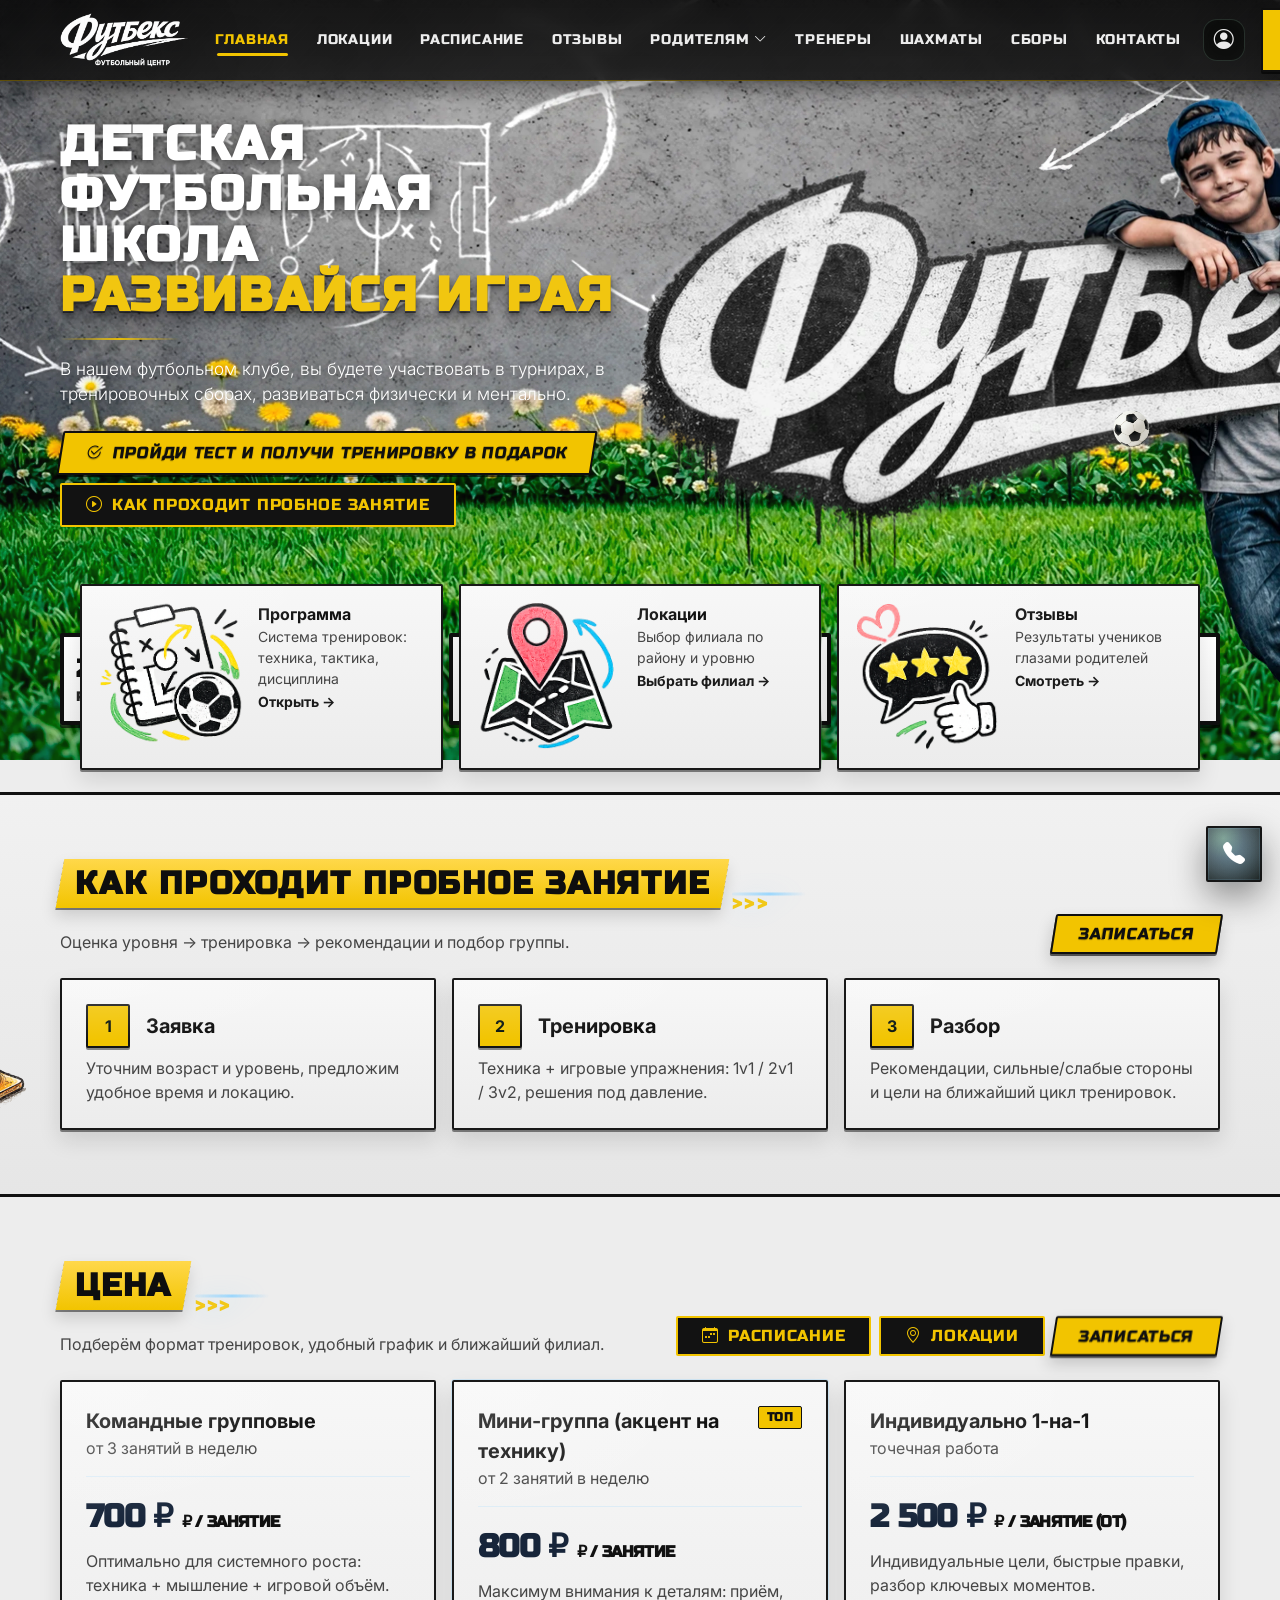
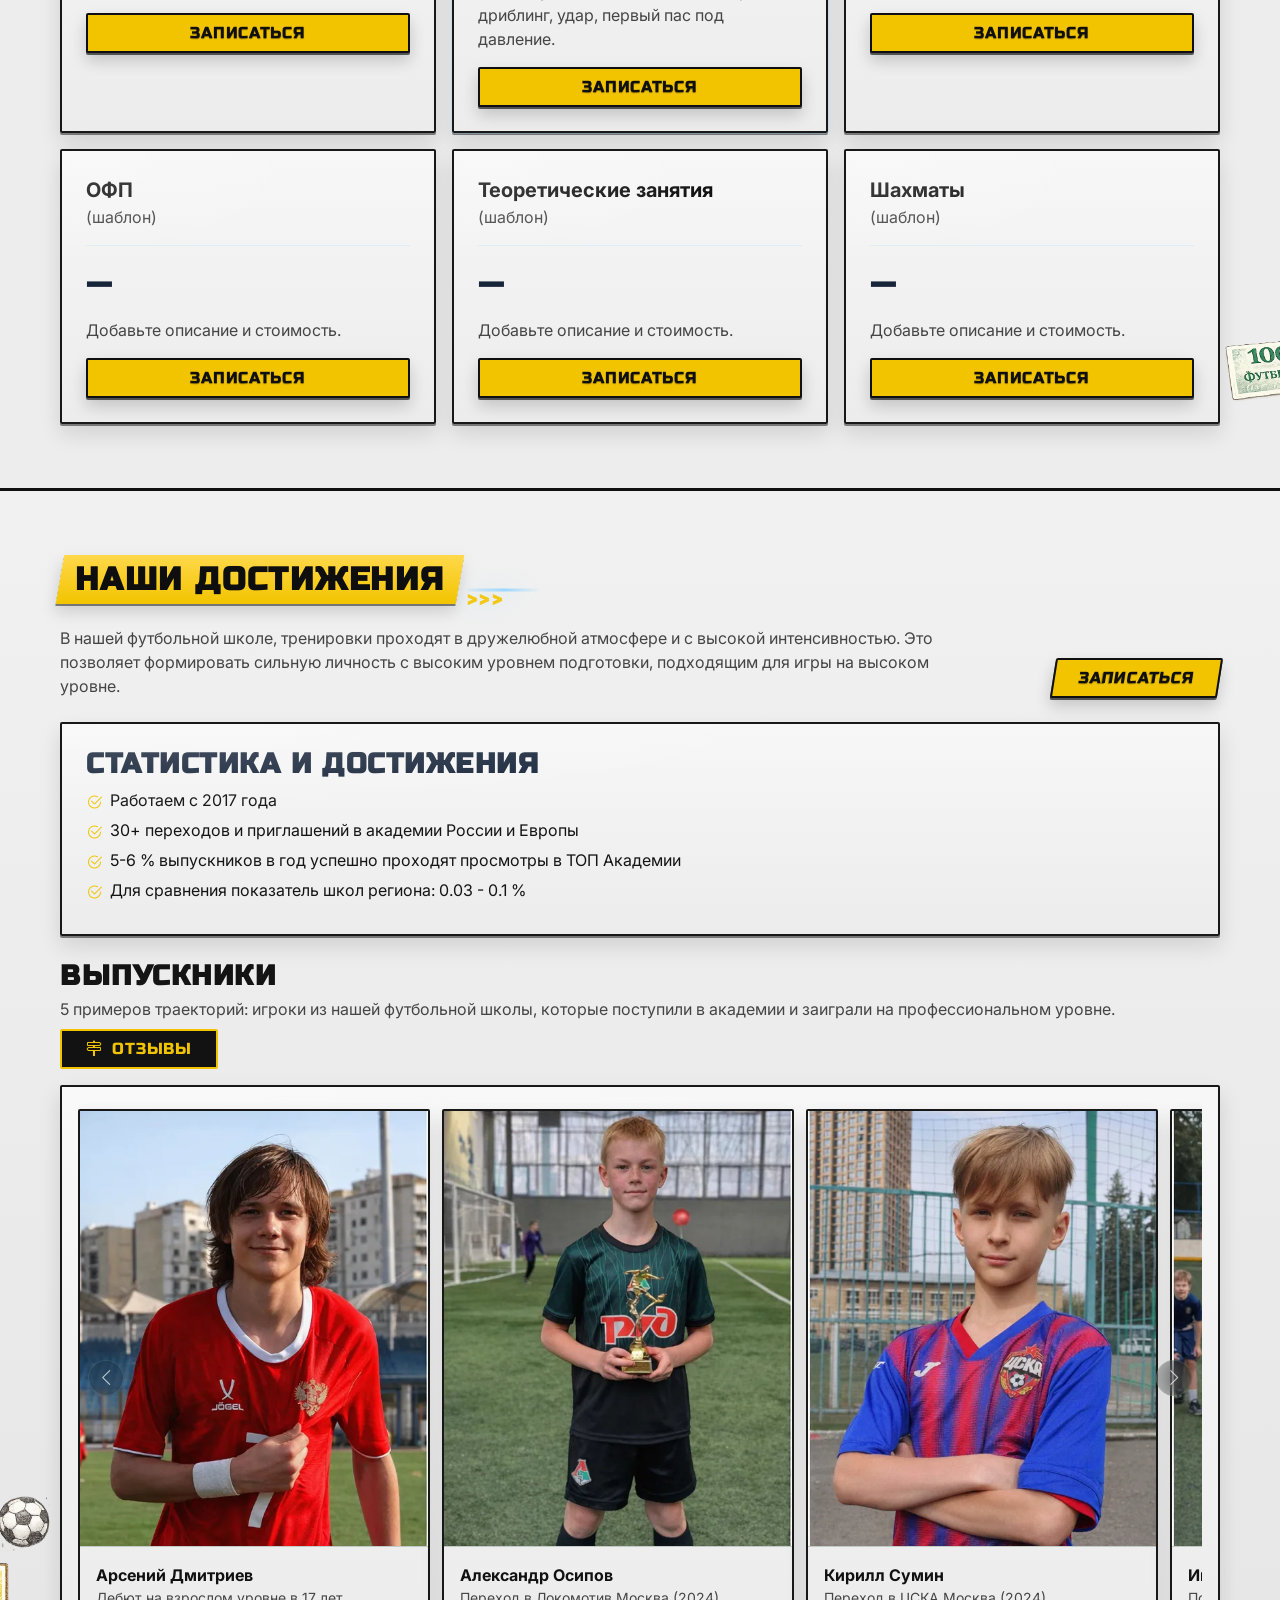
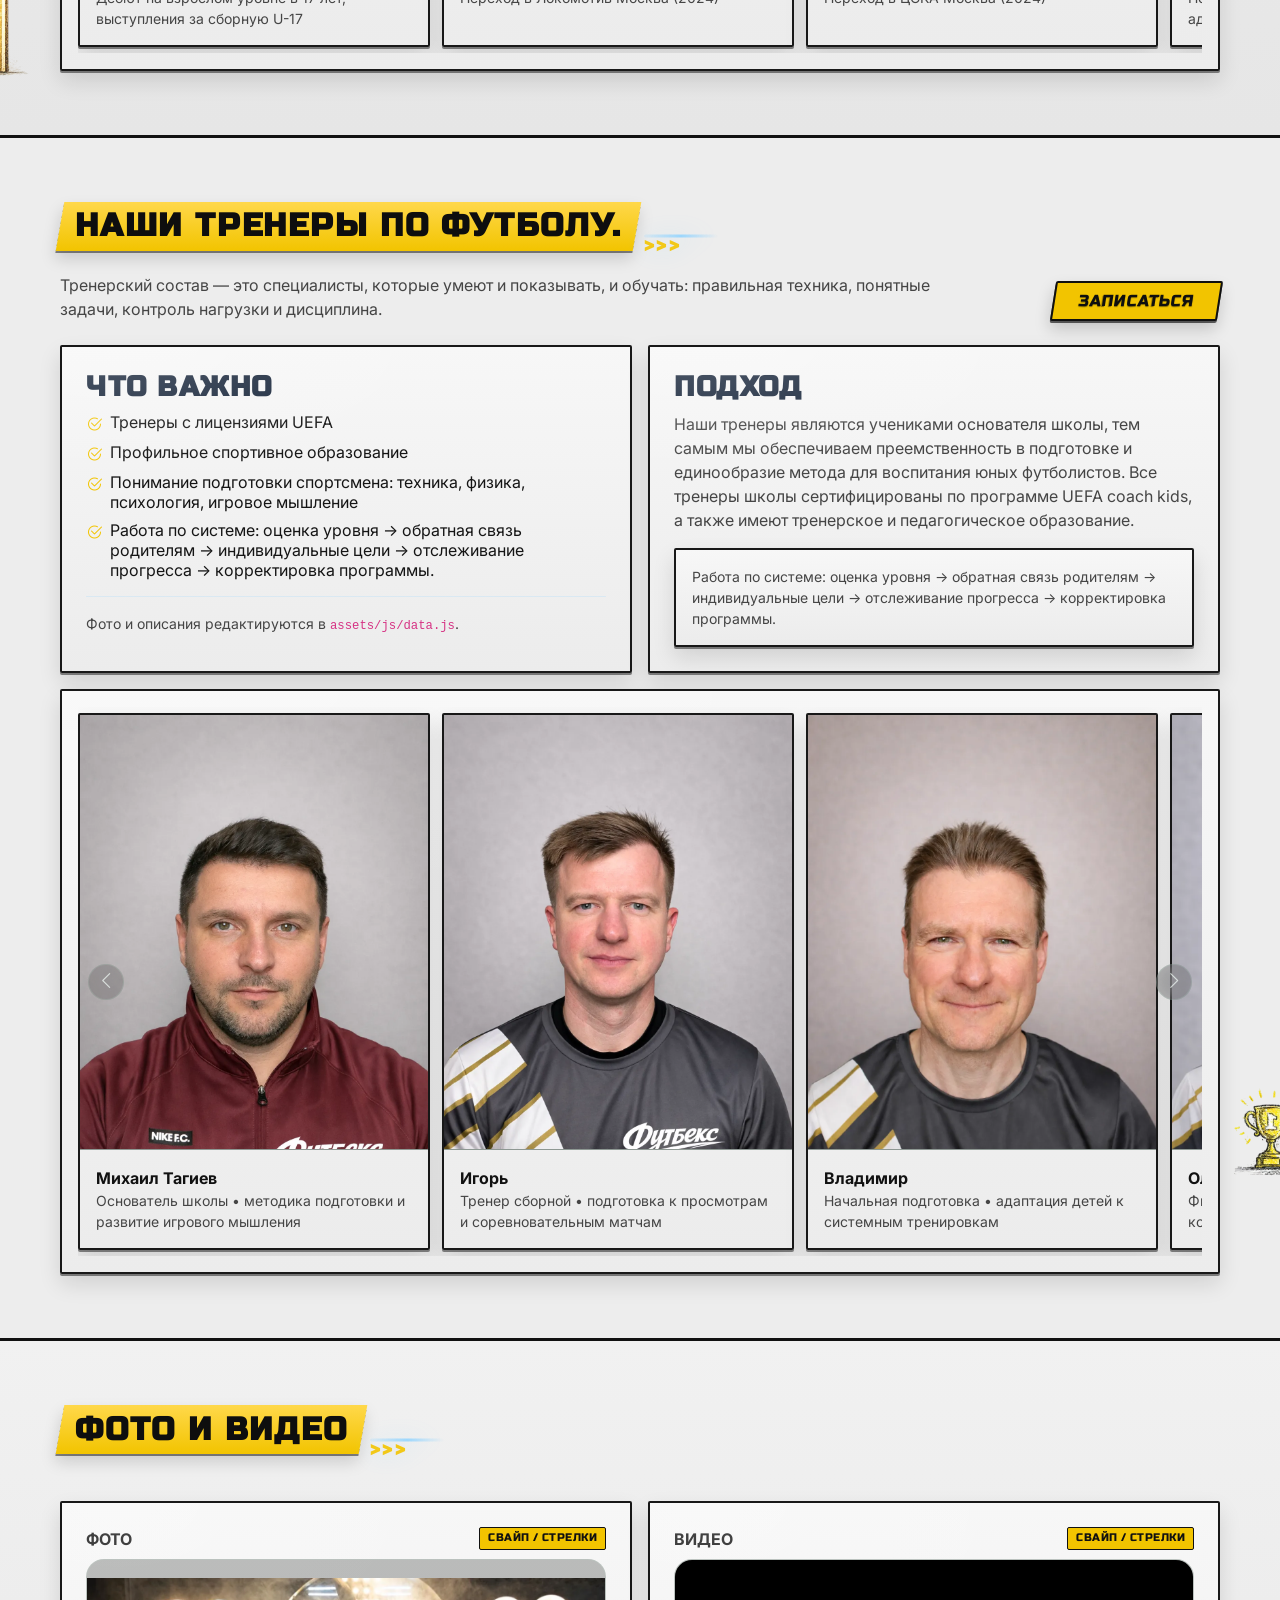
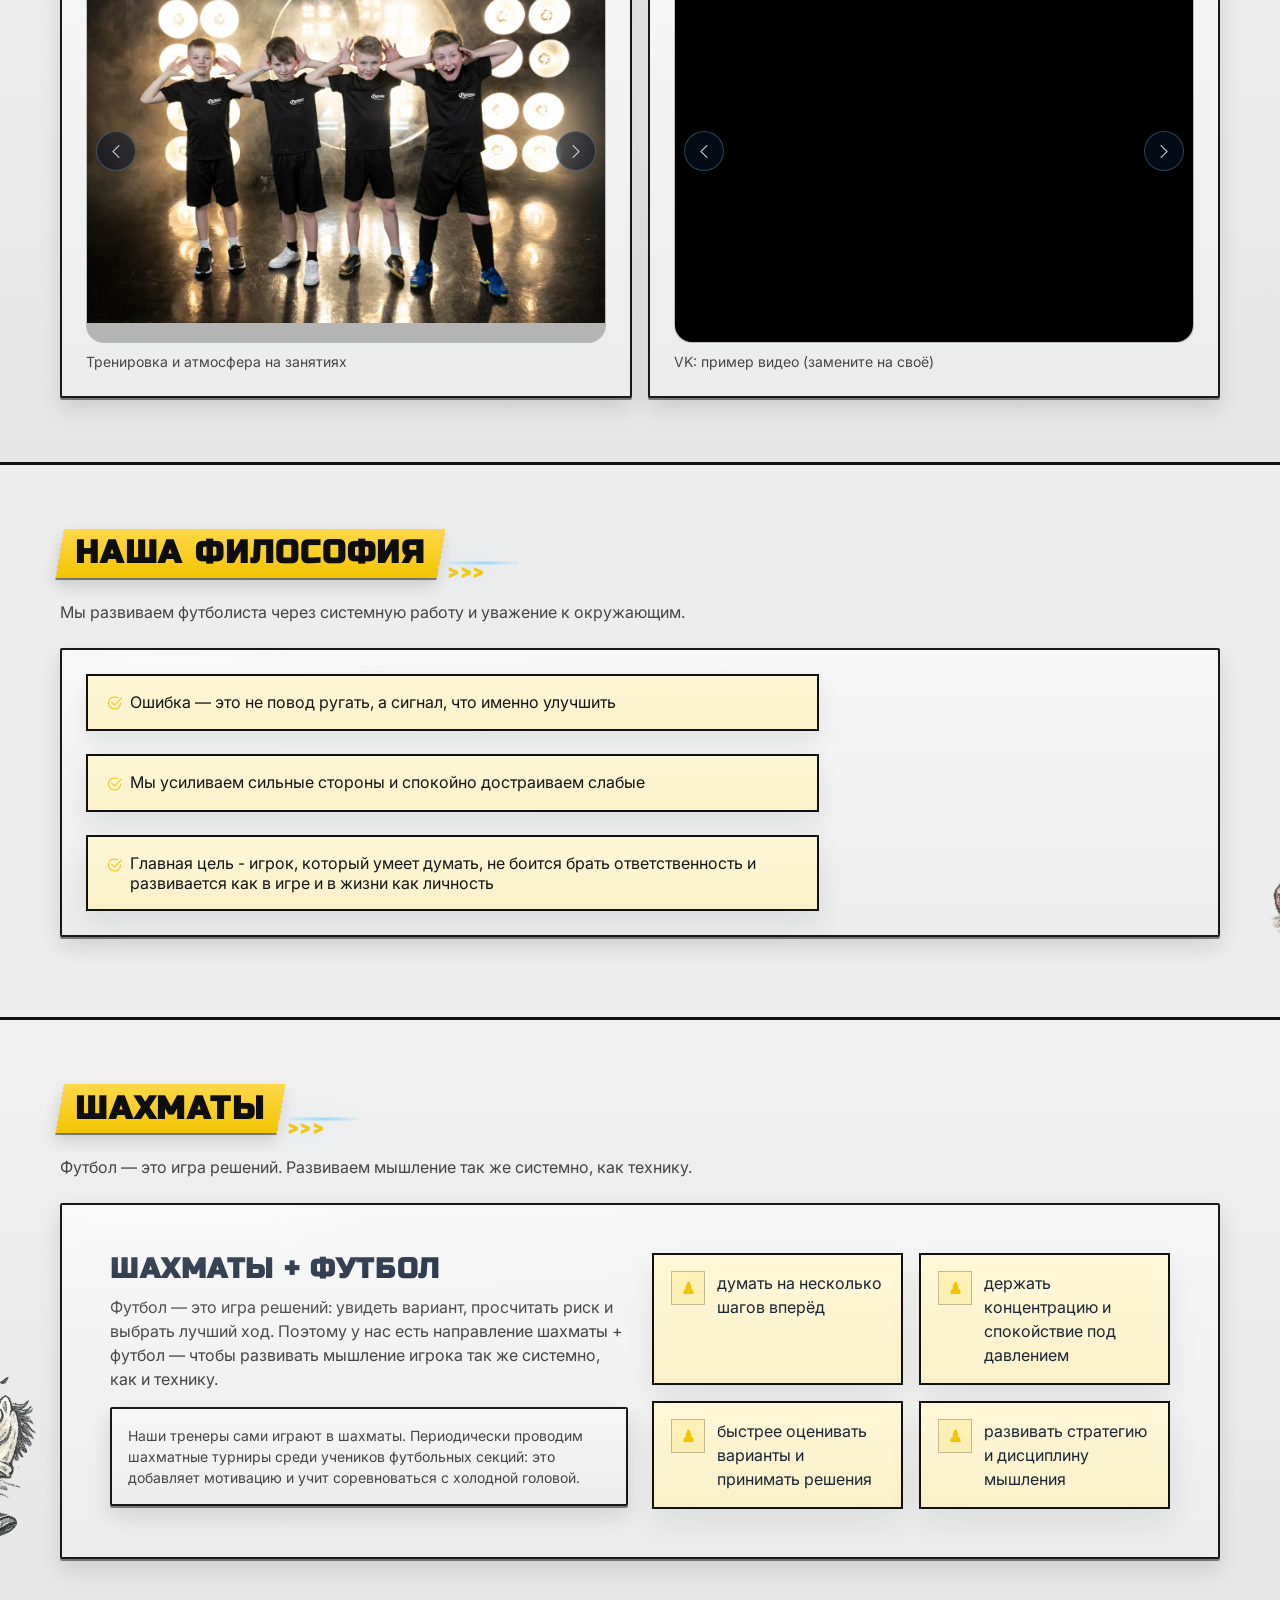
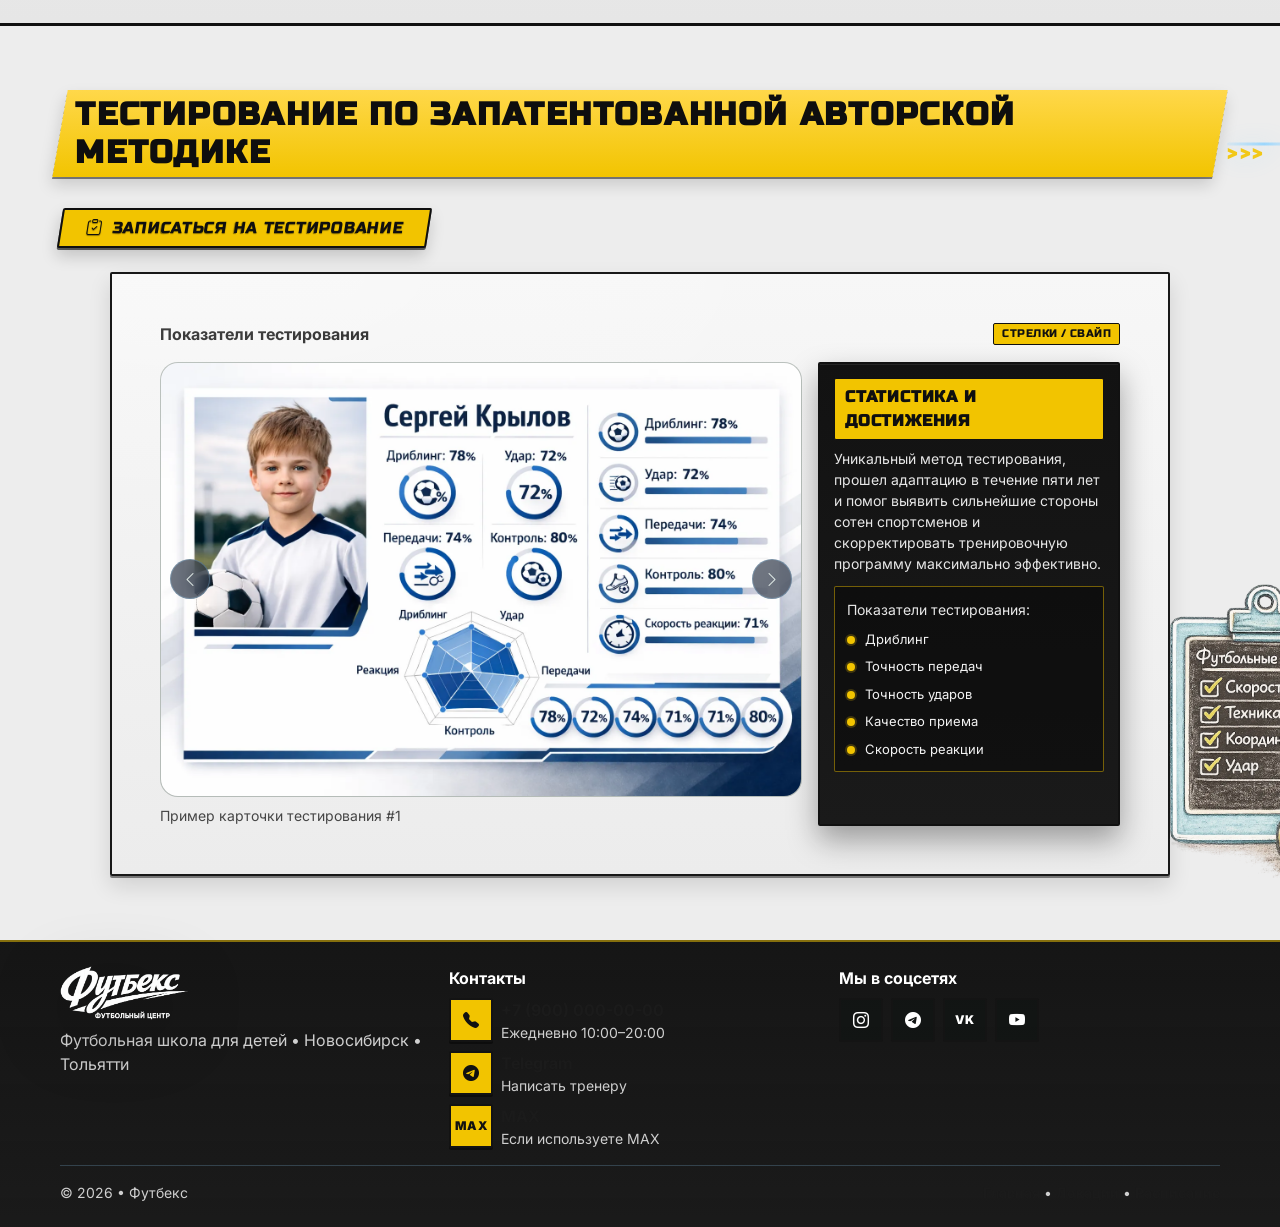
<file: Site/index.html>
<!doctype html>
<!-- VERSION: v62 | WORKING FOLDER: 62/skillplus-landing -->
<html lang="ru">
<head>
  <meta charset="utf-8" />
  <meta name="viewport" content="width=device-width, initial-scale=1" />
  <title>Детская футбольная школа — Новосибирск | Пробное занятие</title>
  <meta name="description" content="Детская футбольная школа в Новосибирске. Техника, мышление, физика и обратная связь. Запись на пробное занятие." />

  <!-- Bootstrap / Icons -->
  <link href="https://cdn.jsdelivr.net/npm/bootstrap@5.3.3/dist/css/bootstrap.min.css" rel="stylesheet">
  <link href="https://cdn.jsdelivr.net/npm/bootstrap-icons@1.11.3/font/bootstrap-icons.min.css" rel="stylesheet">
  <link rel="preconnect" href="https://fonts.googleapis.com">
  <link rel="preconnect" href="https://fonts.gstatic.com" crossorigin>
  <link href="https://fonts.googleapis.com/css2?family=Inter:wght@400;500;700;800&family=Russo+One&display=swap" rel="stylesheet">

  <!-- AOS (CSS only, JS loads in app.js if enabled) -->
  <link href="https://cdn.jsdelivr.net/npm/aos@2.3.4/dist/aos.css" rel="stylesheet">

  <!-- Theme -->
  <link href="assets/css/theme.css" rel="stylesheet">
  <link href="assets/css/components.css" rel="stylesheet">
  <link href="assets/css/theme-football.css" rel="stylesheet">
</head>

<body data-page="index" data-bs-spy="scroll" data-bs-target=".navbar" data-bs-offset="88" tabindex="0">

  <!-- Injected: nav -->
  <div id="siteNav"></div>

  <!-- HERO -->
  <header id="home" class="bg-hero hero hero--index" data-hero-bg>
    <div class="container">
      <div class="row align-items-center g-3 g-lg-4">
        <!-- Left: copy -->
        <div class="col-lg-6 hero-copy" data-aos="fade-up" data-aos-duration="900">

          <h1 class="display-5">
            <span id="heroTitle">Детская футбольная школа</span><br>
            <span id="heroHighlight" style="color:var(--accent-3); text-shadow: 0 0 18px rgba(143,211,255,.22);">Развивайся играя</span>
          </h1>

          <div class="neon-rule my-3"></div>


          <!-- Mobile: hide long description to avoid clutter; actions are moved under the hero image -->
          <p class="lead mb-4 d-none d-xl-block" id="heroSubhead">
            В нашем футбольном клубе, вы будете участвовать в турнирах, в тренировочных сборах, развиваться физически и ментально.
          </p>

          <!-- Desktop actions (stay near the text) -->
          <div class="d-none d-lg-flex flex-wrap gap-2 mb-4">
            <button type="button" class="btn btn-accent px-4 py-2" data-bs-toggle="modal" data-bs-target="#quizModal">
              <i class="bi bi-check2-circle me-1"></i> Пройди тест и получи тренировку в подарок
            </button>
            <a class="btn btn-outline-accent px-4 py-2" href="#steps">
              <i class="bi bi-play-circle me-1"></i> Как проходит пробное занятие
            </a>
          </div>

        </div>
      </div>

      <div class="hero-boy-layer" aria-hidden="true">
        <div class="hero-visual">
          <img src="assets/img/heroboy.webp" alt="" loading="eager" fetchpriority="high">
        </div>
        <img class="hero-decor hero-decor--arrow" src="assets/img/arrow.webp" alt="" loading="lazy">
        <img class="hero-decor hero-decor--ball" src="assets/img/ball.webp" alt="" loading="lazy">
      </div>

      <!-- Mobile: actions (moved lower, closer to KPI) -->
      <div class="d-lg-none mt-2 mb-3 hero-mobile-actions">
        <div class="d-grid gap-2">
          <button type="button" class="btn btn-accent px-4 py-2" data-bs-toggle="modal" data-bs-target="#quizModal">
            <i class="bi bi-check2-circle me-1"></i> Пройди тест и получи тренировку в подарок
          </button>
          <a class="btn btn-outline-accent px-4 py-2" href="#steps">
            <i class="bi bi-play-circle me-1"></i> Как проходит пробное занятие
          </a>
        </div>
      </div>

      <!-- Hero metrics -->
      <div class="row g-2 mt-5 hero-kpis-cutoff" id="heroKpis"></div>
    </div>
  </header>

  <!-- Quick links (start on white background right after hero cutoff) -->
  <section class="hero-quick-links">
    <div class="container">
      <div class="row g-3 kpi-grid" data-aos="fade-up" data-aos-delay="150">
        <div class="col-12 col-lg-4">
          <div class="card-dark p-3 h-100">
            <div class="d-flex gap-3">
              <div class="feature-icon"><img class="feature-icon-img" src="assets/img/elementsinblock/program.png" alt="Программа"></div>
              <div>
                <div class="fw-bold">Программа</div>
                <div class="muted small">Система тренировок: техника, тактика, дисциплина</div>
                <a class="link-accent small" href="program.html">Открыть →</a>
              </div>
            </div>
          </div>
        </div>
        <div class="col-12 col-lg-4">
          <div class="card-dark p-3 h-100">
            <div class="d-flex gap-3">
              <div class="feature-icon"><img class="feature-icon-img" src="assets/img/elementsinblock/location.png" alt="Локации"></div>
              <div>
                <div class="fw-bold">Локации</div>
                <div class="muted small">Выбор филиала по району и уровню</div>
                <a class="link-accent small" href="locations.html">Выбрать филиал →</a>
              </div>
            </div>
          </div>
        </div>
        <div class="col-12 col-lg-4">
          <div class="card-dark p-3 h-100">
            <div class="d-flex gap-3">
              <div class="feature-icon"><img class="feature-icon-img" src="assets/img/elementsinblock/rewies.png" alt="Отзывы"></div>
              <div>
                <div class="fw-bold">Отзывы</div>
                <div class="muted small">Результаты учеников глазами родителей</div>
                <a class="link-accent small" href="reviews.html">Смотреть →</a>
              </div>
            </div>
          </div>
        </div>
      </div>
    </div>
  </section>

  <!-- STEPS -->
  <section id="steps">
    <div class="container">
      <span class="section-decor section-decor--steps" aria-hidden="true"></span>
      <div class="d-flex align-items-end justify-content-between flex-wrap gap-2 mb-4">
        <div>
          <h2 class="section-title">Как проходит пробное занятие</h2>
          <div class="section-sub">Оценка уровня → тренировка → рекомендации и подбор группы.</div>
        </div>
        <button class="btn btn-accent px-4" data-bs-toggle="modal" data-bs-target="#signupModal">Записаться</button>
      </div>

      <div class="row g-3">
        <div class="col-lg-4" data-aos="fade-up">
          <div class="card-dark p-4 h-100">
            <div class="d-flex align-items-center gap-3 mb-2">
              <div class="brand-badge" style="width:44px;height:44px;border-radius:18px;"><b style="color:#06110b;">1</b></div>
              <div class="fw-bold fs-5">Заявка</div>
            </div>
            <div class="muted">Уточним возраст и уровень, предложим удобное время и локацию.</div>
          </div>
        </div>
        <div class="col-lg-4" data-aos="fade-up" data-aos-delay="100">
          <div class="card-dark p-4 h-100">
            <div class="d-flex align-items-center gap-3 mb-2">
              <div class="brand-badge" style="width:44px;height:44px;border-radius:18px;"><b style="color:#06110b;">2</b></div>
              <div class="fw-bold fs-5">Тренировка</div>
            </div>
            <div class="muted">Техника + игровые упражнения: 1v1 / 2v1 / 3v2, решения под давление.</div>
          </div>
        </div>
        <div class="col-lg-4" data-aos="fade-up" data-aos-delay="200">
          <div class="card-dark p-4 h-100">
            <div class="d-flex align-items-center gap-3 mb-2">
              <div class="brand-badge" style="width:44px;height:44px;border-radius:18px;"><b style="color:#06110b;">3</b></div>
              <div class="fw-bold fs-5">Разбор</div>
            </div>
            <div class="muted">Рекомендации, сильные/слабые стороны и цели на ближайший цикл тренировок.</div>
          </div>
        </div>
      </div>
    </div>
  </section>

  
  <!-- 1) PRICING / SCHEDULE / LOCATIONS -->
  
<section id="pricing">
  <div class="container" data-aos="fade-up">
    <span class="section-decor section-decor--pricing" aria-hidden="true"></span>
    <div class="d-flex align-items-end justify-content-between flex-wrap gap-2 mb-4">
      <div>
        <h2 class="section-title">Цена</h2>
        <div class="section-sub">Подберём формат тренировок, удобный график и ближайший филиал.</div>
      </div>

      <div class="d-flex flex-wrap gap-2">
        <a class="btn btn-outline-accent px-4" href="schedule.html"><i class="bi bi-calendar-week me-1"></i> Расписание</a>
        <a class="btn btn-outline-accent px-4" href="locations.html"><i class="bi bi-geo-alt me-1"></i> Локации</a>
        <button class="btn btn-accent px-4" data-bs-toggle="modal" data-bs-target="#signupModal">Записаться</button>
      </div>
    </div>

    <div class="row g-3" id="pricingCards"></div>
  </div>
</section>
<!-- 2) RESULT -->
  <section id="result">
    <div class="container" data-aos="fade-up">
      <span class="section-decor section-decor--result" aria-hidden="true"></span>
      <div class="d-flex align-items-end justify-content-between flex-wrap gap-2 mb-4">
        <div>
          <h2 class="section-title">Наши достижения</h2>
          <div class="section-sub">
            В нашей футбольной школе, тренировки проходят в дружелюбной атмосфере и с высокой интенсивностью. Это позволяет формировать сильную личность с высоким уровнем подготовки, подходящим для игры на высоком уровне.
          </div>
        </div>
        <button class="btn btn-accent px-4" data-bs-toggle="modal" data-bs-target="#signupModal">Записаться</button>
      </div>

      <div class="card-dark p-4">
        <h3 class="fw-black mb-2" style="font-weight:950;">Статистика и достижения</h3>
        <div id="resultStats" class="list-check"></div>
      </div>

      <div class="mt-4">
        <div class="d-flex align-items-end justify-content-between flex-wrap gap-2 mb-3">
          <div>
            <h3 class="fw-black mb-1" style="font-weight:950;">Выпускники</h3>
            <div class="muted">5 примеров траекторий: игроки из нашей футбольной школы, которые поступили в академии и заиграли на профессиональном уровне.</div>
          </div>
          <a class="btn btn-outline-accent px-4" href="reviews.html#trajectories"><i class="bi bi-signpost-2 me-1"></i> Отзывы</a>
        </div>

        <!-- Desktop: scrollable carousel with arrows (supports any number of cards) -->
        <div class="d-none d-lg-block">
          <div class="card-dark p-3">
            <div class="mini-carousel-wrap desktop-snap">
              <div class="snap-carousel" id="graduatesDesktopScroller" aria-label="Выпускники (десктоп)"></div>
              <button class="carousel-arrow carousel-arrow--left js-snap-prev" type="button" data-snap-target="#graduatesDesktopScroller" aria-label="Назад">
                <i class="bi bi-chevron-left"></i>
              </button>
              <button class="carousel-arrow carousel-arrow--right js-snap-next" type="button" data-snap-target="#graduatesDesktopScroller" aria-label="Далее">
                <i class="bi bi-chevron-right"></i>
              </button>
            </div>
          </div>
        </div>

        <!-- Mobile carousel -->
        <div class="d-lg-none">
                    <div class="mini-carousel-wrap">
            <div id="graduatesCarousel" class="carousel slide mini-carousel" data-bs-interval="false">
              <div class="carousel-inner" id="graduatesCarouselInner"></div>
            </div>
            <button class="carousel-arrow carousel-arrow--left" type="button" data-bs-target="#graduatesCarousel" data-bs-slide="prev" aria-label="Назад">
              <i class="bi bi-chevron-left"></i>
            </button>
            <button class="carousel-arrow carousel-arrow--right" type="button" data-bs-target="#graduatesCarousel" data-bs-slide="next" aria-label="Далее">
              <i class="bi bi-chevron-right"></i>
            </button>
          </div>
</div>

      </div>
    </div>
  </section>

  <!-- 3) COACHES -->
  <section id="coaches">
    <div class="container" data-aos="fade-up">
      <span class="section-decor section-decor--coaches" aria-hidden="true"></span>
      <div class="d-flex align-items-end justify-content-between flex-wrap gap-2 mb-4">
        <div>
          <h2 class="section-title">Наши тренеры по футболу.</h2>
          <div class="section-sub">
            Тренерский состав — это специалисты, которые умеют и показывать, и обучать: правильная техника, понятные задачи, контроль нагрузки и дисциплина.
          </div>
        </div>
        <button class="btn btn-accent px-4" data-bs-toggle="modal" data-bs-target="#signupModal">Записаться</button>
      </div>

      <div class="row g-3 align-items-stretch">
        <div class="col-lg-6">
          <div class="card-dark p-4 h-100">
            <h3 class="fw-black mb-2" style="font-weight:950;">Что важно</h3>
            <div id="coachBullets" class="list-check"></div>
            <div class="soft-line my-3"></div>
            <div class="muted small">Фото и описания редактируются в <code>assets/js/data.js</code>.</div>
          </div>
        </div>
        <div class="col-lg-6">
          <div class="card-dark p-4 h-100">
            <h3 class="fw-black mb-2" style="font-weight:950;">Подход</h3>
            <div class="muted">
              Наши тренеры являются учениками основателя школы, тем самым мы обеспечиваем преемственность в подготовке и единообразие метода для воспитания юных футболистов. Все тренеры школы сертифицированы по программе UEFA coach kids, а также имеют тренерское и педагогическое образование.
            </div>
            <div class="glass p-3 mt-3">
              <div class="muted small">Работа по системе: оценка уровня → обратная связь родителям → индивидуальные цели → отслеживание прогресса → корректировка программы.</div>
            </div>
          </div>
        </div>
      </div>

      <!-- Desktop: scrollable carousel with arrows (supports any number of cards) -->
      <div class="d-none d-lg-block mt-3">
        <div class="card-dark p-3">
          <div class="mini-carousel-wrap desktop-snap">
            <div class="snap-carousel" id="coachesDesktopScroller" aria-label="Тренеры (десктоп)"></div>
            <button class="carousel-arrow carousel-arrow--left js-snap-prev" type="button" data-snap-target="#coachesDesktopScroller" aria-label="Назад">
              <i class="bi bi-chevron-left"></i>
            </button>
            <button class="carousel-arrow carousel-arrow--right js-snap-next" type="button" data-snap-target="#coachesDesktopScroller" aria-label="Далее">
              <i class="bi bi-chevron-right"></i>
            </button>
          </div>
        </div>
      </div>

      <!-- Mobile: листание в окошке -->
      <div class="d-lg-none mt-3">
        <div class="card-dark p-3">
                    <div class="mini-carousel-wrap">
            <div id="coachesCarousel" class="carousel slide mini-carousel" data-bs-interval="false">
              <div class="carousel-inner" id="coachesCarouselInner"></div>
            </div>
            <button class="carousel-arrow carousel-arrow--left" type="button" data-bs-target="#coachesCarousel" data-bs-slide="prev" aria-label="Назад">
              <i class="bi bi-chevron-left"></i>
            </button>
            <button class="carousel-arrow carousel-arrow--right" type="button" data-bs-target="#coachesCarousel" data-bs-slide="next" aria-label="Далее">
              <i class="bi bi-chevron-right"></i>
            </button>
          </div>
</div>
      </div>

    </div>
  </section>


<!-- MEDIA: PHOTO + VIDEO -->
<section id="media">
  <div class="container" data-aos="fade-up">
    <span class="section-decor section-decor--media" aria-hidden="true"></span>
    <div class="d-flex align-items-end justify-content-between flex-wrap gap-2 mb-4">
      <div>
        <h2 class="section-title">Фото и видео</h2>
        <div class="section-sub"></div>
      </div>
      
    </div>

    <div class="row g-3">
      <div class="col-lg-6">
        <div class="card-dark p-4 h-100 media-card">
          <div class="d-flex align-items-center justify-content-between mb-2">
            <div class="fw-bold">ФОТО</div>
            <span class="pill-mini">Свайп / стрелки</span>
          </div>

          <div class="media-frame" aria-label="Слайды фото">
            <button class="media-arrow media-arrow--left" type="button" id="photoPrev" aria-label="Предыдущее фото"><i class="bi bi-chevron-left"></i></button>
            <button class="media-arrow media-arrow--right" type="button" id="photoNext" aria-label="Следующее фото"><i class="bi bi-chevron-right"></i></button>

            <div id="mediaPhotoStage"></div>
          </div>

          <div id="mediaPhotoCaption" class="muted small mt-2" style="display:none"></div>
        </div>
      </div>

      <div class="col-lg-6">
        <div class="card-dark p-4 h-100 media-card">
          <div class="d-flex align-items-center justify-content-between mb-2">
            <div class="fw-bold">ВИДЕО</div>
            <span class="pill-mini">Свайп / стрелки</span>
          </div>

          <div class="media-frame" aria-label="Слайды видео">
            <button class="media-arrow media-arrow--left" type="button" id="videoPrev" aria-label="Предыдущее видео"><i class="bi bi-chevron-left"></i></button>
            <button class="media-arrow media-arrow--right" type="button" id="videoNext" aria-label="Следующее видео"><i class="bi bi-chevron-right"></i></button>

            <div id="mediaVideoStage"></div>
          </div>

          <div id="mediaVideoCaption" class="muted small mt-2" style="display:none"></div>
        </div>
      </div>
    </div>
  </div>
</section>




<!-- 5) PHILOSOPHY -->
  <section id="philosophy">
    <div class="container" data-aos="fade-up">
      <span class="section-decor section-decor--philosophy" aria-hidden="true"></span>
      <div class="d-flex align-items-end justify-content-between flex-wrap gap-2 mb-4">
        <div>
          <h2 class="section-title">Наша философия</h2>
          <div class="section-sub">Мы развиваем футболиста через системную работу и уважение к окружающим.</div>
        </div>
      </div>

      <div class="card-dark p-4 mb-3">
        <div class="row align-items-center g-3">
          <div class="col-lg-8">
            <div class="list-check">
              <div class="d-flex gap-2 align-items-start mb-2 philosophy-line philosophy-line--one">
                <i class="bi bi-check2-circle"></i>
                <div>Ошибка — это не повод ругать, а сигнал, что именно улучшить</div>
              </div>
              <div class="d-flex gap-2 align-items-start mb-2 philosophy-line philosophy-line--two">
                <i class="bi bi-check2-circle"></i>
                <div>Мы усиливаем сильные стороны и спокойно достраиваем слабые</div>
              </div>
              <div class="d-flex gap-2 align-items-start philosophy-line philosophy-line--three">
                <i class="bi bi-check2-circle"></i>
                <div>Главная цель - игрок, который умеет думать, не боится брать ответственность и развивается как в игре и в жизни как личность</div>
              </div>
            </div>
          </div>
        </div>
      </div>
    </div>
  </section>

  <!-- 6) PROGRAM -->

<!-- 7) CHESS -->
  <section id="chess">
    <div class="container" data-aos="fade-up">
      <span class="section-decor section-decor--chess" aria-hidden="true"></span>
      <div class="d-flex align-items-end justify-content-between flex-wrap gap-2 mb-4">
        <div>
          <h2 class="section-title">Шахматы</h2>
          <div class="section-sub">Футбол — это игра решений. Развиваем мышление так же системно, как технику.</div>
        </div>
      </div>

      <div id="chessBlockHome"></div>
    </div>
  </section>

<!-- Injected: footer -->
  
<!-- FINAL: TESTING -->
<section id="testing">
  <div class="container" data-aos="fade-up">
    <span class="section-decor section-decor--testing" aria-hidden="true"></span>
    <div class="d-flex align-items-end justify-content-between flex-wrap gap-2 mb-4">
      <div>
        <h2 class="section-title">Тестирование по запатентованной авторской методике</h2>
        <div class="section-sub"></div>
      </div>
      <button class="btn btn-accent px-4" data-bs-toggle="modal" data-bs-target="#signupModal">
        <i class="bi bi-clipboard-check me-1"></i> Записаться на тестирование
      </button>
    </div>

    <div class="card-dark p-4 p-lg-5 media-card testing-card" aria-label="Слайдер тестирования">
      <div class="d-flex align-items-center justify-content-between flex-wrap gap-2 mb-3">
        <div class="fw-bold">Показатели тестирования</div>
        <span class="pill-mini">Стрелки / свайп</span>
      </div>

      <div class="testing-grid">
        <div class="testing-media-col">
          <div class="media-frame testing-media" aria-label="Слайды тестирования">
            <button class="media-arrow media-arrow--left" type="button" id="testingPrev" aria-label="Предыдущая карточка"><i class="bi bi-chevron-left"></i></button>
            <button class="media-arrow media-arrow--right" type="button" id="testingNext" aria-label="Следующая карточка"><i class="bi bi-chevron-right"></i></button>
            <div id="testingStage"></div>
          </div>
          <div id="testingCaption" class="muted small mt-2" style="display:none"></div>
        </div>

        <aside class="testing-info" aria-label="Описание тестирования">
          <div class="testing-info-title">Статистика и достижения</div>
          <div class="muted small">
            Уникальный метод тестирования, прошел адаптацию в течение пяти лет и помог выявить сильнейшие стороны сотен спортсменов и скорректировать тренировочную программу максимально эффективно.
          </div>
          <div class="testing-info-box">
            <div class="muted small">Показатели тестирования:</div>
            <ul class="testing-info-list">
              <li><span class="dot"></span> Дриблинг</li>
              <li><span class="dot"></span> Точность передач</li>
              <li><span class="dot"></span> Точность ударов</li>
              <li><span class="dot"></span> Качество приема</li>
              <li><span class="dot"></span> Скорость реакции</li>
            </ul>
          </div>
        </aside>
      </div>

    </div>
  </div>
</section>


<div id="siteFooter"></div>

  <!-- Injected: modal -->
  <div id="siteModalHost"></div>

  <!-- Injected: sticky CTA + top button -->
  <div id="siteFloatingHost"></div>

  <!-- Scripts -->
  <script src="https://cdn.jsdelivr.net/npm/bootstrap@5.3.3/dist/js/bootstrap.bundle.min.js"></script>

  <script src="assets/js/config.js"></script>
  <script src="assets/js/data.js"></script>
  <script src="assets/js/partials.js"></script>
  <script src="assets/js/app.js"></script>

  <!-- VK iframe helper (prevents VK end-screen recommendations) -->
  <script src="assets/js/vk-embed.js"></script>

  <script src="assets/js/render-index.js"></script>
  <script src="assets/js/media-cards.js"></script>
  <script src="assets/js/quiz.js"></script>
  <script src="assets/js/forms.js"></script>
</body>
</html>
</file>
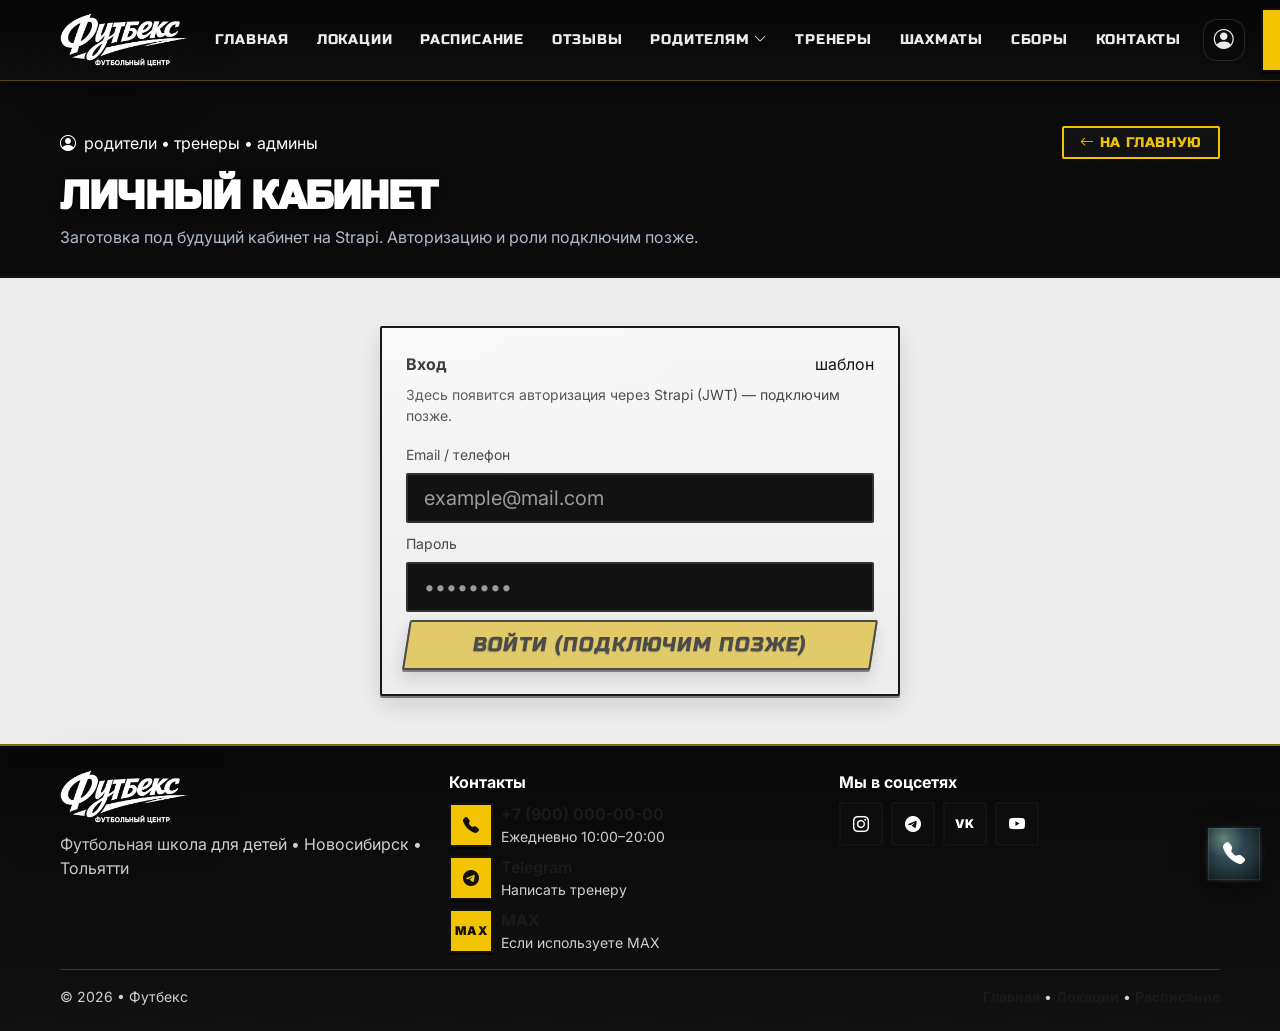
<file: Site/cabinet.html>
<!doctype html>
<html lang="ru">
<head>
  <meta charset="utf-8" />
  <meta name="viewport" content="width=device-width, initial-scale=1" />
  <title>Личный кабинет | Футбекс</title>
  <meta name="description" content="Заготовка под личный кабинет: родители, тренеры, админы." />

  <link href="https://cdn.jsdelivr.net/npm/bootstrap@5.3.3/dist/css/bootstrap.min.css" rel="stylesheet">
  <link href="https://cdn.jsdelivr.net/npm/bootstrap-icons@1.11.3/font/bootstrap-icons.min.css" rel="stylesheet">
  <link rel="preconnect" href="https://fonts.googleapis.com">
  <link rel="preconnect" href="https://fonts.gstatic.com" crossorigin>
  <link href="https://fonts.googleapis.com/css2?family=Inter:wght@400;500;700;800&family=Russo+One&display=swap" rel="stylesheet">

  <link href="assets/css/theme.css" rel="stylesheet">
  <link href="assets/css/components.css" rel="stylesheet">
  <link href="assets/css/theme-football.css" rel="stylesheet">
</head>
<body data-page="cabinet" tabindex="0">

  <div id="siteNav"></div>

  <header id="home" class="hero hero--page hero--plain">
    <div class="container">
      <div class="d-flex align-items-center gap-2 mb-3" data-aos="fade-up">
        <span class="badge-soft"><i class="bi bi-person-circle me-1"></i> родители • тренеры • админы</span>
        <a class="ms-auto btn btn-outline-accent btn-sm px-3" href="index.html"><i class="bi bi-arrow-left"></i> На главную</a>
      </div>

      <h1 class="display-6 mb-2" style="font-weight:950; letter-spacing:-.8px;" data-aos="fade-up" data-aos-delay="60">
        Личный кабинет
      </h1>
      <div class="muted" data-aos="fade-up" data-aos-delay="120">
        Заготовка под будущий кабинет на Strapi. Авторизацию и роли подключим позже.
      </div>
    </div>
  </header>

  <section class="py-5">
  <div class="container" data-aos="fade-up">
    <div class="d-flex justify-content-center">
      <div class="card-dark p-4" style="max-width: 520px; width: 100%;">
        <div class="d-flex align-items-center justify-content-between mb-2">
          <div class="fw-bold">Вход</div>
          <span class="badge-soft">шаблон</span>
        </div>
        <div class="muted small mb-3">Здесь появится авторизация через Strapi (JWT) — подключим позже.</div>

        <form class="row g-2">
          <div class="col-12">
            <label class="form-label muted small">Email / телефон</label>
            <input class="form-control form-control-lg" placeholder="example@mail.com" />
          </div>
          <div class="col-12">
            <label class="form-label muted small">Пароль</label>
            <input type="password" class="form-control form-control-lg" placeholder="••••••••" />
          </div>
          <div class="col-12 d-grid mt-2">
            <button type="button" class="btn btn-accent btn-lg" disabled>Войти (подключим позже)</button>
          </div>
        </form>
      </div>
    </div>
  </div>
</section>

  <div id="siteFooter"></div>
  <div id="siteModalHost"></div>
  <div id="siteFloatingHost"></div>

  <script src="assets/js/config.js"></script>
  <script src="assets/js/data.js"></script>
  <script src="assets/js/partials.js"></script>
  <script src="assets/js/app.js"></script>

  <script src="assets/js/forms.js"></script>
  <script src="assets/js/quiz.js"></script>

  <script src="https://cdn.jsdelivr.net/npm/bootstrap@5.3.3/dist/js/bootstrap.bundle.min.js"></script>
</body>
</html>
</file>
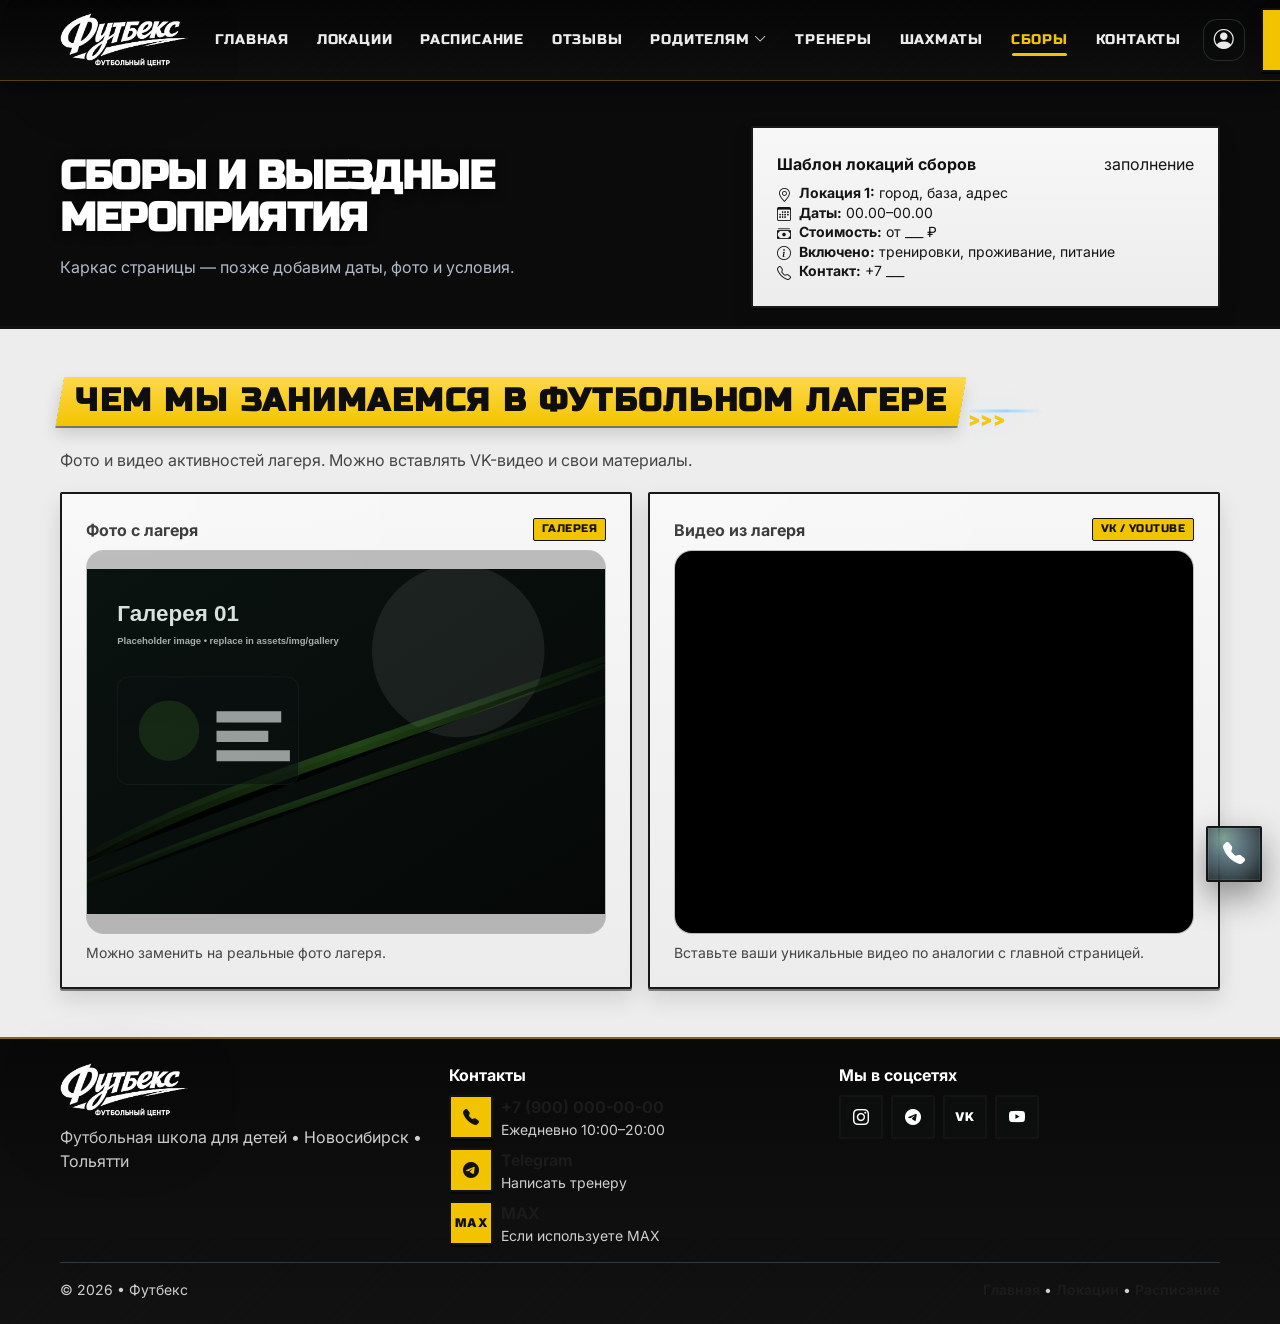
<file: Site/camps.html>
<!doctype html>
<html lang="ru">
<head>
  <meta charset="utf-8" />
  <meta name="viewport" content="width=device-width, initial-scale=1" />
  <title>Сборы | Футбекс</title>
  <meta name="description" content="Сборы и выездные мероприятия (каркас страницы)." />

  <link href="https://cdn.jsdelivr.net/npm/bootstrap@5.3.3/dist/css/bootstrap.min.css" rel="stylesheet">
  <link href="https://cdn.jsdelivr.net/npm/bootstrap-icons@1.11.3/font/bootstrap-icons.min.css" rel="stylesheet">
  <link rel="preconnect" href="https://fonts.googleapis.com">
  <link rel="preconnect" href="https://fonts.gstatic.com" crossorigin>
  <link href="https://fonts.googleapis.com/css2?family=Inter:wght@400;500;700;800&family=Russo+One&display=swap" rel="stylesheet">

  <link href="assets/css/theme.css" rel="stylesheet">
  <link href="assets/css/components.css" rel="stylesheet">
  <link href="assets/css/theme-football.css" rel="stylesheet">
</head>
<body data-page="camps" tabindex="0">

  <div id="siteNav"></div>

  <header id="home" class="hero hero--plain">
    <div class="container">
      <div class="row g-4 align-items-center">
        <div class="col-lg-7" data-aos="fade-up">

          <h1 class="display-6" style="font-weight:950; letter-spacing:-.8px;">
            Сборы и выездные мероприятия
          </h1>
          <div class="muted mt-3">Каркас страницы — позже добавим даты, фото и условия.</div>
        </div>

        <div class="col-lg-5" data-aos="fade-up" data-aos-delay="100">
          <div class="glass p-4">
            <div class="d-flex align-items-center justify-content-between mb-2">
              <div class="fw-bold">Шаблон локаций сборов</div>
              <span class="badge-soft">заполнение</span>
            </div>
            <div class="list-check small">
              <div class="d-flex gap-2"><i class="bi bi-geo-alt"></i><div><b>Локация 1:</b> город, база, адрес</div></div>
              <div class="d-flex gap-2"><i class="bi bi-calendar3"></i><div><b>Даты:</b> 00.00–00.00</div></div>
              <div class="d-flex gap-2"><i class="bi bi-cash-stack"></i><div><b>Стоимость:</b> от ___ ₽</div></div>
              <div class="d-flex gap-2"><i class="bi bi-info-circle"></i><div><b>Включено:</b> тренировки, проживание, питание</div></div>
              <div class="d-flex gap-2"><i class="bi bi-telephone"></i><div><b>Контакт:</b> +7 ___</div></div>
            </div>
          </div>
        </div>
      </div>
    </div>
  </header>

  <section class="py-5">
  <div class="container" data-aos="fade-up">
    <h2 class="section-title">Чем мы занимаемся в футбольном лагере</h2>
    <div class="section-sub">Фото и видео активностей лагеря. Можно вставлять VK-видео и свои материалы.</div>

    <div class="row g-3 mt-1">
      <div class="col-lg-6">
        <div class="card-dark p-4 h-100 media-card">
          <div class="d-flex align-items-center justify-content-between mb-2">
            <div class="fw-bold">Фото с лагеря</div>
            <span class="pill-mini">галерея</span>
          </div>
          <div class="media-frame">
            <div class="media-stage">
              <img class="media-img" src="assets/img/gallery/01.svg" alt="Фото лагеря" loading="lazy">
            </div>
          </div>
          <div class="muted small mt-2">Можно заменить на реальные фото лагеря.</div>
        </div>
      </div>
      <div class="col-lg-6">
        <div class="card-dark p-4 h-100 media-card">
          <div class="d-flex align-items-center justify-content-between mb-2">
            <div class="fw-bold">Видео из лагеря</div>
            <span class="pill-mini">VK / YouTube</span>
          </div>
          <div class="media-frame">
            <div class="media-stage">
              <iframe src="https://vk.com/video_ext.php?oid=-1&id=456239017&hd=2" title="Видео лагеря" allowfullscreen loading="lazy"></iframe>
            </div>
          </div>
          <div class="muted small mt-2">Вставьте ваши уникальные видео по аналогии с главной страницей.</div>
        </div>
      </div>
    </div>
  </div>
</section>

  <div id="siteFooter"></div>
  <div id="siteModalHost"></div>
  <div id="siteFloatingHost"></div>

  <script src="assets/js/config.js"></script>
  <script src="assets/js/data.js"></script>
  <script src="assets/js/partials.js"></script>
  <script src="assets/js/app.js"></script>

  <script src="assets/js/forms.js"></script>
  <script src="assets/js/quiz.js"></script>

  <script src="https://cdn.jsdelivr.net/npm/bootstrap@5.3.3/dist/js/bootstrap.bundle.min.js"></script>
</body>
</html>
</file>
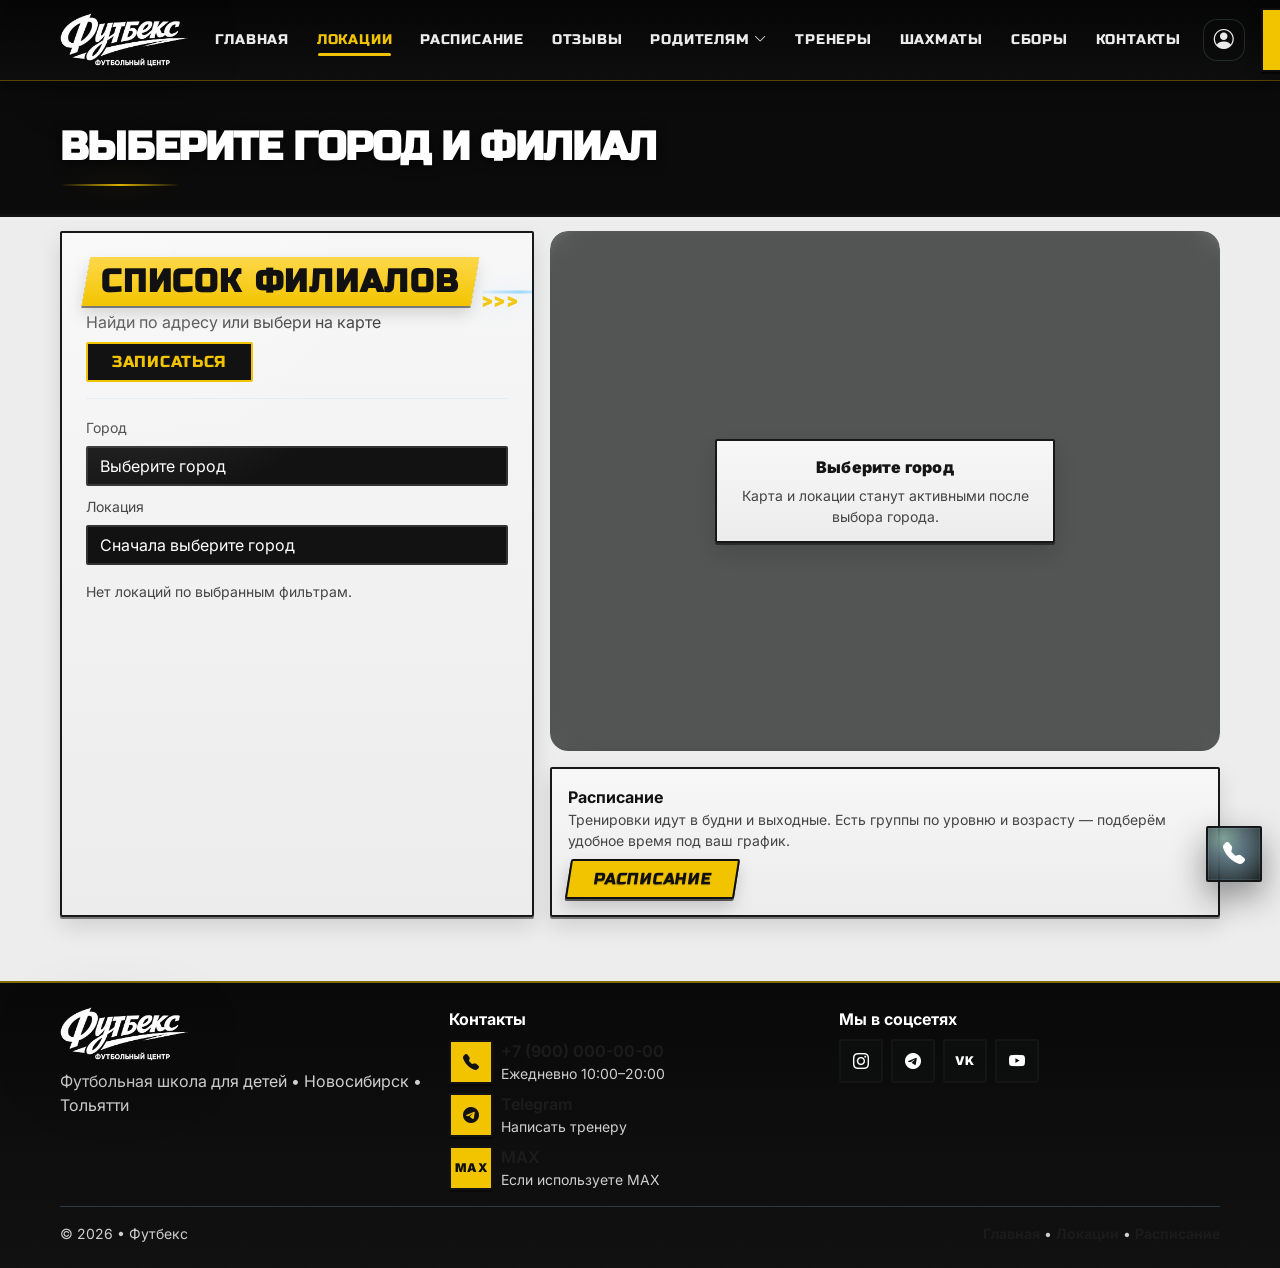
<file: Site/locations.html>
<!doctype html>
<html lang="ru">
<head>
  <meta charset="utf-8" />
  <meta name="viewport" content="width=device-width, initial-scale=1" />
  <title>Локации и филиалы | Футбекс</title>
  <meta name="description" content="Выберите ближайший филиал: карта + список + поиск. Запись на пробное занятие." />

  <link href="https://cdn.jsdelivr.net/npm/bootstrap@5.3.3/dist/css/bootstrap.min.css" rel="stylesheet">
  <link href="https://cdn.jsdelivr.net/npm/bootstrap-icons@1.11.3/font/bootstrap-icons.min.css" rel="stylesheet">
  <link rel="preconnect" href="https://fonts.googleapis.com">
  <link rel="preconnect" href="https://fonts.gstatic.com" crossorigin>
  <link href="https://fonts.googleapis.com/css2?family=Inter:wght@400;500;700;800&family=Russo+One&display=swap" rel="stylesheet">
  <link href="https://cdn.jsdelivr.net/npm/aos@2.3.4/dist/aos.css" rel="stylesheet">

  <link href="assets/css/theme.css" rel="stylesheet">
  <link href="assets/css/components.css" rel="stylesheet">
  <link href="assets/css/theme-football.css" rel="stylesheet">

  <style>
    #map{
      width: 100%;
      height: 520px;
      border-radius: var(--radius-lg);
      border: 1px solid rgba(190,255,220,.12);
      box-shadow: var(--shadow);
      overflow: hidden;
      background: rgba(10,16,14,.35);
    }
    @media (max-width: 992px){
      /* немного выше, чтобы на мобильных помещалось больше меток */
      #map{ height: 520px; }
    }

    @media (max-width: 575.98px){
      /* расширяем карту до краёв контейнера + чуть "отдаляем" */
      .map-wrap{ margin-left: -12px; margin-right: -12px; }
      #map{ border-radius: 18px; }
      #map .yandex-map{ transform: scale(.84); transform-origin: center center; }
    }

    /* Yandex constructor maps (responsive) */
    #map{ position: relative; }
    #map .yandex-map{ position: absolute; inset: 0; }
    #map .yandex-map > *,
    #map iframe{
      width: 100% !important;
      height: 100% !important;
      border: 0 !important;
      display: block;
    }

  </style>
</head>

<body data-page="locations" tabindex="0">

  <div id="siteNav"></div>

  <header id="home" class="hero hero--plain">
    <div class="container">
      <div class="row g-3 align-items-end">
        <div class="col-lg-10" data-aos="fade-up">
          <h1 class="display-6" style="font-weight:950; letter-spacing:-.8px;">
            Выберите город и филиал
          </h1>
          <div class="neon-rule my-3"></div>
        </div>
      </div>
    </div>
  </header>

  <section>
    <div class="container">
      <div class="row g-3 align-items-stretch">
        <div class="col-lg-5" data-aos="fade-up">
          <div class="card-dark p-4 h-100">
            <div class="d-flex align-items-center justify-content-between flex-wrap gap-2">
              <div>
                <h2 class="section-title mb-1">Список филиалов</h2>
                <div class="muted">Найди по адресу или выбери на карте</div>
              </div>
              <button class="btn btn-outline-accent px-4" data-bs-toggle="modal" data-bs-target="#signupModal">
                Записаться
              </button>
            </div>

            <div class="soft-line my-3"></div>

            <div class="row g-2">
              <div class="col-12">
                <label class="form-label muted small">Город</label>
                <select id="locCitySelect" class="form-select glass-select" aria-label="Выбор города">
                  <option value="" selected>Выберите город</option>
                </select>
              </div>

              <div class="col-12">
                <label class="form-label muted small">Локация</label>
                <select id="locBranchSelect" class="form-select glass-select" aria-label="Выбор локации" disabled>
                  <option value="" selected>Сначала выберите город</option>
                </select>
              </div>
            </div>

            <div id="locationsList" class="mt-3"></div>
          </div>
        </div>

        <div class="col-lg-7" data-aos="fade-up" data-aos-delay="120">
          <div class="map-wrap is-locked" id="mapWrap">
            <div id="map" class="rounded-5 overflow-hidden border border-accent-soft map-locked" style="height:520px; background:rgba(0,0,0,.25)">
            <div id="ymap-nsk" class="yandex-map" data-city="Новосибирск">
              <script type="text/javascript" charset="utf-8" async src="https://api-maps.yandex.ru/services/constructor/1.0/js/?um=constructor%3A9eab9081803e68d3f8a59d079d2df983ef5c8f3db74d4b15a1dfb37e58ded63b&width=100%25&height=520&lang=ru_RU&scroll=false"></script>
            </div>
            <div id="ymap-tlt" class="yandex-map d-none" data-city="Тольятти">
              <script type="text/javascript" charset="utf-8" async src="https://api-maps.yandex.ru/services/constructor/1.0/js/?um=constructor%3Af9975a01816521bd1bcfee1389f6d25977d186e1a062b80d6c35bd40172e55d8&width=100%25&height=520&lang=ru_RU&scroll=false"></script>
            </div>
          </div>
            <div class="map-gate" id="mapGate">
              <div class="map-gate-inner">
                <div class="map-gate-title">Выберите город</div>
                <div class="muted small">Карта и локации станут активными после выбора города.</div>
              </div>
            </div>
          </div>

          <!-- Desktop only: компактная подсказка + CTA -->
          <div class="glass p-3 mt-3 d-none d-lg-block">
            <div class="d-flex justify-content-between align-items-center flex-wrap gap-2">
              <div>
                <div class="fw-bold">Расписание</div>
                <div class="muted small" id="scheduleSummary">Тренировки идут в будни и выходные...</div>
              </div>
              <a class="btn btn-accent px-4" href="schedule.html">Расписание</a>
            </div>
          </div>

          <!-- Mobile: просто кнопка (без громоздкого блока) -->
          <a class="btn btn-outline-accent w-100 mt-3 d-lg-none" href="schedule.html">
            <i class="bi bi-calendar-week me-1"></i> Расписание
          </a>

        </div>
      </div>

      <!-- removed: "Быстрый выбор → запись" (лишняя громоздкость) -->

    </div>
  </section>

  <div id="siteFooter"></div>
  <div id="siteModalHost"></div>
  <div id="siteFloatingHost"></div>

  <script src="https://cdn.jsdelivr.net/npm/bootstrap@5.3.3/dist/js/bootstrap.bundle.min.js"></script>

  <script src="assets/js/config.js"></script>
  <script src="assets/js/data.js"></script>
  <script src="assets/js/partials.js"></script>
  <script src="assets/js/app.js"></script>

  <script>
    document.addEventListener("DOMContentLoaded", ()=>{
      const el = document.getElementById("scheduleSummary");
      if(el) el.textContent = SITE_DATA.schedule.summary;
    });
  </script>

  <script src="assets/js/locations.js"></script>
  <script src="assets/js/quiz.js"></script>
  <script src="assets/js/forms.js"></script>
</body>
</html>
</file>
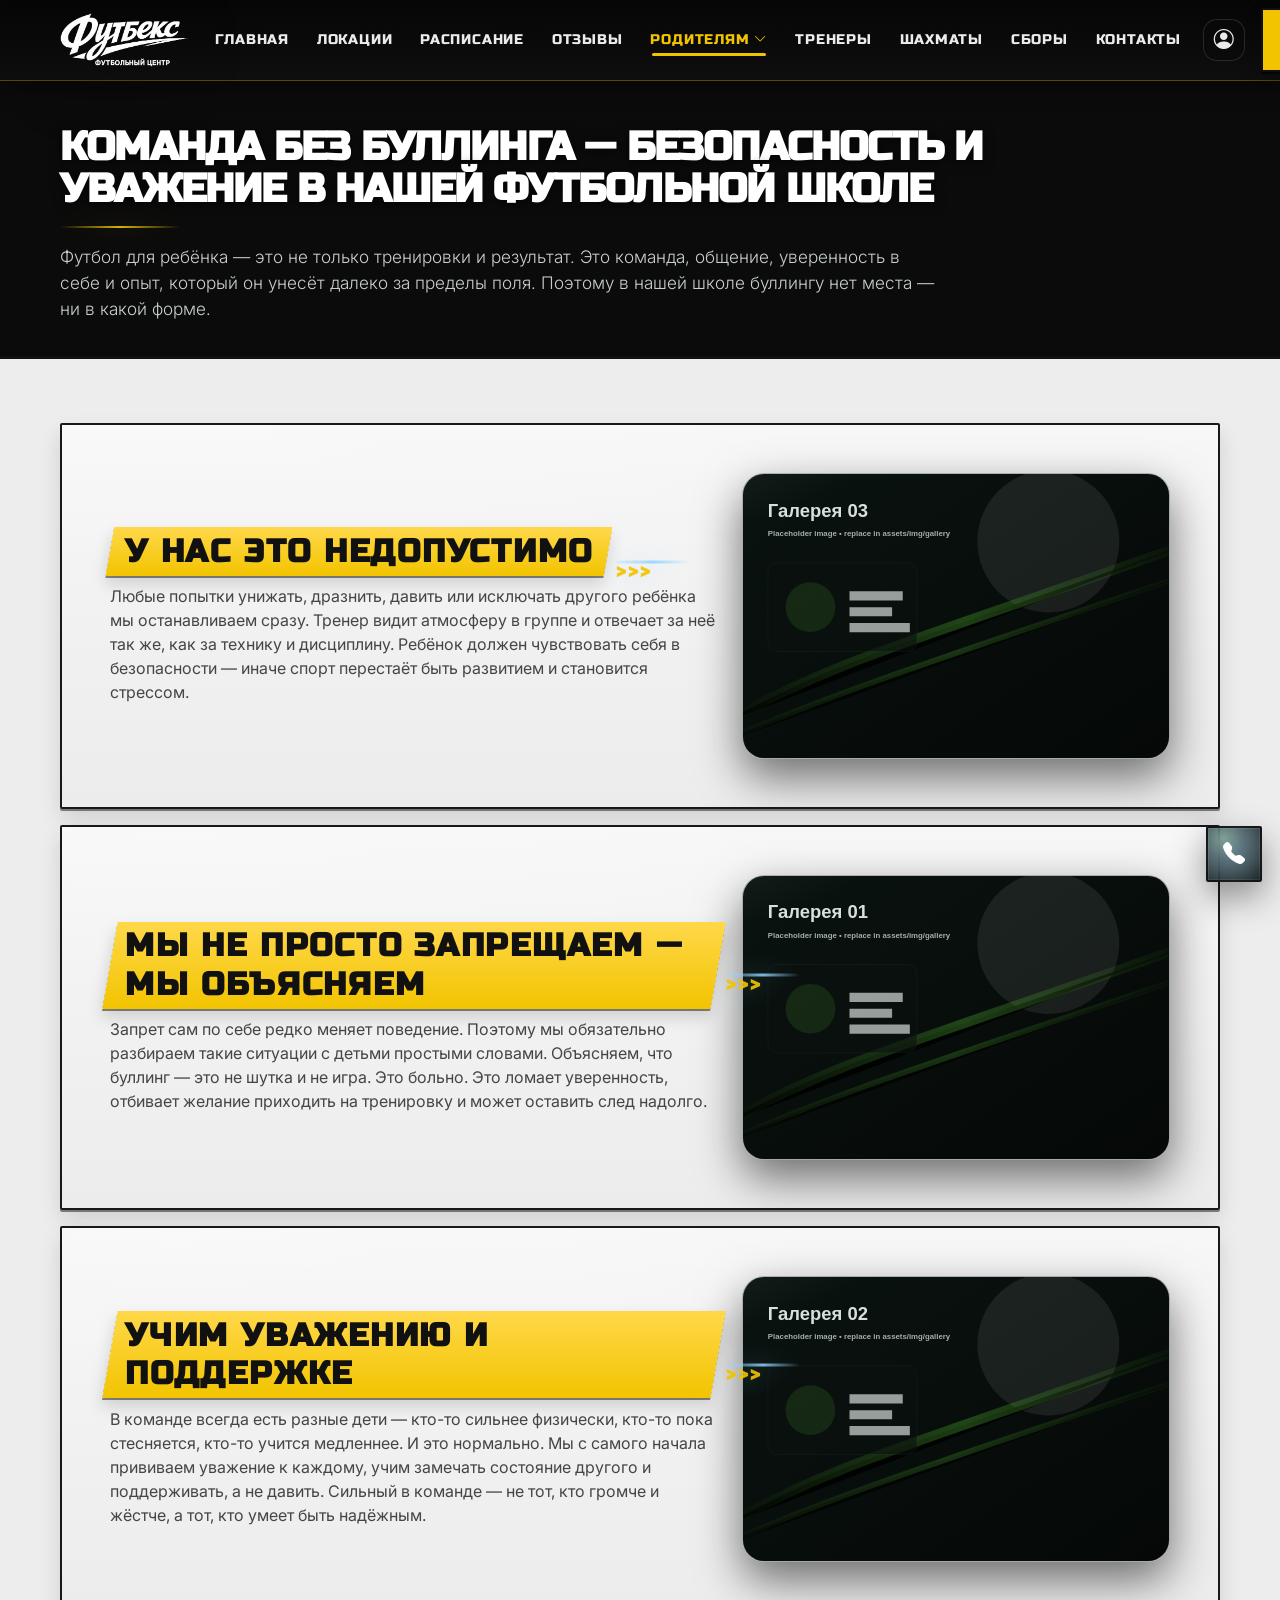
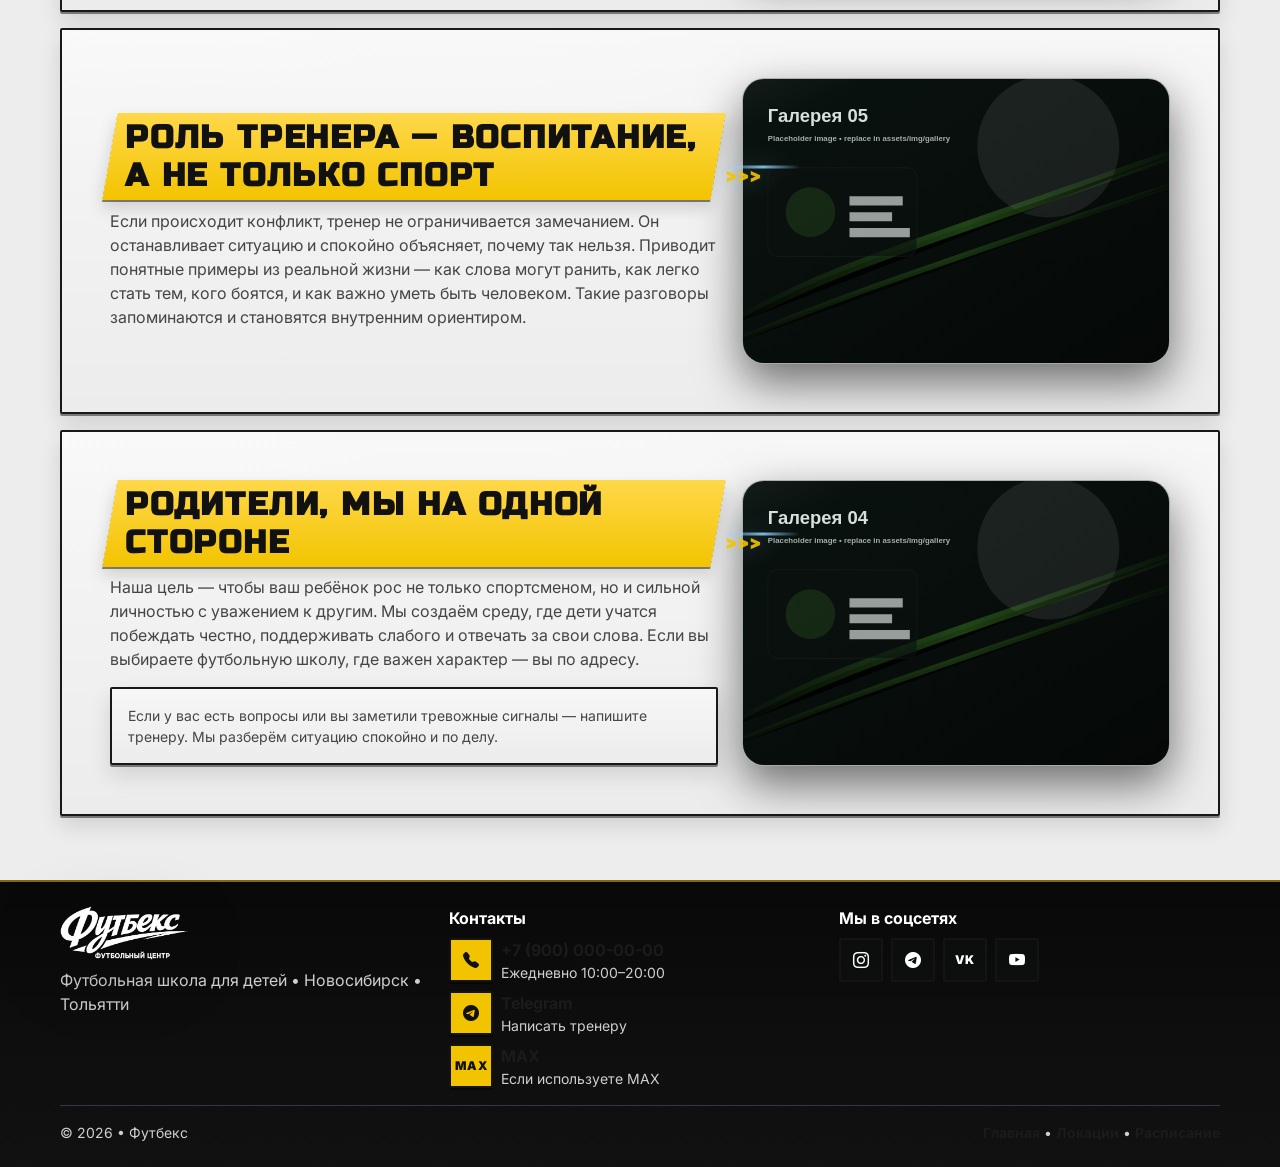
<file: Site/parents-bullying.html>
<!doctype html>
<html lang="ru">
<head>
  <meta charset="utf-8" />
  <meta name="viewport" content="width=device-width, initial-scale=1" />
  <title>Буллинг | Родителям | Футбекс</title>
  <meta name="description" content="Раздел для родителей: буллинг (каркас страницы)." />

  <link href="https://cdn.jsdelivr.net/npm/bootstrap@5.3.3/dist/css/bootstrap.min.css" rel="stylesheet">
  <link href="https://cdn.jsdelivr.net/npm/bootstrap-icons@1.11.3/font/bootstrap-icons.min.css" rel="stylesheet">
  <link rel="preconnect" href="https://fonts.googleapis.com">
  <link rel="preconnect" href="https://fonts.gstatic.com" crossorigin>
  <link href="https://fonts.googleapis.com/css2?family=Inter:wght@400;500;700;800&family=Russo+One&display=swap" rel="stylesheet">
  <link href="https://cdn.jsdelivr.net/npm/aos@2.3.4/dist/aos.css" rel="stylesheet">

  <link href="assets/css/theme.css" rel="stylesheet">
  <link href="assets/css/components.css" rel="stylesheet">
  <link href="assets/css/theme-football.css" rel="stylesheet">
</head>
<body data-page="parents-bullying" tabindex="0">

  <div id="siteNav"></div>

  <header id="home" class="hero hero--plain">
    <div class="container">
      <div class="row g-3 align-items-end">
        <div class="col-lg-10" data-aos="fade-up">
          <h1 class="display-6" style="font-weight:950; letter-spacing:-.8px;">
            Команда без буллинга — безопасность и уважение в нашей футбольной школе
          </h1>
          <div class="neon-rule my-3"></div>
          <p class="lead" style="max-width: 80ch;">
            Футбол для ребёнка — это не только тренировки и результат. Это команда, общение, уверенность в себе и опыт,
            который он унесёт далеко за пределы поля. Поэтому в нашей школе буллингу нет места — ни в какой форме.
          </p>
        </div>
      </div>
    </div>
  </header>

  <section>
    <div class="container" data-aos="fade-up">

      <div class="row g-3">
        <div class="col-12">
          <div class="card-dark p-4 p-lg-5">
            <div class="row g-4 align-items-center">
              <div class="col-lg-7">
                <h2 class="section-title mb-2">У нас это недопустимо</h2>
                <div class="muted">
                  Любые попытки унижать, дразнить, давить или исключать другого ребёнка мы останавливаем сразу.
                  Тренер видит атмосферу в группе и отвечает за неё так же, как за технику и дисциплину.
                  Ребёнок должен чувствовать себя в безопасности — иначе спорт перестаёт быть развитием и становится стрессом.
                </div>
              </div>
              <div class="col-lg-5">
                <div class="card-image">
                  <img src="assets/img/gallery/03.svg" alt="Безопасная среда (замените на фото)">
                </div>
              </div>
            </div>
          </div>
        </div>

        <div class="col-12">
          <div class="card-dark p-4 p-lg-5">
            <div class="row g-4 align-items-center">
              <div class="col-lg-7">
                <h2 class="section-title mb-2">Мы не просто запрещаем — мы объясняем</h2>
                <div class="muted">
                  Запрет сам по себе редко меняет поведение. Поэтому мы обязательно разбираем такие ситуации с детьми простыми словами.
                  Объясняем, что буллинг — это не шутка и не игра. Это больно. Это ломает уверенность, отбивает желание приходить
                  на тренировку и может оставить след надолго.
                </div>
              </div>
              <div class="col-lg-5">
                <div class="card-image">
                  <img src="assets/img/gallery/01.svg" alt="Разбор ситуаций (замените на фото)">
                </div>
              </div>
            </div>
          </div>
        </div>

        <div class="col-12">
          <div class="card-dark p-4 p-lg-5">
            <div class="row g-4 align-items-center">
              <div class="col-lg-7">
                <h2 class="section-title mb-2">Учим уважению и поддержке</h2>
                <div class="muted">
                  В команде всегда есть разные дети — кто-то сильнее физически, кто-то пока стесняется, кто-то учится медленнее.
                  И это нормально. Мы с самого начала прививаем уважение к каждому, учим замечать состояние другого и поддерживать,
                  а не давить. Сильный в команде — не тот, кто громче и жёстче, а тот, кто умеет быть надёжным.
                </div>
              </div>
              <div class="col-lg-5">
                <div class="card-image">
                  <img src="assets/img/gallery/02.svg" alt="Поддержка в команде (замените на фото)">
                </div>
              </div>
            </div>
          </div>
        </div>

        <div class="col-12">
          <div class="card-dark p-4 p-lg-5">
            <div class="row g-4 align-items-center">
              <div class="col-lg-7">
                <h2 class="section-title mb-2">Роль тренера — воспитание, а не только спорт</h2>
                <div class="muted">
                  Если происходит конфликт, тренер не ограничивается замечанием. Он останавливает ситуацию и спокойно объясняет,
                  почему так нельзя. Приводит понятные примеры из реальной жизни — как слова могут ранить, как легко стать тем,
                  кого боятся, и как важно уметь быть человеком. Такие разговоры запоминаются и становятся внутренним ориентиром.
                </div>
              </div>
              <div class="col-lg-5">
                <div class="card-image">
                  <img src="assets/img/gallery/05.svg" alt="Роль тренера (замените на фото)">
                </div>
              </div>
            </div>
          </div>
        </div>

        <div class="col-12">
          <div class="card-dark p-4 p-lg-5">
            <div class="row g-4 align-items-center">
              <div class="col-lg-7">
                <h2 class="section-title mb-2">Родители, мы на одной стороне</h2>
                <div class="muted">
                  Наша цель — чтобы ваш ребёнок рос не только спортсменом, но и сильной личностью с уважением к другим.
                  Мы создаём среду, где дети учатся побеждать честно, поддерживать слабого и отвечать за свои слова.
                  Если вы выбираете футбольную школу, где важен характер — вы по адресу.
                </div>

                <div class="glass p-3 mt-3">
                  <div class="muted small">
                    Если у вас есть вопросы или вы заметили тревожные сигналы — напишите тренеру. Мы разберём ситуацию спокойно и по делу.
                  </div>
                </div>
              </div>
              <div class="col-lg-5">
                <div class="card-image">
                  <img src="assets/img/gallery/04.svg" alt="Родителям (замените на фото)">
                </div>
              </div>
            </div>
          </div>
        </div>
      </div>

    </div>
  </section>

  <div id="siteFooter"></div>
  <div id="siteModalHost"></div>
  <div id="siteFloatingHost"></div>

  <script src="assets/js/config.js"></script>
  <script src="assets/js/data.js"></script>
  <script src="assets/js/partials.js"></script>
  <script src="assets/js/app.js"></script>

  <script src="assets/js/forms.js"></script>
  <script src="assets/js/quiz.js"></script>

  <script src="https://cdn.jsdelivr.net/npm/bootstrap@5.3.3/dist/js/bootstrap.bundle.min.js"></script>
</body>
</html>
</file>
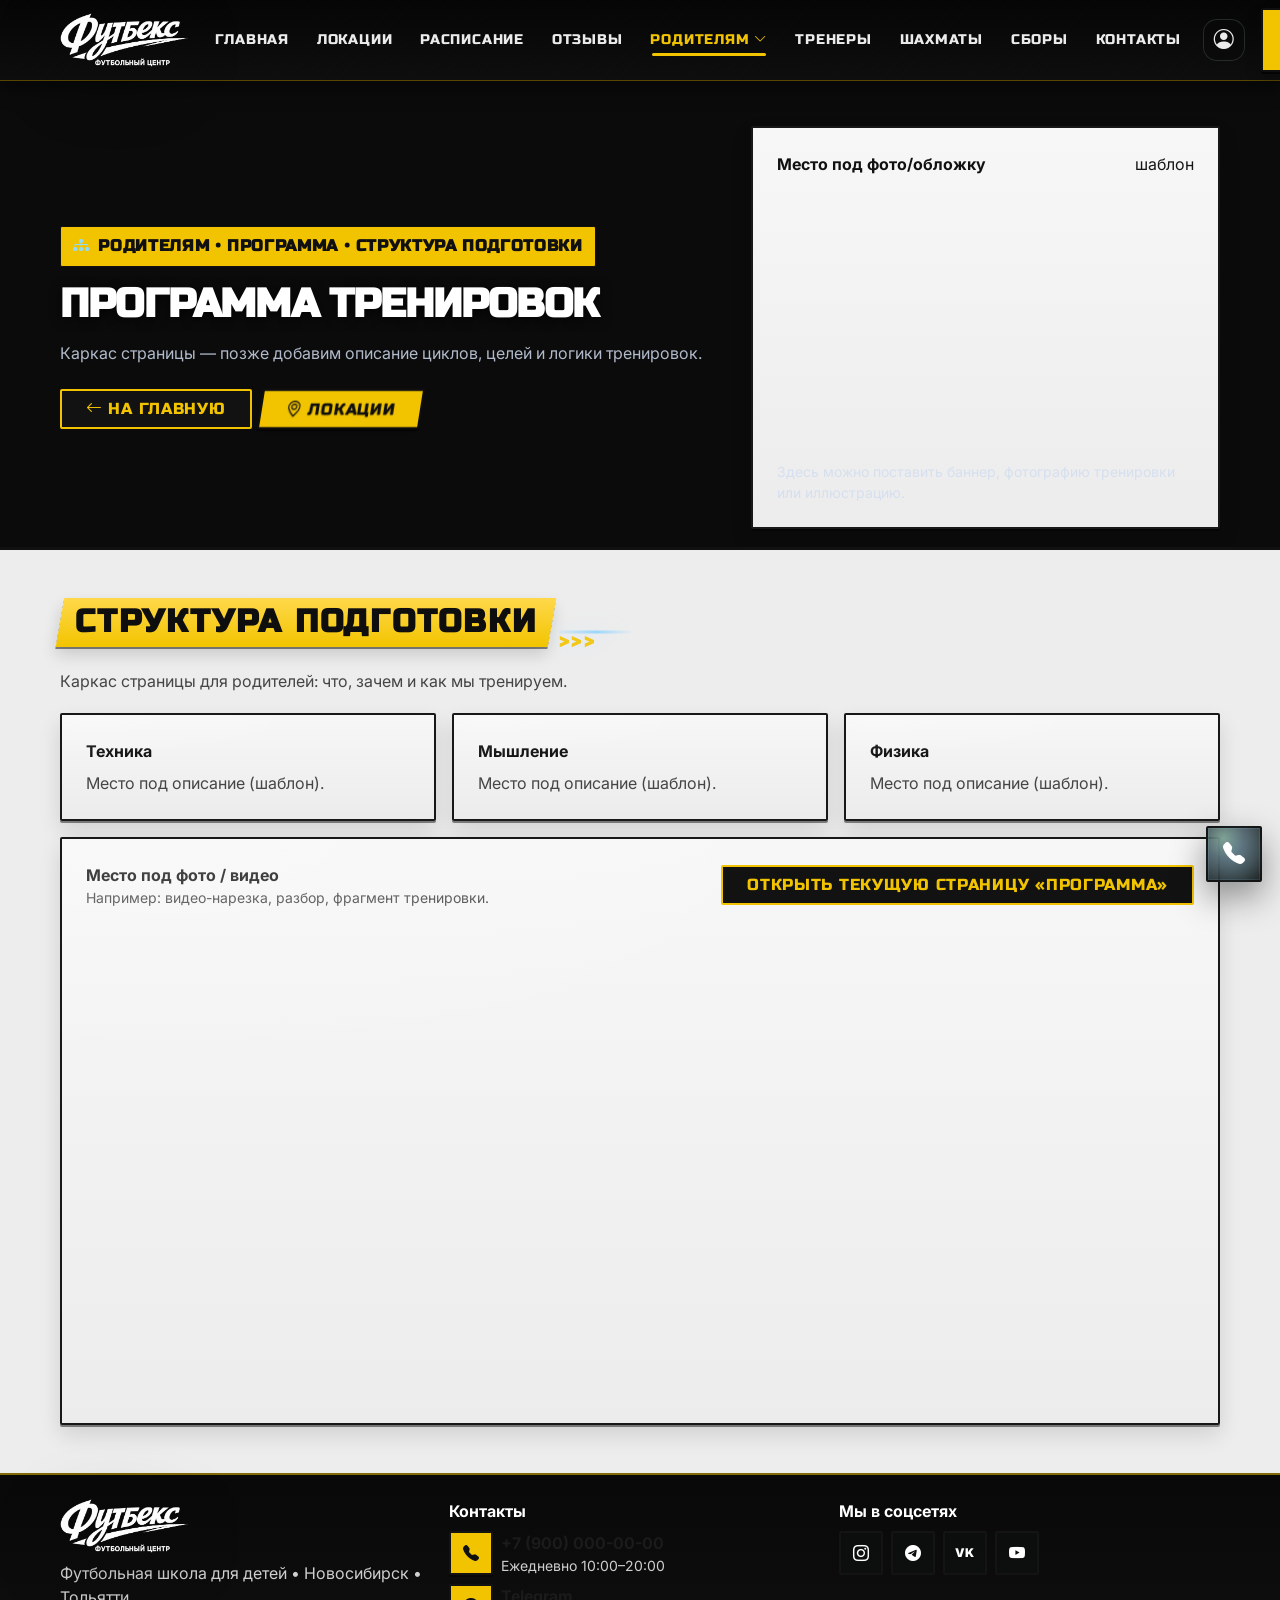
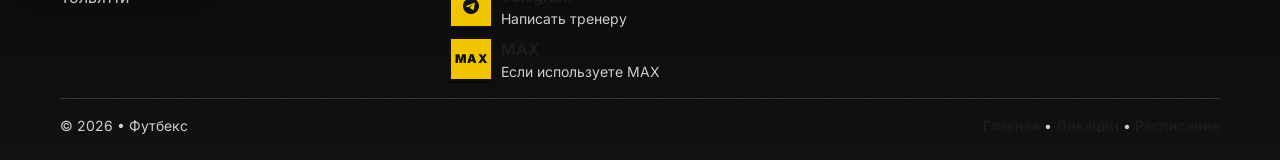
<file: Site/parents-program.html>
<!doctype html>
<html lang="ru">
<head>
  <meta charset="utf-8" />
  <meta name="viewport" content="width=device-width, initial-scale=1" />
  <title>Программа тренировок | Родителям | Футбекс</title>
  <meta name="description" content="Раздел для родителей: программа тренировок (каркас страницы)." />

  <link href="https://cdn.jsdelivr.net/npm/bootstrap@5.3.3/dist/css/bootstrap.min.css" rel="stylesheet">
  <link href="https://cdn.jsdelivr.net/npm/bootstrap-icons@1.11.3/font/bootstrap-icons.min.css" rel="stylesheet">
  <link rel="preconnect" href="https://fonts.googleapis.com">
  <link rel="preconnect" href="https://fonts.gstatic.com" crossorigin>
  <link href="https://fonts.googleapis.com/css2?family=Inter:wght@400;500;700;800&family=Russo+One&display=swap" rel="stylesheet">

  <link href="assets/css/theme.css" rel="stylesheet">
  <link href="assets/css/components.css" rel="stylesheet">
  <link href="assets/css/theme-football.css" rel="stylesheet">
</head>
<body data-page="parents-program" tabindex="0">

  <div id="siteNav"></div>

  <header id="home" class="hero hero--plain">
    <div class="container">
      <div class="row g-4 align-items-center">
        <div class="col-lg-7" data-aos="fade-up">
          <div class="pill mb-3">
            <i class="bi bi-diagram-3-fill" style="color:var(--accent-3)"></i>
            <span>Родителям • программа • структура подготовки</span>
          </div>

          <h1 class="display-6" style="font-weight:950; letter-spacing:-.8px;">
            Программа тренировок
          </h1>
          <div class="muted mt-3">Каркас страницы — позже добавим описание циклов, целей и логики тренировок.</div>

          <div class="d-flex flex-wrap gap-2 mt-4">
            <a class="btn btn-outline-accent px-4" href="index.html"><i class="bi bi-arrow-left"></i> На главную</a>
            <a class="btn btn-accent px-4" href="locations.html"><i class="bi bi-geo-alt"></i> Локации</a>
          </div>
        </div>

        <div class="col-lg-5" data-aos="fade-up" data-aos-delay="100">
          <div class="glass p-4">
            <div class="d-flex align-items-center justify-content-between mb-2">
              <div class="fw-bold">Место под фото/обложку</div>
              <span class="badge-soft">шаблон</span>
            </div>
            <div class="placeholder-media" style="aspect-ratio: 16/10; border-radius: var(--radius-lg);"></div>
            <div class="muted small mt-3">Здесь можно поставить баннер, фотографию тренировки или иллюстрацию.</div>
          </div>
        </div>
      </div>
    </div>
  </header>

  <section class="py-5">
  <div class="container" data-aos="fade-up">
    <h2 class="section-title">Структура подготовки</h2>
    <div class="section-sub">Каркас страницы для родителей: что, зачем и как мы тренируем.</div>

    <div class="row g-3 mt-1">
      <div class="col-lg-4">
        <div class="card-dark p-4 h-100">
          <div class="fw-bold mb-2">Техника</div>
          <div class="muted">Место под описание (шаблон).</div>
        </div>
      </div>
      <div class="col-lg-4">
        <div class="card-dark p-4 h-100">
          <div class="fw-bold mb-2">Мышление</div>
          <div class="muted">Место под описание (шаблон).</div>
        </div>
      </div>
      <div class="col-lg-4">
        <div class="card-dark p-4 h-100">
          <div class="fw-bold mb-2">Физика</div>
          <div class="muted">Место под описание (шаблон).</div>
        </div>
      </div>
    </div>

    <div class="card-dark p-4 mt-3">
      <div class="d-flex align-items-center justify-content-between flex-wrap gap-2">
        <div>
          <div class="fw-bold">Место под фото / видео</div>
          <div class="muted small">Например: видео-нарезка, разбор, фрагмент тренировки.</div>
        </div>
        <a class="btn btn-outline-accent px-4" href="program.html">Открыть текущую страницу «Программа»</a>
      </div>
      <div class="placeholder-media mt-3" style="aspect-ratio: 21/9;"></div>
    </div>
  </div>
</section>

  <div id="siteFooter"></div>
  <div id="siteModalHost"></div>
  <div id="siteFloatingHost"></div>

  <script src="assets/js/config.js"></script>
  <script src="assets/js/data.js"></script>
  <script src="assets/js/partials.js"></script>
  <script src="assets/js/app.js"></script>

  <script src="assets/js/forms.js"></script>
  <script src="assets/js/quiz.js"></script>

  <script src="https://cdn.jsdelivr.net/npm/bootstrap@5.3.3/dist/js/bootstrap.bundle.min.js"></script>
</body>
</html>
</file>
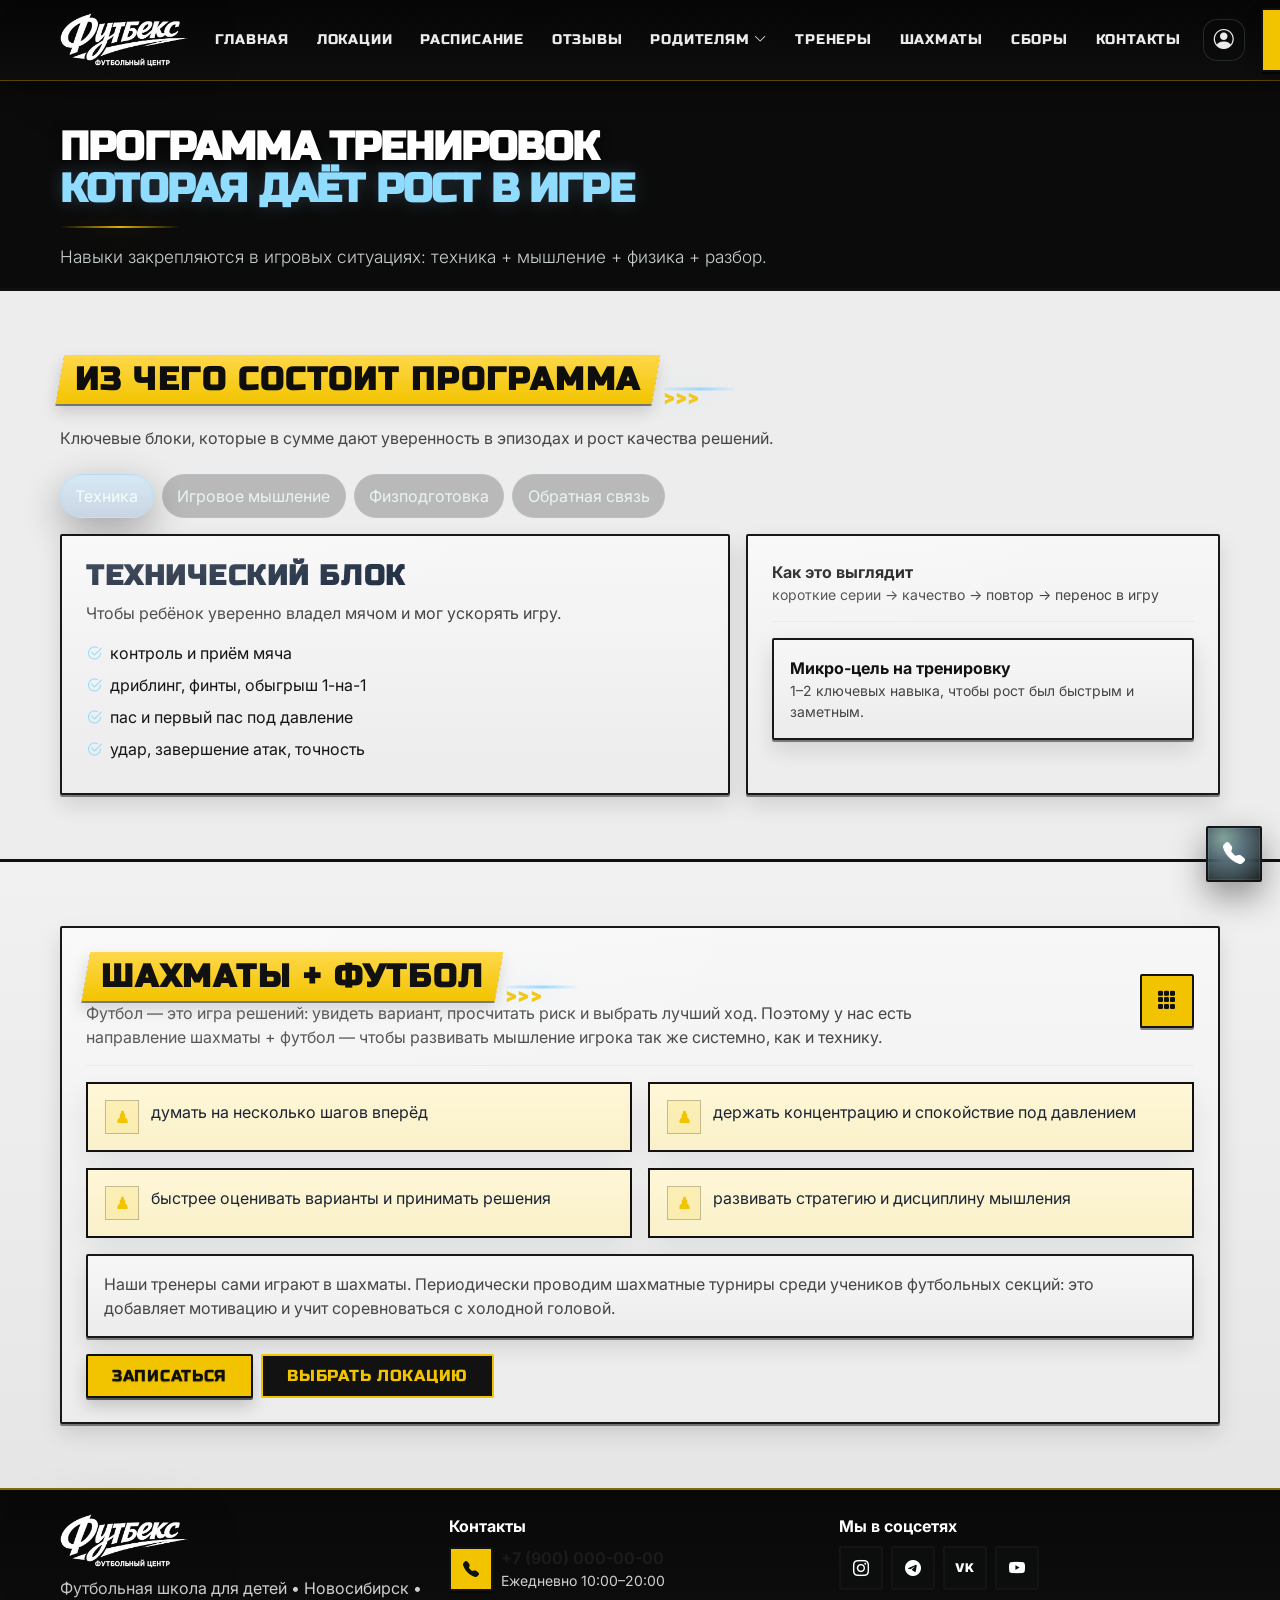
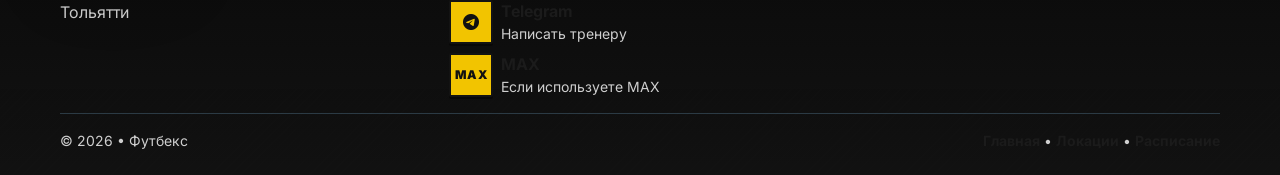
<file: Site/program.html>
<!doctype html>
<html lang="ru">
<head>
  <meta charset="utf-8" />
  <meta name="viewport" content="width=device-width, initial-scale=1" />
  <title>Программа тренировок | Футбекс</title>
  <meta name="description" content="Программа тренировок: техника, игровое мышление, физподготовка и обратная связь. Шахматы + футбол." />

  <link href="https://cdn.jsdelivr.net/npm/bootstrap@5.3.3/dist/css/bootstrap.min.css" rel="stylesheet">
  <link href="https://cdn.jsdelivr.net/npm/bootstrap-icons@1.11.3/font/bootstrap-icons.min.css" rel="stylesheet">
  <link rel="preconnect" href="https://fonts.googleapis.com">
  <link rel="preconnect" href="https://fonts.gstatic.com" crossorigin>
  <link href="https://fonts.googleapis.com/css2?family=Inter:wght@400;500;700;800&family=Russo+One&display=swap" rel="stylesheet">
  <link href="https://cdn.jsdelivr.net/npm/aos@2.3.4/dist/aos.css" rel="stylesheet">

  <link href="assets/css/theme.css" rel="stylesheet">
  <link href="assets/css/components.css" rel="stylesheet">
  <link href="assets/css/theme-football.css" rel="stylesheet">
</head>

<body data-page="program" tabindex="0">

  <div id="siteNav"></div>

  <header id="home" class="hero hero--plain">
    <div class="container">
      <div class="row g-4 align-items-center">
        <div class="col-lg-8" data-aos="fade-up">
          <h1 class="display-6" style="font-weight:950; letter-spacing:-.8px;">
            Программа тренировок<br>
            <span style="color:var(--accent-3); text-shadow: 0 0 18px rgba(143,211,255,.22);">которая даёт рост в игре</span>
          </h1>
          <div class="neon-rule my-3"></div>
          <p class="lead mb-0">
            Навыки закрепляются в игровых ситуациях: техника + мышление + физика + разбор.
          </p>
        </div>
      </div>
    </div>
  </header>

  <section>
    <div class="container">
      <div class="d-flex align-items-end justify-content-between flex-wrap gap-2 mb-4">
        <div>
          <h2 class="section-title">Из чего состоит программа</h2>
          <div class="section-sub">Ключевые блоки, которые в сумме дают уверенность в эпизодах и рост качества решений.</div>
        </div>
      </div>

      <ul class="nav nav-pills gap-2 mb-3 program-tabs" id="programTabs" role="tablist" data-aos="fade-up">
        <li class="nav-item" role="presentation">
          <button class="nav-link active" id="tech-tab" data-bs-toggle="pill" data-bs-target="#tech" type="button" role="tab">Техника</button>
        </li>
        <li class="nav-item" role="presentation">
          <button class="nav-link" id="mind-tab" data-bs-toggle="pill" data-bs-target="#mind" type="button" role="tab">Игровое мышление</button>
        </li>
        <li class="nav-item" role="presentation">
          <button class="nav-link" id="phys-tab" data-bs-toggle="pill" data-bs-target="#phys" type="button" role="tab">Физподготовка</button>
        </li>
        <li class="nav-item" role="presentation">
          <button class="nav-link" id="fb-tab" data-bs-toggle="pill" data-bs-target="#fb" type="button" role="tab">Обратная связь</button>
        </li>
      </ul>

      <div class="tab-content" id="programTabsContent">
        <div class="tab-pane fade show active" id="tech" role="tabpanel" aria-labelledby="tech-tab" tabindex="0">
          <div class="row g-3">
            <div class="col-lg-7" data-aos="fade-right">
              <div class="card-dark p-4 h-100">
                <h3 class="fw-black mb-2" style="font-weight:950;">Технический блок</h3>
                <div class="muted mb-3">Чтобы ребёнок уверенно владел мячом и мог ускорять игру.</div>
                <div id="progTech"></div>
              </div>
            </div>
            <div class="col-lg-5" data-aos="fade-left">
              <div class="card-dark p-4 h-100">
                <div class="fw-bold">Как это выглядит</div>
                <div class="muted small">короткие серии → качество → повтор → перенос в игру</div>
                <div class="soft-line my-3"></div>
                <div class="glass p-3">
                  <div class="fw-bold">Микро-цель на тренировку</div>
                  <div class="muted small">1–2 ключевых навыка, чтобы рост был быстрым и заметным.</div>
                </div>
              </div>
            </div>
          </div>
        </div>

        <div class="tab-pane fade" id="mind" role="tabpanel" aria-labelledby="mind-tab" tabindex="0">
          <div class="row g-3">
            <div class="col-lg-7" data-aos="fade-right">
              <div class="card-dark p-4 h-100">
                <h3 class="fw-black mb-2" style="font-weight:950;">Игровое мышление</h3>
                <div class="muted mb-3">Учимся выбирать решения в ограниченном времени и под давлением.</div>
                <div id="progMind"></div>
              </div>
            </div>
            <div class="col-lg-5" data-aos="fade-left">
              <div class="card-dark p-4 h-100">
                <div class="fw-bold">Фишка подхода</div>
                <div class="muted small">“мысль + действие” в каждом упражнении</div>
                <div class="soft-line my-3"></div>
                <div class="glass p-3">
                  <div class="d-flex gap-3">
                    <div class="brand-badge" style="width:46px;height:46px;border-radius:18px;">
                      <i class="bi bi-lightbulb-fill"></i>
                    </div>
                    <div>
                      <div class="fw-bold">Переучиваем суету</div>
                      <div class="muted small">куда смотреть, что считать, когда ускоряться.</div>
                    </div>
                  </div>
                </div>
              </div>
            </div>
          </div>
        </div>

        <div class="tab-pane fade" id="phys" role="tabpanel" aria-labelledby="phys-tab" tabindex="0">
          <div class="row g-3">
            <div class="col-lg-7" data-aos="fade-right">
              <div class="card-dark p-4 h-100">
                <h3 class="fw-black mb-2" style="font-weight:950;">Физическая подготовка</h3>
                <div class="muted mb-3">Скорость, координация, выносливость — с нагрузкой по возрасту и уровню.</div>
                <div id="progPhys"></div>
              </div>
            </div>
            <div class="col-lg-5" data-aos="fade-left">
              <div class="card-dark p-4 h-100">
                <div class="fw-bold">Без перегруза</div>
                <div class="muted small">физика поддерживает технику и решения</div>
                <div class="soft-line my-3"></div>
                <div class="glass p-3">
                  <div class="fw-bold">Игровая выносливость</div>
                  <div class="muted small">держать качество ближе к концу игры.</div>
                </div>
              </div>
            </div>
          </div>
        </div>

        <div class="tab-pane fade" id="fb" role="tabpanel" aria-labelledby="fb-tab" tabindex="0">
          <div class="row g-3">
            <div class="col-lg-7" data-aos="fade-right">
              <div class="card-dark p-4 h-100">
                <h3 class="fw-black mb-2" style="font-weight:950;">Обратная связь</h3>
                <div class="muted mb-3">Ребёнок понимает “что делать” и “почему”, а родителям видно направление прогресса.</div>
                <div id="progFb"></div>
              </div>
            </div>
            <div class="col-lg-5" data-aos="fade-left">
              <div class="card-dark p-4 h-100">
                <div class="fw-bold">Ключевой принцип</div>
                <div class="muted small">ошибка — это подсказка, что улучшить</div>
                <div class="soft-line my-3"></div>
                <div class="glass p-3">
                  <div class="d-flex gap-3">
                    <div class="brand-badge" style="width:46px;height:46px;border-radius:18px;">
                      <i class="bi bi-chat-square-heart-fill"></i>
                    </div>
                    <div>
                      <div class="fw-bold">Уважение к личности</div>
                      <div class="muted small">усиливаем сильные стороны и спокойно достраиваем слабые.</div>
                    </div>
                  </div>
                </div>
              </div>
            </div>
          </div>
        </div>
      </div>
    </div>
  </section>

  <section id="chess">
    <div class="container" id="chessBlock"></div>
  </section>

  <div id="siteFooter"></div>
  <div id="siteModalHost"></div>
  <div id="siteFloatingHost"></div>

  <script src="https://cdn.jsdelivr.net/npm/bootstrap@5.3.3/dist/js/bootstrap.bundle.min.js"></script>
  <script src="assets/js/config.js"></script>
  <script src="assets/js/data.js"></script>
  <script src="assets/js/partials.js"></script>
  <script src="assets/js/app.js"></script>
  <script src="assets/js/render-program.js"></script>
  <script src="assets/js/quiz.js"></script>
  <script src="assets/js/forms.js"></script>
</body>
</html>
</file>
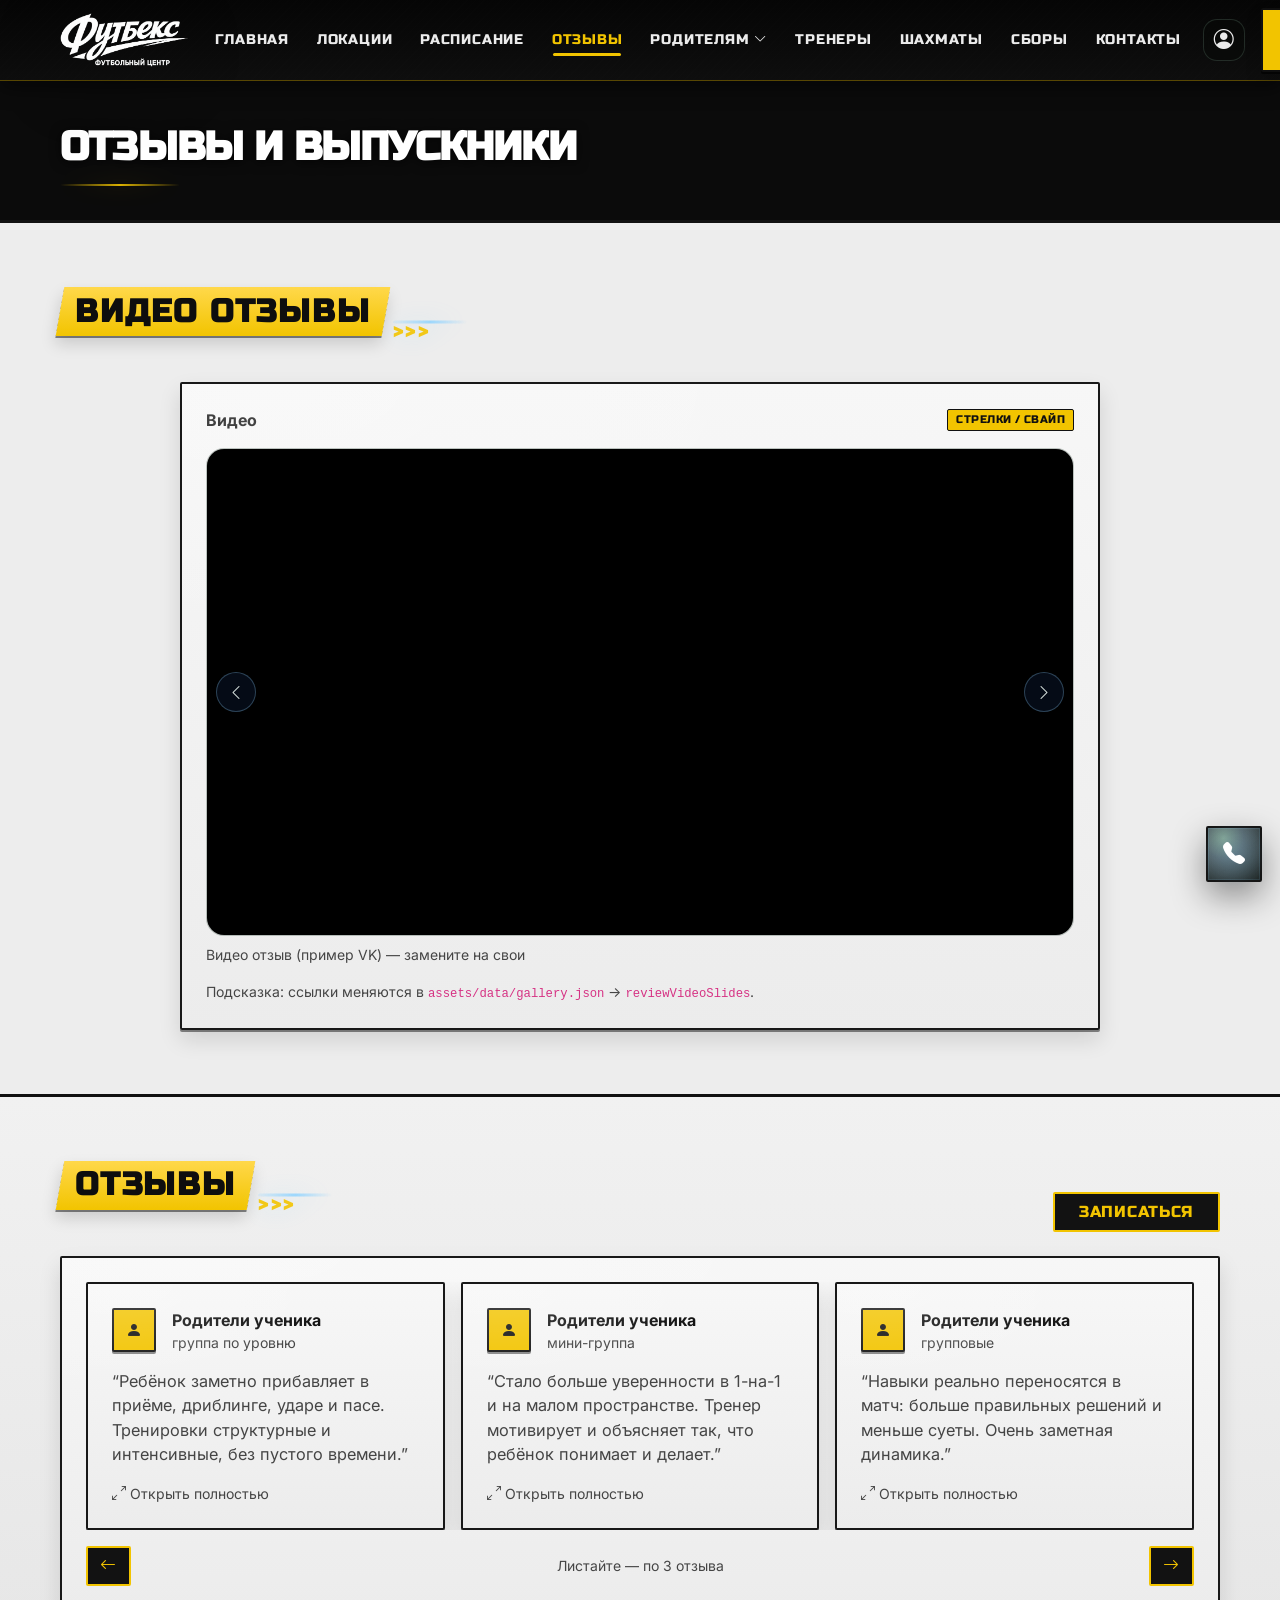
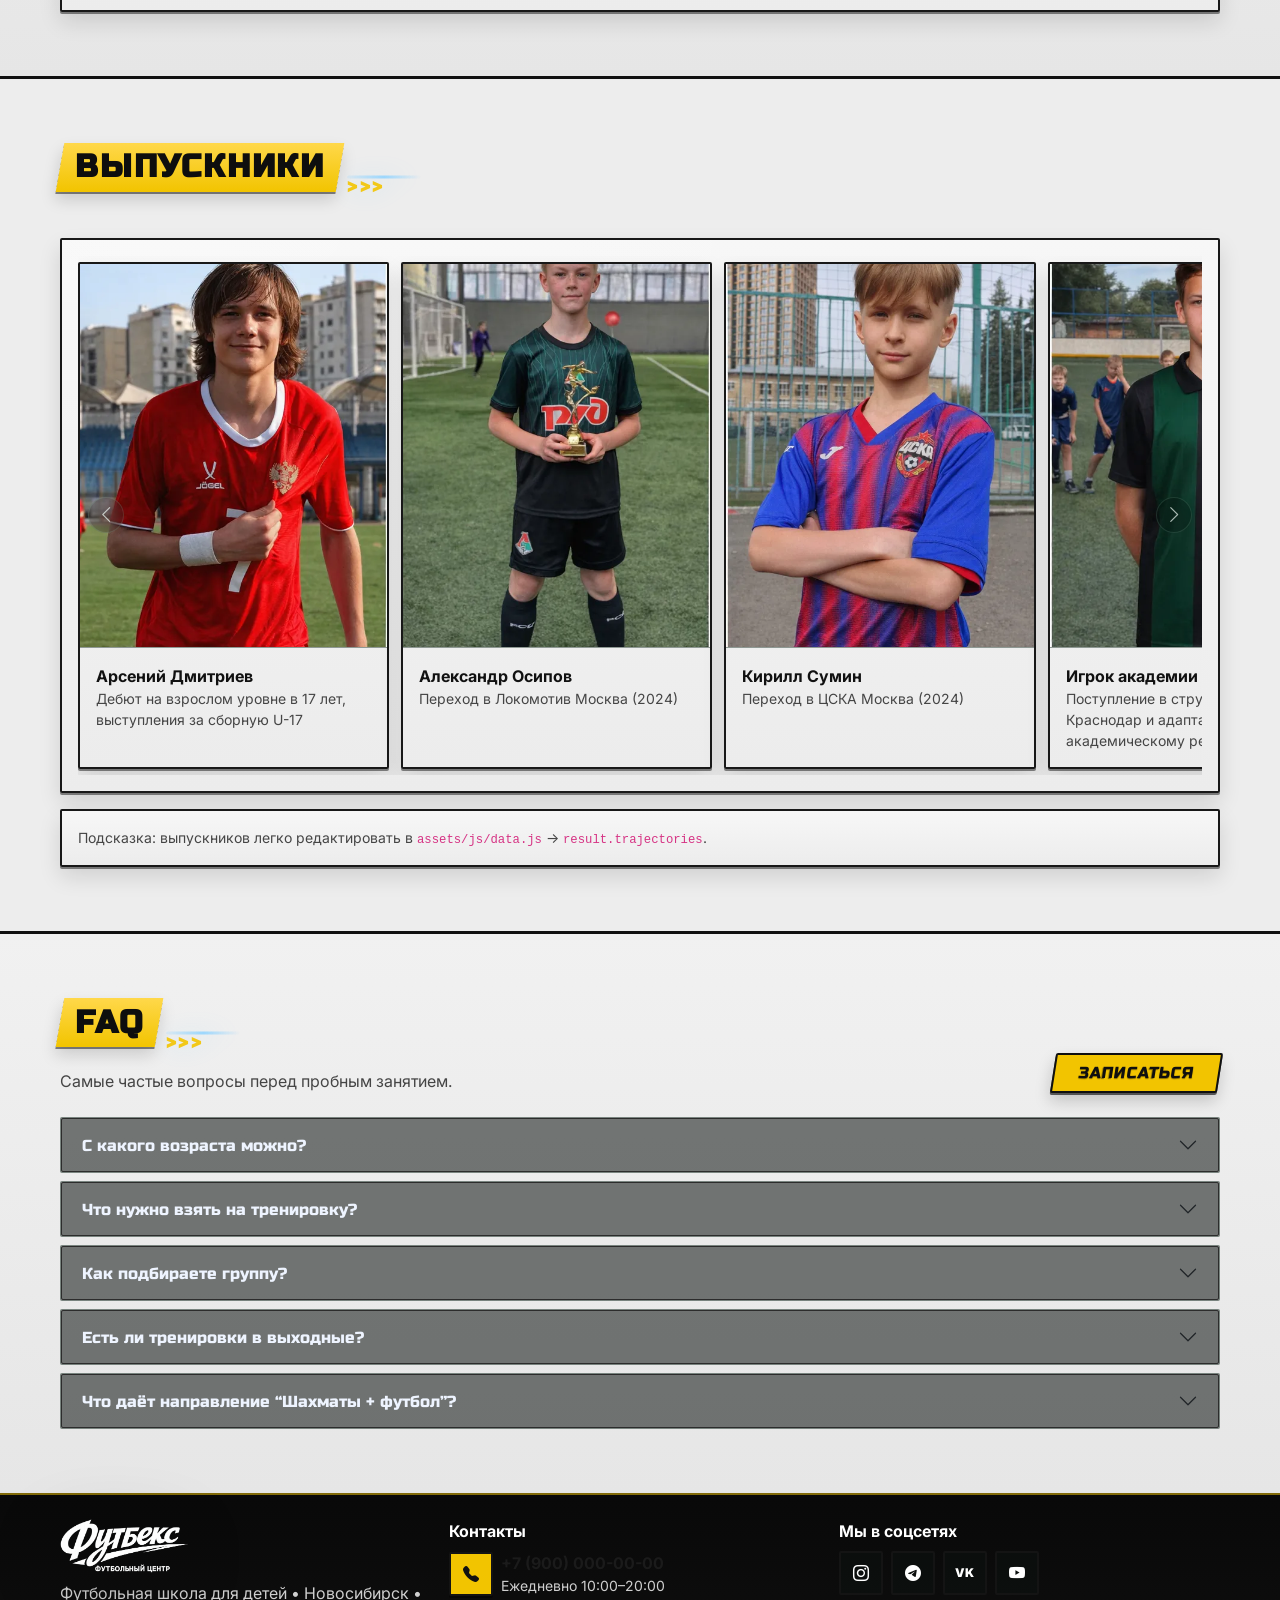
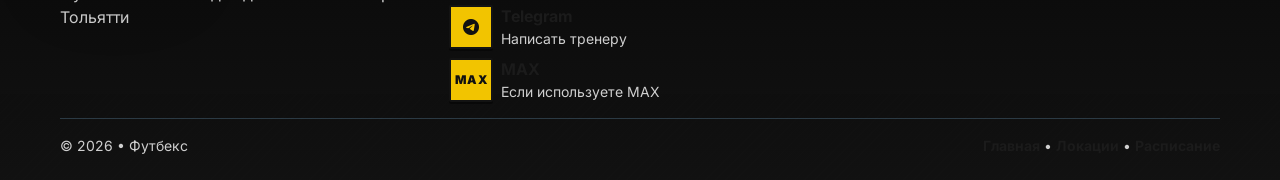
<file: Site/reviews.html>
<!doctype html>
<html lang="ru">
<head>
  <meta charset="utf-8" />
  <meta name="viewport" content="width=device-width, initial-scale=1" />
  <title>Отзывы и результаты | Футбекс</title>
  <meta name="description" content="Отзывы родителей, траектории учеников и галерея. Запись на пробное занятие." />

  <link href="https://cdn.jsdelivr.net/npm/bootstrap@5.3.3/dist/css/bootstrap.min.css" rel="stylesheet">
  <link href="https://cdn.jsdelivr.net/npm/bootstrap-icons@1.11.3/font/bootstrap-icons.min.css" rel="stylesheet">
  <link rel="preconnect" href="https://fonts.googleapis.com">
  <link rel="preconnect" href="https://fonts.gstatic.com" crossorigin>
  <link href="https://fonts.googleapis.com/css2?family=Inter:wght@400;500;700;800&family=Russo+One&display=swap" rel="stylesheet">
  <link href="https://cdn.jsdelivr.net/npm/aos@2.3.4/dist/aos.css" rel="stylesheet">

  <link href="assets/css/theme.css" rel="stylesheet">
  <link href="assets/css/components.css" rel="stylesheet">
  <link href="assets/css/theme-football.css" rel="stylesheet">
</head>

<body data-page="reviews" tabindex="0">

  <div id="siteNav"></div>

  <header id="home" class="hero hero--plain">
    <div class="container">
      <div class="row g-4 align-items-center">
        <div class="col-lg-8" data-aos="fade-up">
          <h1 class="display-6" style="font-weight:950; letter-spacing:-.8px;">Отзывы и выпускники</h1>
          <div class="neon-rule my-3"></div>
        </div>

        <!-- (изображение убрано по ТЗ — здесь будут только отзывы/видео) -->
      </div>
    </div>
  </header>

  <!-- VIDEO REVIEWS (slider) -->
  <section id="video-reviews">
    <div class="container" data-aos="fade-up">
      <div class="d-flex align-items-end justify-content-between flex-wrap gap-2 mb-4">
        <div>
          <h2 class="section-title">Видео отзывы</h2>
        </div>
      </div>

      <div class="card-dark p-4 media-card video-reviews-card">
        <div class="d-flex align-items-center justify-content-between mb-3">
          <div class="fw-bold">Видео</div>
          <div class="pill-mini">стрелки / свайп</div>
        </div>

        <div class="media-frame" aria-label="Видео отзывы">
          <button class="media-arrow media-arrow--left" type="button" id="reviewVideoPrev" aria-label="Предыдущее видео"><i class="bi bi-chevron-left"></i></button>
          <button class="media-arrow media-arrow--right" type="button" id="reviewVideoNext" aria-label="Следующее видео"><i class="bi bi-chevron-right"></i></button>
          <div id="reviewVideoStage"></div>
        </div>
        <div id="reviewVideoCaption" class="muted small mt-2" style="display:none"></div>

        <div class="muted small mt-3">
          Подсказка: ссылки меняются в <code>assets/data/gallery.json</code> → <code>reviewVideoSlides</code>.
        </div>
      </div>
    </div>
  </section>

  <!-- REVIEWS CAROUSEL (manual only; no auto-slide) -->
  <section>
    <div class="container" data-aos="fade-up">
      <div class="d-flex align-items-end justify-content-between flex-wrap gap-2 mb-4">
        <div>
          <h2 class="section-title">Отзывы</h2>
          
        </div>
        <button class="btn btn-outline-accent px-4" data-bs-toggle="modal" data-bs-target="#signupModal">Записаться</button>
      </div>

      <div class="card-dark p-4">
        <div id="reviewsCarousel" class="carousel slide" data-bs-interval="false" data-bs-ride="false">
          <div class="carousel-inner" id="reviewsInner"></div>

          <div class="d-flex justify-content-between align-items-center mt-3">
            <button class="btn btn-outline-accent" type="button" data-bs-target="#reviewsCarousel" data-bs-slide="prev">
              <i class="bi bi-arrow-left"></i>
            </button>
            <div class="muted small" id="reviewsHint">Листайте</div>
            <button class="btn btn-outline-accent" type="button" data-bs-target="#reviewsCarousel" data-bs-slide="next">
              <i class="bi bi-arrow-right"></i>
            </button>
          </div>
        </div>
      </div>

    </div>
  </section>

  <!-- TRAJECTORIES -->
  <section id="trajectories">
    <div class="container" data-aos="fade-up">
      <div class="d-flex align-items-end justify-content-between flex-wrap gap-2 mb-4">
        <div>
          <h2 class="section-title">Выпускники</h2>
          
        </div>
        
      </div>

      <!-- Desktop: scrollable carousel with arrows (like on главной) -->
      <div class="d-none d-lg-block">
        <div class="card-dark p-3">
          <div class="mini-carousel-wrap desktop-snap">
            <div class="snap-carousel" id="trajDesktopScroller" aria-label="Выпускники (десктоп)"></div>
            <button class="carousel-arrow carousel-arrow--left js-snap-prev" type="button" data-snap-target="#trajDesktopScroller" aria-label="Назад">
              <i class="bi bi-chevron-left"></i>
            </button>
            <button class="carousel-arrow carousel-arrow--right js-snap-next" type="button" data-snap-target="#trajDesktopScroller" aria-label="Далее">
              <i class="bi bi-chevron-right"></i>
            </button>
          </div>
        </div>
      </div>

      <!-- Mobile carousel -->
      <div class="d-lg-none">
        <div class="mini-carousel-wrap">
          <div id="trajCarousel" class="carousel slide mini-carousel" data-bs-interval="false">
            <div class="carousel-inner" id="trajCarouselInner"></div>
          </div>
          <button class="carousel-arrow carousel-arrow--left" type="button" data-bs-target="#trajCarousel" data-bs-slide="prev" aria-label="Назад">
            <i class="bi bi-chevron-left"></i>
          </button>
          <button class="carousel-arrow carousel-arrow--right" type="button" data-bs-target="#trajCarousel" data-bs-slide="next" aria-label="Далее">
            <i class="bi bi-chevron-right"></i>
          </button>
        </div>
      </div>

      <div class="glass p-3 mt-3">
        <div class="muted small">
          Подсказка: выпускников легко редактировать в <code>assets/js/data.js</code> → <code>result.trajectories</code>.
        </div>
      </div>
    </div>
  </section>

  <!-- FAQ -->
  <section id="faq">
    <div class="container" data-aos="fade-up">
      <div class="d-flex align-items-end justify-content-between flex-wrap gap-2 mb-4">
        <div>
          <h2 class="section-title">FAQ</h2>
          <div class="section-sub">Самые частые вопросы перед пробным занятием.</div>
        </div>
        <button class="btn btn-accent px-4" data-bs-toggle="modal" data-bs-target="#signupModal">Записаться</button>
      </div>

      <div class="accordion" id="faqAcc">
        <div class="accordion-item" style="background:rgba(12,18,16,.55); border:1px solid rgba(190,255,220,.12); border-radius:18px; overflow:hidden;">
          <h2 class="accordion-header">
            <button class="accordion-button collapsed" style="background:transparent; color:var(--text-0);" type="button" data-bs-toggle="collapse" data-bs-target="#f1">
              С какого возраста можно?
            </button>
          </h2>
          <div id="f1" class="accordion-collapse collapse" data-bs-parent="#faqAcc">
            <div class="accordion-body muted">
              Обычно берём детей 3–16 лет. Группа подбирается по возрасту и уровню, чтобы ребёнок чувствовал себя уверенно.
            </div>
          </div>
        </div>

        <div class="accordion-item mt-2" style="background:rgba(12,18,16,.55); border:1px solid rgba(190,255,220,.12); border-radius:18px; overflow:hidden;">
          <h2 class="accordion-header">
            <button class="accordion-button collapsed" style="background:transparent; color:var(--text-0);" type="button" data-bs-toggle="collapse" data-bs-target="#f2">
              Что нужно взять на тренировку?
            </button>
          </h2>
          <div id="f2" class="accordion-collapse collapse" data-bs-parent="#faqAcc">
            <div class="accordion-body muted">
              Спортивная форма, удобная обувь под покрытие, вода. Мяч — по желанию (мы тоже предоставляем).
            </div>
          </div>
        </div>

        <div class="accordion-item mt-2" style="background:rgba(12,18,16,.55); border:1px solid rgba(190,255,220,.12); border-radius:18px; overflow:hidden;">
          <h2 class="accordion-header">
            <button class="accordion-button collapsed" style="background:transparent; color:var(--text-0);" type="button" data-bs-toggle="collapse" data-bs-target="#f3">
              Как подбираете группу?
            </button>
          </h2>
          <div id="f3" class="accordion-collapse collapse" data-bs-parent="#faqAcc">
            <div class="accordion-body muted">
              По возрасту и уровню. На пробном смотрим технику и поведение в игровых эпизодах — после этого предлагаем оптимальную группу.
            </div>
          </div>
        </div>

        <div class="accordion-item mt-2" style="background:rgba(12,18,16,.55); border:1px solid rgba(190,255,220,.12); border-radius:18px; overflow:hidden;">
          <h2 class="accordion-header">
            <button class="accordion-button collapsed" style="background:transparent; color:var(--text-0);" type="button" data-bs-toggle="collapse" data-bs-target="#f4">
              Есть ли тренировки в выходные?
            </button>
          </h2>
          <div id="f4" class="accordion-collapse collapse" data-bs-parent="#faqAcc">
            <div class="accordion-body muted">
              Да. Тренировки идут в будни и выходные — подберём время под ваш график.
            </div>
          </div>
        </div>

        <div class="accordion-item mt-2" style="background:rgba(12,18,16,.55); border:1px solid rgba(190,255,220,.12); border-radius:18px; overflow:hidden;">
          <h2 class="accordion-header">
            <button class="accordion-button collapsed" style="background:transparent; color:var(--text-0);" type="button" data-bs-toggle="collapse" data-bs-target="#f5">
              Что даёт направление “Шахматы + футбол”?
            </button>
          </h2>
          <div id="f5" class="accordion-collapse collapse" data-bs-parent="#faqAcc">
            <div class="accordion-body muted">
              Развивает концентрацию, стратегию и “холодную голову” под давлением — это напрямую влияет на качество решений на поле.
            </div>
          </div>
        </div>

      </div>
    </div>
  </section>

  

  <div id="siteFooter"></div>
  <div id="siteModalHost"></div>
  <div id="siteFloatingHost"></div>

  <script src="https://cdn.jsdelivr.net/npm/bootstrap@5.3.3/dist/js/bootstrap.bundle.min.js"></script>

  <script src="assets/js/config.js"></script>
  <script src="assets/js/data.js"></script>
  <script src="assets/js/partials.js"></script>
  <script src="assets/js/app.js"></script>

  <!-- VK iframe helper (prevents VK end-screen recommendations) -->
  <script src="assets/js/vk-embed.js"></script>

  <script src="assets/js/render-reviews.js"></script>
  <script src="assets/js/media-reviews.js"></script>
  <script src="assets/js/quiz.js"></script>
  <script src="assets/js/forms.js"></script>
</body>
</html>
</file>
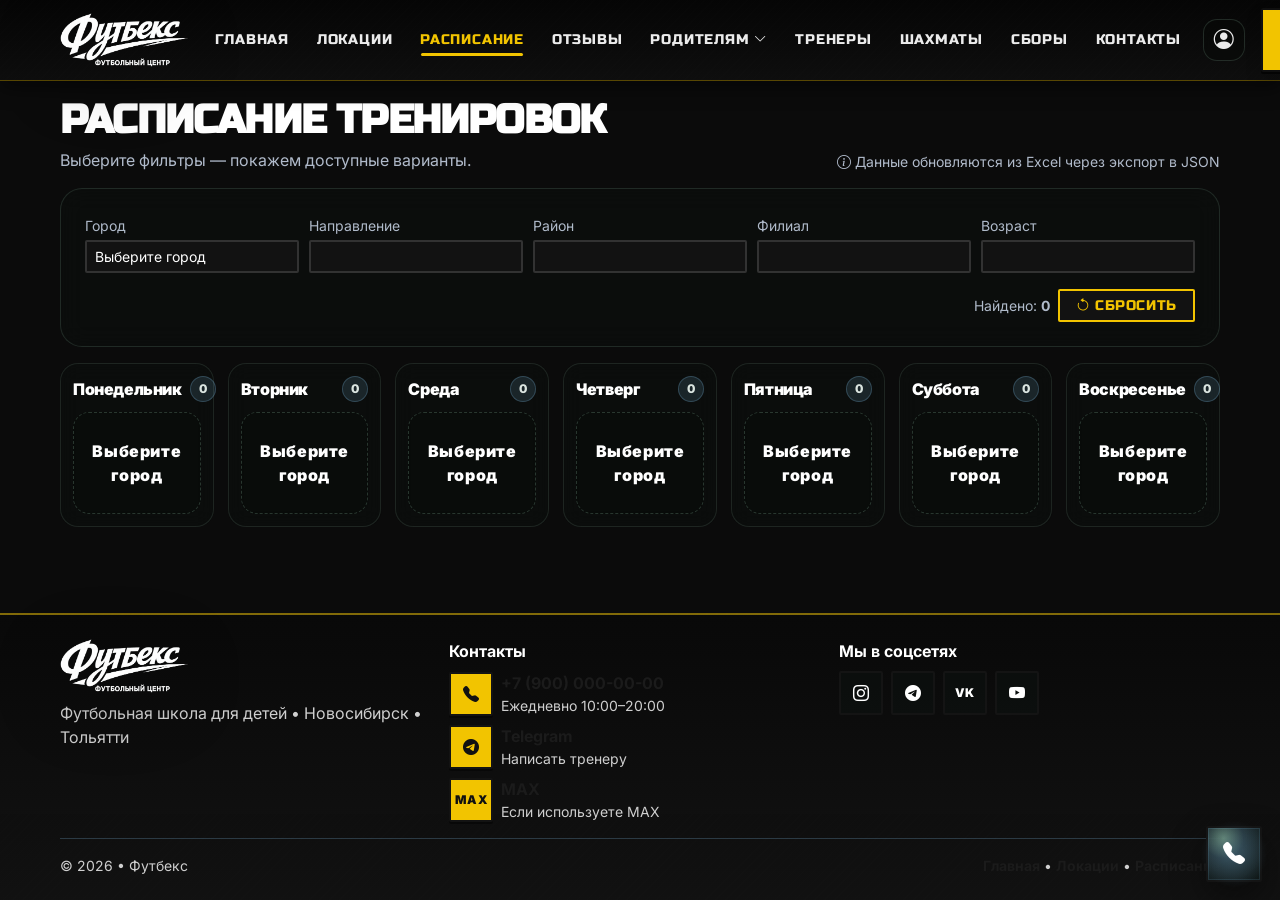
<file: Site/schedule.html>
<!doctype html>
<html lang="ru">
<head>
  <meta charset="utf-8" />
  <meta name="viewport" content="width=device-width, initial-scale=1" />
  <title>Расписание | Футбекс</title>
  <meta name="description" content="Расписание тренировок: фильтры по городу, району, филиалу, возрасту и направлению." />

  <link href="https://cdn.jsdelivr.net/npm/bootstrap@5.3.3/dist/css/bootstrap.min.css" rel="stylesheet">
  <link href="https://cdn.jsdelivr.net/npm/bootstrap-icons@1.11.3/font/bootstrap-icons.min.css" rel="stylesheet">
  <link rel="preconnect" href="https://fonts.googleapis.com">
  <link rel="preconnect" href="https://fonts.gstatic.com" crossorigin>
  <link href="https://fonts.googleapis.com/css2?family=Inter:wght@400;500;700;800&family=Russo+One&display=swap" rel="stylesheet">
  <link href="https://cdn.jsdelivr.net/npm/aos@2.3.4/dist/aos.css" rel="stylesheet">

  <link href="assets/css/theme.css" rel="stylesheet">
  <link href="assets/css/components.css" rel="stylesheet">
  <link href="assets/css/theme-football.css" rel="stylesheet">
</head>

<body data-page="schedule" class="page schedule-page" tabindex="0">

  <div id="siteNav"></div>

  <main class="schedule-top">
    <div class="container" data-aos="fade-up">
      <div class="d-flex flex-wrap align-items-end justify-content-between gap-3 mb-3">
        <div>
          <h1 class="display-6 mb-1" style="font-weight:950; letter-spacing:-.8px;">Расписание тренировок</h1>
          <div class="muted">Выберите фильтры — покажем доступные варианты.</div>
        </div>
        <div class="muted small"><i class="bi bi-info-circle me-1"></i>Данные обновляются из Excel через экспорт в JSON</div>
      </div>

      <div class="schedule-panel p-3 p-lg-4 mb-3">
        <div class="filter-row mb-3" id="scheduleFilters">
          <div>
            <label class="form-label muted small mb-1">Город</label>
            <select class="form-select form-select-sm" id="fCity"></select>
          </div>
          <div>
            <label class="form-label muted small mb-1">Направление</label>
            <select class="form-select form-select-sm" id="fDirection" disabled></select>
          </div>
          <div>
            <label class="form-label muted small mb-1">Район</label>
            <select class="form-select form-select-sm" id="fDistrict" disabled></select>
          </div>
          <div>
            <label class="form-label muted small mb-1">Филиал</label>
            <select class="form-select form-select-sm" id="fBranch" disabled></select>
          </div>
          <div>
            <label class="form-label muted small mb-1">Возраст</label>
            <select class="form-select form-select-sm" id="fAge" disabled></select>
          </div>
        </div>

        <div class="d-flex flex-wrap justify-content-between gap-2 align-items-center">
          <div class="chips" id="activeChips"></div>
          <div class="d-flex align-items-center gap-2">
            <div class="muted small">Найдено: <span id="foundCount" class="fw-bold">0</span></div>
            <button class="btn btn-outline-accent btn-sm px-3" id="resetFilters" type="button">
              <i class="bi bi-arrow-counterclockwise me-1"></i>Сбросить
            </button>
          </div>
        </div>
      </div>

      <!-- Desktop week grid -->
      <div class="week-grid" id="weekGrid"></div>

      <!-- Mobile accordion -->
      <div class="schedule-accordion">
        <div class="accordion" id="daysAccordion"></div>
      </div>
    </div>
  </main>

  <div id="siteFooter"></div>
  <div id="siteModalHost"></div>
  <div id="siteFloatingHost"></div>

  <script src="https://cdn.jsdelivr.net/npm/bootstrap@5.3.3/dist/js/bootstrap.bundle.min.js"></script>
  <script src="https://cdn.jsdelivr.net/npm/aos@2.3.4/dist/aos.js"></script>

  <script src="assets/js/config.js"></script>
  <script src="assets/js/data.js"></script>
  <script src="assets/js/partials.js"></script>
  <script src="assets/js/app.js"></script>

  <script src="assets/js/schedule.js"></script>
  <script>
    AOS.init({ once:true, duration: 650, easing: "ease-out-cubic" });
  </script>
</body>
</html>
</file>
<file: Site/assets/css/theme.css>
html, body{ overflow-x:hidden; min-height:100%; }
:root{
  --bg-0: #060d1d;
  --bg-1: #09142b;
  --bg-2: #0e1e3f;
  --card-0: rgba(12, 18, 16, .72);
  --card-1: rgba(14, 23, 20, .92);
  --text-0: #eef4ff;
  --text-1: rgba(218,228,244,.82);
  --muted: #b6c7de;

  --line: rgba(143,211,255, .22);

  --accent: #2db7ff;
  --accent-2: #149fff;
  --accent-3: #8fdcff;

  --bg-film-spot-1: .00;
  --bg-film-spot-2: .00;
  --bg-film-top: .00;
  --bg-film-mid: .00;
  --bg-film-bot: .00;
  --bg-film-last: .00;

  --site-bg-repeat: no-repeat;
  --site-bg-position: center top;
  --site-bg-size: cover;
  --site-bg-size-desktop: cover;
  --site-bg-size-mobile: cover;

  --radius-lg: 22px;
  --radius-md: 16px;
  --radius-sm: 12px;

  --shadow: 0 18px 45px rgba(0,0,0,.55);

  --bg: var(--bg-0);
  --text: var(--text-0);
  --text-muted: var(--text-1);
  --font-sans: ui-sans-serif, system-ui, -apple-system, "Segoe UI", Roboto, Arial, "Noto Sans", "Liberation Sans", sans-serif;

  --site-bg-url: none;
  --hero-bg-url: none;
}

html{
  scroll-behavior:smooth;
  overflow-x:hidden;
  background-color: var(--bg);
}
body{
  position: relative;
  isolation: isolate;
  min-height: 100vh;
  font-family: var(--font-sans);
  color: var(--text);
  background-color: transparent;
  -webkit-font-smoothing: antialiased;
  -moz-osx-font-smoothing: grayscale;
  background-image: none;
  background-repeat: var(--site-bg-repeat, no-repeat);
  background-position: var(--site-bg-position, center top);
  background-size: var(--site-bg-size, var(--site-bg-size-desktop, 100% auto));
  background-attachment: fixed;
}

@media (max-width: 767.98px){
  body{
    background-size: var(--site-bg-size, var(--site-bg-size-mobile, var(--site-bg-size-desktop, 100% auto)));
    background-attachment: scroll;
  }
}

@media (max-width: 767.98px){
  body{ background-attachment: scroll; }
}

body:before{
  content:"";
  position: absolute;
  inset: 0;
  pointer-events: none;
  z-index: -1;
  background-image:
    radial-gradient(1300px 860px at 75% 15%, rgba(120,178,255,var(--bg-film-spot-1)), transparent 55%),
    radial-gradient(940px 740px at 15% 25%, rgba(120,210,255,var(--bg-film-spot-2)), transparent 52%),
    linear-gradient(180deg, rgba(4,8,18,var(--bg-film-top)) 0%, rgba(6,12,26,var(--bg-film-mid)) 30%, rgba(8,15,31,var(--bg-film-bot)) 70%, rgba(4,9,20,var(--bg-film-last)) 100%);
  background-repeat: var(--site-bg-repeat, no-repeat);
  background-size: var(--site-bg-size, cover);
  background-position: var(--site-bg-position, center top);
}

body:after{
  content:"";
  position: fixed;
  inset: 0;
  pointer-events: none;
  z-index: 4;
  background-image: var(--site-bg-url, none);
  background-repeat: var(--site-bg-repeat, no-repeat);
  background-size: var(--site-bg-size, cover);
  background-position: var(--site-bg-position, center top);
}

body.site-bg-layers-active,
body.site-bg-layers-active:after{
  background-image: none;
}

.site-bg-layer-host{
  position: absolute;
  inset: 0;
  pointer-events: none;
  z-index: -2;
  overflow: visible;
}

.site-bg-layer{
  position: absolute;
  display: block;
  width: auto;
  max-width: none;
  height: auto;
  pointer-events: none;
  user-select: none;
}

@media (max-width: 991.98px){
  .site-bg-layer-host{
    left: 50%;
    right: auto;
    width: min(calc(100% - 32px), var(--mobile-decor-content-max, 500px));
    transform: translateX(-50%);
  }
}

.bg-hero{
  position: relative;
  isolation: isolate;
}
.bg-hero:before{
  content:"";
  position:absolute; inset:0;
  background-image: var(--hero-bg-url, url("../img/hero-bg.svg"));
  background-size: 100% auto;
  background-repeat: no-repeat;
  background-position: center bottom;
  -webkit-mask-image: none;
  mask-image: none;
  filter: saturate(1.15) contrast(1.05);
  opacity: 1;
  z-index:-2;
}
@media (max-width: 991.98px){
  .bg-hero:before{
    background-size: 100% auto;
    background-position: center bottom;
  }
}
.bg-hero:after{
  content:"";
  position:absolute; inset:0;
  background:
    radial-gradient(1100px 700px at 72% 16%, rgba(255,255,255,.12), transparent 62%),
    radial-gradient(900px 600px at 82% 22%, rgba(255,255,255,.10), transparent 65%),
    linear-gradient(120deg, rgba(143,211,255,.0) 0%, rgba(143,211,255,.10) 35%, rgba(143,211,255,.0) 65%),
    linear-gradient(180deg, rgba(0,0,0,.46) 0%, rgba(0,0,0,.14) 45%, rgba(0,0,0,0) 85%);
  z-index:-1;
  pointer-events:none;
}

.nav-glass{
  background: rgba(7, 16, 40, .82);
  border-bottom: 1px solid var(--line);
  backdrop-filter: blur(10px);
}

.brand-mark{
  display:flex; align-items:center; gap:.65rem;
  font-weight: 900;
  letter-spacing: .4px;
  text-transform: uppercase;
}

.brand-logo{
  height: 60px;
  width: auto;
  max-width: 260px;
  object-fit: contain;
  display:block;
  filter: drop-shadow(0 14px 32px rgba(0,0,0,.55));
}
.navbar .brand-logo{
  height: 60px;
  max-width: 240px;
}
@media (max-width: 992px){
  .navbar .brand-logo{ height: 50px; }
}
.brand-logo--footer{
  height: 54px;
}

.brand-badge{
  width: 38px; height: 38px; border-radius: 14px;
  display:grid; place-items:center;
  background:
    radial-gradient(circle at 30% 25%, rgba(255,255,255,.18), transparent 40%),
    linear-gradient(135deg, rgba(143,211,255,.95), rgba(112,194,255,.85));
  box-shadow: 0 12px 30px rgba(143,211,255,.25);
  border: 1px solid rgba(255,255,255,.10);
}

.btn-accent{
  --bs-btn-focus-shadow-rgb: 45,183,255;

  color: #ffffff !important;
  background-image: none !important;
  background-color: #2a9ee6 !important;
  border: 0 !important;

  font-weight: 500;
  letter-spacing: .1px;
  text-shadow: 0 1px 1px rgba(0,0,0,.45);
  border-radius: 14px 0 14px 0;

  box-shadow: 0 14px 28px rgba(20,120,210,.32), 0 10px 22px rgba(0,0,0,.42);
  position: relative;
  overflow:hidden;
}
.btn-accent:before{
  content:none;
  position:absolute; inset:0;
  background: radial-gradient(800px 120px at 30% 0%, rgba(255,255,255,.42), transparent 55%);
  opacity:.85;
  transform: translateY(-20%);
  pointer-events:none;
}
.btn-accent:hover{
  color:#ffffff !important;
  background-image: none !important;
  background-color: #238fd2 !important;
}
.btn-accent:active{
  background-image: none !important;
  background-color: #1b79bc !important;
}
.btn-accent:disabled,
.btn-accent.disabled{
  opacity: .75 !important;
  filter: saturate(.7) contrast(.95);
  box-shadow: none;
}
.btn-outline-accent{
  border-radius:14px 0 14px 0;
  border:1px solid rgba(74,191,255,.9);
  color: var(--text-0);
  background: rgba(18, 41, 74, .52);
  backdrop-filter: blur(6px);
}
.btn-outline-accent:hover{
  border-color: rgba(112,210,255,.98);
  box-shadow: 0 0 0 4px rgba(57,176,255,.24);
  color: var(--text-0);
}

.card-dark{
  background:
    linear-gradient(180deg, rgba(255,255,255,.94), rgba(245,250,255,.90));
  border: 1px solid rgba(255,255,255,.58);
  border-radius: var(--radius-lg);
  box-shadow: 0 18px 44px rgba(3, 10, 24, .22), 0 2px 0 rgba(255,255,255,.45) inset;
  backdrop-filter: blur(8px);
  color: #1a2433;
}
.card-dark .muted{
  color: rgba(26,36,51,.72);
}
.card-dark .link-accent{
  color: rgba(65,138,214,.92);
}
.card-dark .link-accent:hover{
  color: rgba(44,116,192,1);
}
.glass{
  background: rgba(10, 22, 44, .52);
  border: 1px solid rgba(143,211,255,.20);
  backdrop-filter: blur(12px);
  border-radius: var(--radius-lg);
}
.soft-line{ border-top: 1px solid var(--line); }
.muted{ color: var(--text-1); }

section{ padding: 64px 0; }

body[data-page="locations"] header.hero--plain{ padding-bottom: 12px; }
body[data-page="locations"] section:first-of-type{ padding-top: 14px; }
.section-title{
  font-weight: 950;
  letter-spacing: -.7px;
  margin-bottom: 18px;
}
.section-sub{
  color: var(--text-1);
  max-width: 900px;
}

.pill{
  display:inline-flex; gap:.55rem; align-items:center;
  padding: .45rem .75rem;
  border-radius:999px;
  border: 1px solid rgba(143,211,255,.28);
  background: rgba(8, 14, 11, .38);
  color: rgba(233,242,238,.92);
  font-weight:800;
}

.neon-rule{
  height:2px;
  width: 120px;
  background: linear-gradient(90deg, rgba(143,211,255,0), rgba(143,211,255,.85), rgba(143,211,255,0));
  filter: drop-shadow(0 0 10px rgba(143,211,255,.35));
}

.stat{
  padding: 18px 16px;
  border-radius: 18px;
  border: 1px solid rgba(190,255,220,.12);
  background: rgba(9,14,12,.45);
  backdrop-filter: blur(10px);
  height:100%;
}
.stat .num{
  font-weight: 950;
  font-size: 1.55rem;
  letter-spacing: -.4px;
}
.stat .cap{ color: rgba(233,242,238,.78); font-weight:700; font-size:.95rem; }

.sticky-cta{
  position:fixed;
  right: 16px;
  bottom: 16px;
  z-index: 1050;
  display:flex;
  gap:10px;
  align-items:center;
  padding: 10px 10px 10px 14px;
  border-radius: 999px;
  border:1px solid rgba(190,255,220,.14);
  background: rgba(7,11,9,.55);
  backdrop-filter: blur(10px);
  box-shadow: 0 18px 55px rgba(0,0,0,.55);
}
.pulse-dot{
  width:10px;height:10px;border-radius:999px;
  background: var(--accent);
  box-shadow: 0 0 0 0 rgba(143,211,255,.55);
  animation: pulse 1.8s infinite;
}
@keyframes pulse{
  0%{ box-shadow:0 0 0 0 rgba(143,211,255,.55); }
  70%{ box-shadow:0 0 0 12px rgba(143,211,255,0); }
  100%{ box-shadow:0 0 0 0 rgba(143,211,255,0); }
}

.to-top{
  position:fixed;
  left: 16px;
  bottom: 16px;
  z-index: 1040;
  border-radius: 999px;
  border:1px solid rgba(190,255,220,.14);
  background: rgba(7,11,9,.55);
  backdrop-filter: blur(10px);
  box-shadow: 0 18px 55px rgba(0,0,0,.55);
  width:46px;height:46px;
  display:grid; place-items:center;
  opacity:0;
  transform: translateY(8px);
  pointer-events:none;
  transition: .2s ease;
  color: rgba(233,242,238,.92);
}
.to-top.show{
  opacity:1; transform: translateY(0);
  pointer-events:auto;
}

a.link-accent{ color: rgba(191,233,255,.92); text-decoration:none; }
a.link-accent:hover{ color: rgba(191,233,255,1); text-decoration:underline; }

@media (prefers-reduced-motion: reduce){
  *{ animation-duration: .001ms !important; animation-iteration-count: 1 !important; transition-duration: .001ms !important; }
  html{ scroll-behavior:auto; }
}

.navbar .container{
  gap: 12px;
  flex-wrap: nowrap;
}
.navbar-brand{
  flex: 1 1 auto;
  display:flex;
  align-items:center;
  gap: 10px;
  min-width: 0;
  max-width: calc(100% - 64px);
}
.navbar-toggler{
  margin-left: auto;
  flex: 0 0 auto;
  border: 1px solid rgba(190,255,220,.18);
  border-radius: 12px;
  padding: .35rem .55rem;
}
.navbar-toggler:focus{
  box-shadow: 0 0 0 4px rgba(143,211,255,.18);
}
.navbar-dark .navbar-toggler-icon{
  opacity: .95;
  filter: drop-shadow(0 10px 26px rgba(143,211,255,.10));
}
@media (max-width: 480px){
  .navbar .brand-logo{
    height: 44px;
    max-width: 180px;
  }
}

@media (max-width: 480px){
  .sticky-cta{
    left: 12px;
    right: 12px;
    width: auto;
    justify-content: space-between;
    gap: 8px;
    padding: 10px 10px 10px 12px;
  }
  .sticky-cta .btn{
    padding: .52rem .9rem !important;
    font-size: .95rem;
  }
  .sticky-cta .fw-bold{
    font-size: .95rem;
    white-space: nowrap;
    overflow: hidden;
    text-overflow: ellipsis;
    max-width: 48vw;
  }
}

@media (max-width: 1199.98px){
  .nav-glass .container{ position: relative; }

  .nav-glass .navbar-brand,
  .nav-glass .navbar-toggler{
    position: relative;
    z-index: 2;
  }

  .nav-glass .navbar-collapse{
    position: absolute;
    top: calc(100% + 10px);
    left: 0;
    right: 0;

    margin: 0;
    padding: 10px;

    background: linear-gradient(180deg, #0a1310 0%, #050806 100%);
    border: 1px solid rgba(190,255,220,.18);
    border-radius: 18px;
    box-shadow: var(--shadow);
    backdrop-filter: none;

    max-height: calc(100vh - 110px);
    overflow: auto;
  }

  .nav-glass .navbar-collapse.collapsing{
    position: absolute;
    overflow: hidden;
  }

  .nav-glass .navbar-nav{
    gap: 2px;
  }
  .nav-glass .navbar-nav .nav-link{
    padding: 12px 12px;
    border-radius: 14px;
  }
  .nav-glass .navbar-nav .nav-link:hover{
    background: rgba(143,211,255,.08);
  }
  .nav-glass .navbar-nav .nav-link.active{
    background: rgba(143,211,255,.10);
    border: 1px solid rgba(143,211,255,.22);
  }

  .nav-glass .navbar-nav .btn{
    width: 100%;
  }
}

.modal-backdrop{ z-index: 2990; }
.modal{ z-index: 3000; }

html.quiz-open, body.quiz-open{
  overflow: hidden !important;
  overscroll-behavior: none;
}

footer{ display:block; width:100%; }

.page{
  min-height: 100vh;
  display: flex;
  flex-direction: column;
}
.page main{ flex: 1 0 auto; }
.page footer{ flex-shrink: 0; }

.program-tabs .nav-link{
  background: rgba(0,0,0,.22);
  border: 1px solid rgba(170,224,255,.18);
  color: rgba(240,255,245,.86);
  border-radius: 999px;
  padding: .55rem .9rem;
  transition: transform .18s ease-out, box-shadow .18s ease-out, border-color .18s ease-out, background-color .18s ease-out;
}
.program-tabs .nav-link:hover{
  transform: translateY(-1px);
  border-color: rgba(170,224,255,.32);
  box-shadow: 0 10px 28px rgba(0,0,0,.28);
}
.program-tabs .nav-link.active{
  background: linear-gradient(180deg, rgba(170,224,255,.35), rgba(48,108,184,.18));
  border-color: rgba(170,224,255,.52);
  color: rgba(245,255,248,.98);
  box-shadow: 0 0 0 1px rgba(170,224,255,.22) inset, 0 14px 38px rgba(0,0,0,.32);
}
.program-tabs .nav-link:focus-visible{
  outline: none;
  box-shadow: 0 0 0 3px rgba(170,224,255,.22);
}

.icon-chesspiece{
  width: 16px;
  height: 16px;
  display: inline-flex;
  align-items: center;
  justify-content: center;
  flex: 0 0 auto;
  font-size: 16px;
  line-height: 1;
  color: rgba(170,224,255,.95);
  text-shadow: 0 0 10px rgba(170,224,255,.20);
  transform: translateY(1px);
}

[data-hero-bg] {
  position: relative;
  z-index: 0;
  background: none !important;
  height: var(--hero-height, auto);
}

[data-hero-bg]::before {
  content: "";
  position: absolute;
  inset: 0;
  background-image: var(--hero-bg-url, none);
  background-size: cover;
  background-position: 50% 30%;
  background-repeat: no-repeat;
  pointer-events: none;
  will-change: transform;
  z-index: -1;
}

@media (min-width: 992px) {
  [data-hero-bg]::before {
    height: 100%;
  }
}

@media (max-width: 991.98px) {
  [data-hero-bg]::before {
    height: 100%;
    background-position: 50% 30%;
    background-size: cover;
  }
}
</file>
<file: Site/assets/css/components.css>
.feature-icon{
  width:46px;height:46px;border-radius:18px;
  display:grid; place-items:center;
  background: rgba(143,211,255,.10);
  border: 1px solid rgba(143,211,255,.22);
  box-shadow: 0 14px 34px rgba(0,0,0,.45);
}
/* Components that you will likely restyle in Figma */

.hero{
  padding-top: 92px;
  padding-bottom: 18px;
  position: relative;
}
.hero h1{
  font-weight: 950;
  letter-spacing: -0.8px;
  line-height: 1.05;
}
.hero .lead{
  color: rgba(233,242,238,.85);
  font-size: 1.08rem;
}

/* Reviews page: drop the headline a touch lower from the nav (more breathing room) */
body[data-page="reviews"] .hero{ padding-top: 86px; padding-bottom: 18px; }
@media (max-width: 576px){
  body[data-page="reviews"] .hero{ padding-top: 80px; padding-bottom: 16px; }
}


.hero--page{ padding-bottom: 26px; }
@media (max-width: 576px){ .hero--page{ padding-top: 76px; padding-bottom: 22px; } }
/* Index hero: tie the block size to a 16:9 canvas instead of letting the background appear oversized */
.hero--index{
  width: 100%;
  --hero-desktop-max-width: min(1480px, calc(100vw - 24px));
  --hero-mobile-min-height: clamp(820px, 132svh, 1040px);
  --hero-mobile-padding-bottom: 112px;
  --hero-mobile-actions-gap: 12px;
  --hero-mobile-actions-margin-top: 434px;
  --hero-mobile-kpis-margin-top: 448px;
  --hero-kpis-padding-top: clamp(44px, 6vw, 92px);
  --hero-boy-width: min(100%, 600px);
  --hero-boy-max-width: 903px;
  --hero-boy-top: -100px;
  --hero-boy-right: 10px;
  --hero-boy-bottom: auto;
  --hero-boy-left: auto;
  --hero-boy-transform: scale(1.5) translate(100px, 130px);
  --hero-arrow-width: clamp(130px, 12vw, 190px);
  --hero-arrow-top: 58px;
  --hero-arrow-right: 44px;
  --hero-arrow-transform: rotate(-4deg);
  --hero-ball-width: clamp(72px, 7vw, 120px);
  --hero-ball-bottom: 72px;
  --hero-ball-right: 58px;
  --hero-ball-transform: rotate(-12deg);
  --hero-bg-bleed-bottom: 164px;
  --hero-icons-offset-y: 0px;
  --hero-icons-icon-size: clamp(108px, 10vw, 136px);
  --hero-icons-card-padding: 1rem;
  --result-card-media-ratio: 4 / 5;
  --result-card-media-min-height: clamp(280px, 30vw, 420px);
  --testing-stage-min-height: clamp(340px, 34vw, 560px);
}
.hero--index + .hero-quick-links{
  --hero-bg-bleed-bottom: 164px;
}
.hero--index.bg-hero::before,
.hero--index.bg-hero::after{
  bottom: calc(-1 * var(--hero-bg-bleed-bottom, 0px));
}
.hero--index .container{
  position: relative;
  height: 100%;
  min-height: inherit;
  display: flex;
  flex-direction: column;
}
.hero--index .container > .row{
  position: relative;
  z-index: 2;
  flex: 0 0 auto;
}
.hero--index #heroKpis{
  margin-top: auto;
}
.hero-boy-layer{
  position: absolute;
  inset: var(--hero-boy-top) var(--hero-boy-right) var(--hero-boy-bottom) var(--hero-boy-left);
  z-index: 1;
  display: flex;
  justify-content: flex-end;
  align-items: flex-start;
  pointer-events: none;
}
.hero-boy-layer .hero-visual{
  width: var(--hero-boy-width);
  max-width: var(--hero-boy-max-width);
}
.hero-boy-layer .hero-visual img{
  width: 100%;
  max-width: 100%;
  transform: var(--hero-boy-transform);
}
.hero-boy-layer .hero-decor{
  position: absolute;
  display: block;
  width: auto;
  height: auto;
  pointer-events: none;
  user-select: none;
}
.hero-boy-layer .hero-decor--arrow{
  width: var(--hero-arrow-width);
  top: var(--hero-arrow-top);
  right: var(--hero-arrow-right);
  transform: var(--hero-arrow-transform);
}
.hero-boy-layer .hero-decor--ball{
  width: var(--hero-ball-width);
  bottom: var(--hero-ball-bottom);
  right: var(--hero-ball-right);
  transform: var(--hero-ball-transform);
}

/* Index hero: lift the left copy a bit on desktop so it sits closer to the header */
@media (min-width: 992px){
  .hero--index{
    aspect-ratio: 16 / 9;
    min-height: 740px;
    max-height: 980px;
    padding-bottom: 88px;
  }
  .hero--index .container{
    max-width: var(--hero-desktop-max-width);
    padding-inline: clamp(16px, 2.2vw, 28px);
  }
  .hero--index .hero-copy{
    margin-top: 18px;
    max-width: min(100%, 620px);
  }
  .hero--index #heroKpis{
    padding-top: var(--hero-kpis-padding-top, clamp(32px, 5vw, 72px));
  }
}

@media (min-width: 1200px) and (max-width: 1399.98px){
  .hero--index{
    min-height: 780px;
    --hero-kpis-padding-top: clamp(14px, 2vw, 28px);
  }
}

@media (min-width: 768px) and (max-width: 991.98px){
  .hero--index{
    min-height: clamp(640px, 72vw, 820px);
    --hero-kpis-padding-top: clamp(32px, 5vw, 56px);
    --hero-boy-width: min(100%, 640px);
    --hero-boy-top: 118px;
    --hero-boy-right: 50%;
    --hero-boy-transform: translateX(50%) translateY(-52px);
    --hero-arrow-width: clamp(108px, 15vw, 150px);
    --hero-arrow-top: 84px;
    --hero-arrow-right: calc(50% - 260px);
    --hero-arrow-transform: rotate(-2deg);
    --hero-ball-width: clamp(68px, 9vw, 96px);
    --hero-ball-bottom: 136px;
    --hero-ball-right: calc(50% - 272px);
    --hero-ball-transform: rotate(-10deg);
    --hero-bg-bleed-bottom: 132px;
    --hero-icons-icon-size: clamp(92px, 12vw, 120px);
    --hero-icons-offset-y: 0px;
    --result-card-media-ratio: 4 / 5;
    --result-card-media-min-height: clamp(340px, 58vw, 460px);
    --testing-stage-min-height: clamp(300px, 48vw, 430px);
  }
  .hero--index + .hero-quick-links{
    --hero-bg-bleed-bottom: 132px;
  }
  .hero--index #heroKpis{
    padding-top: var(--hero-kpis-padding-top, clamp(24px, 5vw, 48px));
  }
}


.kpi-grid .card-dark{ height:100%; }



.feature-icon-img{
  width: 24px;
  height: 24px;
  object-fit: contain;
  display: block;
  filter: drop-shadow(0 3px 8px rgba(0,0,0,.25));
}

/* Feature icons in top cards: same as ref project (large, natural, no frame) */
.kpi-grid .feature-icon{
  width: auto !important;
  height: auto !important;
  border: 0 !important;
  border-radius: 0 !important;
  background: transparent !important;
  box-shadow: none !important;
  padding: 0 !important;
  overflow: visible !important;
}
.kpi-grid .feature-icon-img{
  width: var(--hero-icons-icon-size, clamp(108px, 10vw, 136px)) !important;
  height: auto !important;
  max-width: none !important;
  object-fit: contain !important;
  filter: none !important;
  display: block;
}

.card-image{
  border-radius: var(--radius-lg);
  border:1px solid rgba(190,255,220,.12);
  box-shadow: var(--shadow);
  overflow:hidden;
  background: rgba(10,16,14,.35);
}
.card-image img{
  width:100%;
  height:auto;
  display:block;
}

.location-card .badge{
  background: rgba(143,211,255,.12);
  border: 1px solid rgba(143,211,255,.28);
  color: rgba(233,242,238,.92);
}


/* Hero visual (transparent cutout image) */
.hero-visual{
  border-radius: var(--radius-lg);
  overflow: visible;
  position: relative;
  display: block;
  width: 100%;
  max-width: 100%;
  padding: 0;
}
.hero-visual--placeholder{
  min-height: 0;
}
.hero-visual img{
  width: 100%;
  height: auto;
  display: block;
  object-fit: contain;
  max-width: min(903px, 100%);
  max-height: none;
  filter: none;
}
.hero-visual--summary{
  min-height: 100%;
}
.hero-visual-card{
  width: 100%;
  border-radius: 26px;
  padding: 1.5rem;
  background: linear-gradient(180deg, rgba(255,255,255,.94), rgba(233,244,255,.88));
  border: 1px solid rgba(255,255,255,.65);
  box-shadow: 0 22px 60px rgba(7, 20, 40, .26);
  color: #17304b;
}
.hero-visual-card--desktop{
  max-width: 34rem;
  margin-left: auto;
}
.hero-visual-eyebrow{
  display: inline-flex;
  padding: .4rem .7rem;
  margin-bottom: .85rem;
  border-radius: 999px;
  background: rgba(42, 158, 230, .12);
  color: #236aa7;
  font-size: .82rem;
  font-weight: 800;
  letter-spacing: .05em;
  text-transform: uppercase;
}
.hero-visual-title{
  font-size: clamp(1.35rem, 2vw, 2rem);
  line-height: 1.1;
  font-weight: 900;
  margin-bottom: .75rem;
}
.hero-visual-text{
  color: rgba(23, 48, 75, .78);
  line-height: 1.55;
}
.hero-visual-tags{
  display: flex;
  flex-wrap: wrap;
  gap: .65rem;
  margin-top: 1.15rem;
}
.hero-visual-tag{
  display: inline-flex;
  align-items: center;
  min-height: 38px;
  padding: .45rem .8rem;
  border-radius: 999px;
  background: rgba(255,255,255,.82);
  border: 1px solid rgba(42, 158, 230, .15);
  color: #17304b;
  font-weight: 700;
}
@media (max-width: 991.98px){
  .hero--index{
    --hero-boy-width: min(100%, 1060px);
    --hero-boy-max-width: 560px;
    --hero-boy-top: 120px;
    --hero-boy-right: 50%;
    --hero-boy-bottom: auto;
    --hero-boy-left: auto;
    --hero-boy-transform: translateX(50%) translateY(-40px);
    --result-card-media-ratio: 4 / 5;
    --result-card-media-min-height: clamp(320px, 70vw, 420px);
    --testing-stage-min-height: clamp(280px, 68vw, 420px);
  }
  .hero-boy-layer{
    justify-content: center;
  }
}
@media (min-width: 992px){
  .hero-boy-layer{
    justify-content: flex-end;
    align-items: flex-start;
  }
}

/* HERO MOBILE TUNING */
@media (max-width: 576px){
  .hero .display-5, .hero .display-6{
    font-size: 1.72rem;
    line-height: 1.05;
  }
  .hero .lead{
    font-size: .92rem;
  }
  .hero .btn{
    padding: .46rem .84rem !important;
    font-size: .86rem;
  }
  /* hide the age/city pill on mobile to lift the headline */
  .hero .pill{ display: none !important; }
  .hero .stat{
    padding: 14px;
  }
  .hero .stat .num{
    font-size: 1.36rem;
  }
}
@media (max-width: 991.98px){
  .hero--index{
    min-height: var(--hero-mobile-min-height, clamp(860px, 138svh, 1080px));
    padding-bottom: var(--hero-mobile-padding-bottom, 132px);
    --hero-bg-bleed-bottom: 108px;
    --hero-icons-offset-y: 0px;
  }
  .hero--index + .hero-quick-links{
    --hero-bg-bleed-bottom: 108px;
  }
  .hero--index .container > .row{
    order: 1;
  }
  .hero-mobile-actions{
    order: 2;
    margin-top: var(--hero-mobile-actions-margin-top, 54px) !important;
    margin-bottom: 28px !important;
    padding-top: 20px;
  }
  .hero--index #heroKpis{
    order: 3;
	margin-top: var(--hero-mobile-kpis-margin-top, 40px);
    padding-bottom: 24px;
  }
  .hero--index #heroKpis > [class*="col"]:nth-child(n+3){
    display: none !important;
  }
  .hero--index #heroKpis > [class*="col"]:nth-child(-n+2){
    width: 50%;
  }
}
@media (max-width: 576px){
  .hero--index .row{ row-gap: 10px; }
  .hero-visual{ min-height: 0; }
  .hero--index{
    min-height: clamp(720px, 122svh, 860px);
    --hero-boy-width: min(100%, 380px);
    --hero-boy-top: 400px;
    --hero-boy-right: 50%;
    --hero-boy-transform: translateX(50%) translateY(-10px);
    --hero-arrow-width: clamp(84px, 24vw, 118px);
    --hero-arrow-top: 384px;
    --hero-arrow-right: calc(50% - 182px);
    --hero-arrow-transform: rotate(-6deg);
    --hero-ball-width: clamp(52px, 13vw, 72px);
    --hero-ball-bottom: 188px;
    --hero-ball-right: calc(50% - 166px);
    --hero-ball-transform: rotate(-12deg);
    --hero-bg-bleed-bottom: 92px;
    --hero-icons-icon-size: clamp(88px, 27vw, 110px);
    --hero-icons-card-padding: .9rem;
    --result-card-media-ratio: 5 / 6;
    --result-card-media-min-height: clamp(300px, 78vw, 410px);
    --testing-stage-min-height: clamp(240px, 68vw, 360px);
  }
  .hero--index + .hero-quick-links{
    --hero-bg-bleed-bottom: 92px;
  }
  .hero-mobile-actions{
    margin-top: calc(var(--hero-mobile-actions-margin-top, 54px) - 4px) !important;
    margin-bottom: 20px !important;
    padding-top: 12px;
  }
  .hero--index #heroKpis{
	margin-top: calc(var(--hero-mobile-kpis-margin-top, 40px) - 6px);
    padding-bottom: 28px;
  }
}

@media (min-width: 577px) and (max-width: 767.98px){
  .hero--index{
    --hero-boy-width: min(100%, 470px);
    --hero-boy-top: 130px;
    --hero-boy-right: 50%;
    --hero-boy-transform: translateX(50%) translateY(-20px);
    --hero-arrow-width: clamp(94px, 16vw, 130px);
    --hero-arrow-top: 140px;
    --hero-arrow-right: calc(50% - 242px);
    --hero-arrow-transform: rotate(-5deg);
    --hero-ball-width: clamp(56px, 10vw, 84px);
    --hero-ball-bottom: 104px;
    --hero-ball-right: calc(50% - 228px);
    --hero-ball-transform: rotate(-10deg);
    --hero-icons-icon-size: clamp(92px, 18vw, 118px);
    --hero-icons-card-padding: 1rem;
    --result-card-media-ratio: 4 / 5;
    --result-card-media-min-height: clamp(320px, 66vw, 430px);
    --testing-stage-min-height: clamp(260px, 60vw, 390px);
  }
}

.hero-quick-links{
  background: transparent;
  padding: 1rem 0 1.15rem;
}
.hero-quick-links .container{
  transform: translateY(var(--hero-icons-offset-y, 0px));
}
.hero-quick-links .card-dark{
  padding: var(--hero-icons-card-padding, 1rem) !important;
}

.hero--index + .hero-quick-links{
  position: relative;
  z-index: 1;
  margin-top: calc(-1 * var(--hero-bg-bleed-bottom, 0px));
  padding-top: calc(1rem + var(--hero-bg-bleed-bottom, 0px));
}
@media (min-width: 992px){
  .hero-quick-links{
    padding-top: calc(1.5rem + var(--hero-bg-bleed-bottom, 0px));
    padding-bottom: 1.4rem;
  }
  .hero-quick-links .kpi-grid{
    padding-inline: 1.25rem;
  }
}
@media (max-width: 576px){
  .hero-quick-links{
    padding-top: calc(1.4rem + var(--hero-bg-bleed-bottom, 0px));
    padding-bottom: 1.7rem;
  }
}

@media (max-width: 991.98px){
  #steps,
  #coaches,
  #media{
    padding-top: 88px;
  }
}

@media (max-width: 576px){
  #steps,
  #coaches,
  #media{
    padding-top: 96px;
  }
}


/* === PROFILE CARDS (coaches / graduates) === */
.profile-card{
  display: flex;
  flex-direction: column;
  height: 100%;
  border-radius: var(--radius-lg);
  overflow: hidden;
}
.profile-media{
  position: relative;
  flex: 0 0 auto;
  width: 100%;
  aspect-ratio: var(--result-card-media-ratio, 4 / 5);
  min-height: var(--result-card-media-min-height, clamp(280px, 30vw, 420px));
  background: rgba(10,16,14,.45);
  border-bottom: 1px solid rgba(190,255,220,.12);
}
.profile-media img{
  position: absolute;
  inset: 0;
  width: 100%;
  height: 100%;
  object-fit: cover;
  display:block;
}
.profile-card > .p-3{
  position: relative;
  z-index: 1;
  flex: 1 1 auto;
}
.badge-popular{
  background: rgba(143,211,255,.16);
  border: 1px solid rgba(143,211,255,.32);
  color: rgba(235,245,240,.92);
}
.card-popular{
  outline: 1px solid rgba(143,211,255,.32);
  box-shadow: 0 0 0 1px rgba(143,211,255,.18), var(--shadow);
}

/* Make carousel items look like "window" on mobile */
.mini-carousel .carousel-inner{
  border-radius: var(--radius-lg);
  overflow: hidden;
}
.mini-carousel .carousel-item{
  padding: 0;
}

/* Improve list spacing */
.list-check .d-flex{ line-height: 1.25; }
.list-check .bi{ margin-top: 2px; }

/* Mobile fine-tuning for coach/graduate cards */
@media (max-width: 991.98px){
  /* Portrait photos in carousels: avoid top/bottom cropping on mobile */
  .profile-media{
    background: rgba(0,0,0,.18);
  }
  .profile-media img{
    object-fit: contain;
  }
}

#result .profile-media{
  display: grid;
  place-items: center;
  background: rgba(0,0,0,.18);
}

#result .profile-media img{
  width: 100%;
  height: 100%;
  object-fit: contain;
  object-position: center center;
}

#coaches .profile-card--coach .profile-media{
  min-height: clamp(340px, 34vw, 460px);
}

#result .profile-card--graduate .profile-media,
#coaches .profile-card--coach .profile-media{
  aspect-ratio: 4 / 5;
  min-height: clamp(340px, 34vw, 460px);
}

#result .profile-card--graduate .profile-media img,
#coaches .profile-card--coach .profile-media img{
  object-fit: cover;
  object-position: center top;
}

@media (max-width: 991.98px){
  #result .profile-card--graduate .profile-media,
  #coaches .profile-card--coach .profile-media{
    min-height: clamp(360px, 82vw, 500px);
  }
}

/* === QUIZ MODAL === */
.quiz-modal{
  background: linear-gradient(180deg, rgba(14,23,20,.96), rgba(7,11,9,.94));
  border:1px solid rgba(190,255,220,.12);
  border-radius: 22px;
}
.quiz-options{
  display: grid;
  grid-template-columns: 1fr;
  gap: 10px;
}
@media (min-width: 768px){
  .quiz-options{ grid-template-columns: 1fr 1fr; }
}
.quiz-option{
  display:flex;
  gap:12px;
  align-items:flex-start;
  padding: 14px 14px;
  border-radius: 16px;
  border: 1px solid rgba(190,255,220,.12);
  background: rgba(10,16,14,.42);
  cursor:pointer;
  user-select:none;
  transition: transform .18s ease, border-color .18s ease, background .18s ease, box-shadow .18s ease;
}
.quiz-option:hover{
  transform: translateY(-1px);
  border-color: rgba(143,211,255,.32);
  background: rgba(10,16,14,.54);
  box-shadow: 0 12px 40px rgba(0,0,0,.28);
}
.quiz-option .form-check-input{
  width: 1.18em;
  height: 1.18em;
  margin-top: .1rem;
  border-color: rgba(190,255,220,.22);
  background-color: rgba(10,16,14,.65);
}
.quiz-option .form-check-input:checked{
  background-color: rgba(143,211,255,.95);
  border-color: rgba(143,211,255,.95);
}
.quiz-option-text{
  font-weight: 700;
  color: rgba(235,245,240,.92);
  line-height: 1.15;
}
@media (max-width: 576px){
  .quiz-option{ padding: 12px 12px; }
  .quiz-option-text{ font-weight: 650; }
}


/* Quiz: custom picker (age / district) */
.quiz-picker{
  width: 100%;
  display:flex;
  align-items:center;
  justify-content:space-between;
  gap: 12px;
  padding: 14px 14px;
  border-radius: 16px;
  border: 1px solid rgba(190,255,220,.14);
  background: rgba(10,16,14,.55);
  color: rgba(235,245,240,.92);
  box-shadow: 0 10px 30px rgba(0,0,0,.22);
  transition: border-color .18s ease, background .18s ease, transform .18s ease;
}
.quiz-picker:hover{
  border-color: rgba(143,211,255,.30);
  background: rgba(10,16,14,.64);
  transform: translateY(-1px);
}
.quiz-picker-text{
  font-weight: 750;
  line-height: 1.15;
}
.quiz-input{
  background: rgba(10,16,14,.55) !important;
  border: 1px solid rgba(190,255,220,.14) !important;
  color: rgba(235,245,240,.92) !important;
  border-radius: 14px !important;
}
.quiz-input::placeholder{
  color: rgba(235,245,240,.45);
}

/* Picker sheet (scrollable) — stays inside viewport on mobile */
.quiz-modal .modal-body{ position: relative; }

.quiz-picker-sheet{
  position: absolute;
  inset: 0;
  background: rgba(0,0,0,.18);
  backdrop-filter: blur(6px);
  -webkit-backdrop-filter: blur(6px);
  z-index: 1085;
  padding: 0;
  display: block;
  pointer-events: none;
}
.quiz-picker-sheet.is-open{ pointer-events: auto; }


@media (min-width: 992px){
  /* On desktop we allow the picker to overflow the quiz modal (overlay over the viewport) */
  .quiz-picker-sheet{
    position: fixed;
    inset: 0;
  }
}

.quiz-picker-panel{
  position: absolute;
  top: 0;
  left: 0;
  transform: translateY(6px) scale(.98);
  opacity: 0;
  transform-origin: top left;
  transition: opacity .18s ease, transform .18s ease;

  width: min(560px, 100%);
  max-height: 78vh;
  background: radial-gradient(120% 120% at 20% 0%, rgba(143,211,255,.18) 0%, rgba(10,16,14,.96) 42%, rgba(5,8,6,.98) 100%);
  border: 1px solid rgba(190,255,220,.14);
  border-radius: 22px;
  box-shadow: 0 22px 70px rgba(0,0,0,.55);
  overflow: hidden;
  display: flex;
  flex-direction: column;
}
.quiz-picker-header{
  display:flex;
  align-items:center;
  justify-content: space-between;
  gap: 10px;
  padding: 14px 14px;
  border-bottom: 1px solid rgba(190,255,220,.10);
}
.quiz-picker-options{
  overflow: auto;
  -webkit-overflow-scrolling: touch;
  padding: 10px;
  display: flex;
  flex-direction: column;
  gap: 10px;
}


/* Desktop (inside quiz): show pickers in grid so all options are visible without scrolling a native select */
.quiz-picker-sheet.is-desktop .quiz-picker-options{
  display: grid;
  grid-template-columns: repeat(2, minmax(0, 1fr));
gap: 8px;
  padding: 10px 10px 14px;
  overflow-x: hidden;
  overflow-y: auto;
}
.quiz-picker-sheet.is-desktop .quiz-picker-option{
  text-align: center;
  white-space: normal;
  padding: 10px 10px;
  font-size: 14px;
  border-radius: 16px;
  line-height: 1.15;
}

.quiz-picker-sheet.is-desktop.is-district .quiz-picker-option{
  text-align: left;
  padding: 12px 12px;
  font-size: 14px;
  line-height: 1.15;
}
/* Mobile: show options in 2 columns (vertical scroll) */
@media (max-width: 576px){
  .quiz-picker-options{
    display: grid;
    grid-template-columns: repeat(2, minmax(0, 1fr));
    gap: 10px;
    overflow-y: auto;
    overflow-x: hidden;
    padding: 10px 10px 14px;
  }
  .quiz-picker-option{
    width: 100%;
    min-width: 0;
    white-space: normal;
    margin-bottom: 0;
    text-align: center;
    padding: 13px 10px;
    border-radius: 16px;
  }
}

.quiz-picker-option{
  width: 100%;
  text-align: left;
  border: 1px solid rgba(190,255,220,.12);
  background: linear-gradient(180deg, rgba(18,30,25,.66), rgba(8,12,10,.66));
  color: rgba(235,245,240,.92);
  border-radius: 16px;
  padding: 14px 14px;
  margin-bottom: 0;
  font-weight: 750;
  transition: border-color .18s ease, background .18s ease, transform .18s ease;
}
.quiz-picker-option:hover{
  border-color: rgba(143,211,255,.34);
  background: rgba(10,16,14,.62);
  transform: translateY(-1px);
}

/* Picker layout tweaks */
.quiz-picker-sheet[data-picker="age"] .quiz-picker-options{
  display: grid;
  grid-template-columns: repeat(2, minmax(0, 1fr));
  gap: 10px;
}

.quiz-picker-sheet[data-picker="district"] .quiz-picker-options{
  display: grid;
  grid-template-columns: repeat(2, minmax(0, 1fr));
  gap: 10px;
}
@media (min-width: 768px){
  .quiz-picker-sheet[data-picker="age"] .quiz-picker-options,
  .quiz-picker-sheet[data-picker="district"] .quiz-picker-options{
    max-height: none;
    overflow: visible;
  }
}


@media (min-width: 768px){
  .quiz-picker-sheet[data-picker="age"] .quiz-picker-options{
    grid-template-columns: repeat(7, minmax(0, 1fr));
  }
}

.quiz-picker-option.is-active{
  border-color: rgba(143,211,255,.55);
  background: rgba(143,211,255,.10);
  box-shadow: 0 0 0 1px rgba(143,211,255,.18), 0 16px 50px rgba(0,0,0,.45);
}

/* Quiz mobile compactness (so result + CTA fits better) */
@media (max-width: 576px){
  .quiz-modal .modal-body{ padding: 14px; }
  .quiz-modal h3{ font-size: 1.35rem; }
  .quiz-modal .card-dark.p-4{ padding: 14px !important; }
  .quiz-modal .btn{ padding: .6rem 1rem; }
  .quiz-modal #quizSubmitBtn{ font-size: .92rem; padding: .6rem 1rem; }
  .quiz-picker{ padding: 12px 12px; }
  .quiz-picker-text{ font-weight: 700; }
  .quiz-picker-option{ padding: 12px 12px; font-weight: 700; }
}




.quiz-orient-note-mobile{ display:none; }

/* === QUIZ MOBILE RESULT FIT === */
@media (max-width: 576px){
  .quiz-modal .modal-header{
    padding: 10px 12px;
  }
  .quiz-modal .modal-header .btn-close{
    transform: scale(.92);
  }
  .quiz-modal .quiz-progress{ margin-bottom: 10px; }

  /* Compact headings inside quiz */
  .quiz-modal h3{ font-size: 1.08rem; margin-bottom: .35rem; }
  .quiz-modal .muted{ font-size: .86rem; }

  /* Make the "send" area always reachable */
  .quiz-modal .quiz-result-actions{
    position: sticky;
    bottom: 0;
    margin: 8px -14px -14px;
    padding: 10px 14px 12px;
    background: linear-gradient(180deg, rgba(7,11,9,.98) 0%, rgba(5,8,6,.98) 100%);
    border-top: 1px solid rgba(190,255,220,.10);
    border-bottom-left-radius: 18px;
    border-bottom-right-radius: 18px;
  }
  .quiz-modal .quiz-result-actions .form-label{ display:none; }
  .quiz-modal .quiz-result-actions .muted.small.mt-2{ display:block;
  font-size:.72rem;
  line-height:1.25;
  opacity:.78;
  margin-top:8px;
}

  .quiz-modal .quiz-result-actions .form-control{
    padding: 10px 12px;
    font-size: .92rem;
  }

  .quiz-modal #quizSubmitBtn{
    font-size: .86rem;
    padding: .50rem .85rem;
  }
  .quiz-modal .btn{
    font-size: .86rem;
    padding: .50rem .85rem;
  }

  /* Make answers & recommendation a bit tighter */
  .quiz-modal #quizSummary .d-flex{ margin-bottom: 6px !important; }
  .quiz-modal #quizRecommendation{ font-size: .92rem; }
  /* Restore orient note on mobile (compact) */
  .quiz-orient-note{ display:none; } /* desktop note hidden on mobile */
  .quiz-orient-note-mobile{
    display:block;
    font-size: .74rem;
    opacity: .72;
    line-height: 1.25;
    margin-bottom: 8px;
  }

  /* Tighter result card paddings & gutters */
  .quiz-result-card{ padding: 14px !important; }
  .quiz-result-card .row{ --bs-gutter-x: .75rem; --bs-gutter-y: .75rem; }

  /* Slightly smaller section titles inside result */
  .quiz-result-card .fw-bold{ font-size: .98rem; }

}


/* Quiz inline error */
.quiz-error{
  margin-bottom: 10px;
  padding: 10px 12px;
  border-radius: 14px;
  border: 1px solid rgba(255,90,90,.28);
  background: rgba(255,90,90,.10);
  color: rgba(235,245,240,.92);
  font-weight: 650;
}

.quiz-orient-note{}


@media (max-width: 576px){
  .quiz-orient-note{ display:none !important; }
  .quiz-modal .progress{ height: 8px !important; }
  .quiz-modal .modal-body{ padding: 14px 14px 10px; }
  .quiz-modal .soft-line{ margin: 10px 0 !important; }
  .quiz-modal .quiz-result-actions{ margin-top: 6px; }
  .quiz-modal #quizSubmitBtn{ font-size: .86rem; padding: .52rem .85rem; }
  .quiz-modal .quiz-result-actions .btn{ font-size: .84rem; padding: .52rem .85rem; }
  .quiz-modal #quizParentName, .quiz-modal #quizPhone{ padding: 10px 12px; font-size: .92rem; }
  .quiz-modal .fw-black{ letter-spacing: -0.4px; }
  .quiz-modal .quiz-step[data-step="5"] h3{ margin-bottom: 6px !important; }
}


/* === QUIZ INLINE ERRORS (under fields) === */
.quiz-submit-error{
  font-size: .78rem;
  color: rgba(235,245,240,.88);
  margin: 0 0 8px;
  max-height: 0;
  opacity: 0;
  overflow: hidden;
  transform: translateY(-4px);
  transition: max-height .22s ease, opacity .18s ease, transform .18s ease;
}
.quiz-submit-error.is-show{
  max-height: 90px;
  opacity: 1;
  transform: translateY(0);
}

.quiz-error-inline{
  font-size: .78rem;
  color: rgba(235,245,240,.88);
  margin-top: 6px;
  max-height: 0;
  opacity: 0;
  overflow: hidden;
  transform: translateY(-4px);
  transition: max-height .22s ease, opacity .18s ease, transform .18s ease;
}

.quiz-error-inline::before{
  content: "•";
  display: inline-block;
  margin-right: 8px;
  color: rgba(143,211,255,.92);
  transform: translateY(-1px);
}
.quiz-error-inline.is-show{
  max-height: 80px;
  opacity: 1;
  transform: translateY(0);
}

.quiz-modal .form-control.is-invalid{
  border-color: rgba(255,90,90,.55) !important;
  box-shadow: 0 0 0 3px rgba(255,90,90,.12);
}

@media (max-width: 576px){
  .quiz-orient-note-mobile{
    font-size: .70rem;
    opacity: .70;
    margin-bottom: 6px;
  }
}


/* === QUIZ RESULT / ACCENTS === */
.quiz-rec-title{
  letter-spacing: -0.2px;
}
.quiz-rec-title 
.quiz-title-gradient{
  background: linear-gradient(90deg, rgba(199,235,255,.98) 0%, rgba(143,211,255,.96) 45%, rgba(199,235,255,.98) 100%);
  -webkit-background-clip: text;
  background-clip: text;
  color: transparent;
  text-shadow: 0 10px 28px rgba(143,211,255,.18);
}
.quiz-accent{
  background: linear-gradient(180deg, rgba(173,229,255,.95), rgba(89,170,255,.92));
  -webkit-background-clip: text;
  background-clip: text;
  color: transparent;
}

.quiz-modal .btn-accent:disabled{
  opacity: .46;
  filter: grayscale(1);
  cursor: not-allowed;
  box-shadow: none !important;
  transform: none !important;
}

/* On result screen (mobile), hide the progress stripe to free space */
@media (max-width: 576px){
  #quizModal.quiz-is-result .quiz-progress{ display:none !important; }
  #quizModal.quiz-is-result .modal-body{ padding-top: 12px !important; }
}


/* === QUIZ RESULT MOBILE POLISH === */
@media (max-width: 576px){
  #quizModal.quiz-is-result .quiz-progress{ display: none !important; }
  #quizModal.quiz-is-result .quiz-rec-title{ margin-top: 2px; }
  #quizModal.quiz-is-result .muted.mb-3{ margin-bottom: 10px !important; }
}


/* === NAV: Parents dropdown + cabinet icon === */
.nav-icon-link{
  display: inline-flex;
  align-items: center;
  justify-content: center;
  width: 42px;
  height: 42px;
  border-radius: 14px;
  border: 1px solid rgba(190,255,220,.14);
  background: rgba(8,12,10,.38);
  backdrop-filter: blur(12px);
  -webkit-backdrop-filter: blur(12px);
  color: rgba(235,245,240,.92);
}
.nav-icon-link i{ font-size: 1.25rem; }
.nav-icon-link:hover{
  border-color: rgba(173,229,255,.32);
  box-shadow: 0 14px 34px rgba(89,170,255,.16);
  transform: translateY(-1px);
  color: rgba(255,255,255,.95);
}
.nav-icon-link--mobile{
  width: 44px;
  height: 44px;
  border-radius: 16px;
}

.nav-parents{
  position: relative;
}
.parents-dropdown{
  position: absolute;
  top: calc(100% + 10px);
  left: 0;
  min-width: 240px;
  padding: 10px;
  border-radius: 16px;
  border: 1px solid rgba(190,255,220,.16);
  background: rgba(6,10,8,.32);
  backdrop-filter: blur(28px) saturate(140%);
  -webkit-backdrop-filter: blur(28px) saturate(140%);
  box-shadow: 0 24px 60px rgba(0,0,0,.55);
  opacity: 0;
  transform: translateY(10px);
  pointer-events: none;
  transition: opacity .18s ease, transform .18s ease;
  z-index: 1050;
}
.parents-dropdown .parents-item{
  display: flex;
  align-items: center;
  justify-content: space-between;
  gap: 10px;
  padding: 10px 12px;
  border-radius: 12px;
  color: rgba(235,245,240,.92);
  text-decoration: none;
  background: transparent;
  border: 1px solid rgba(190,255,220,.10);
}
.parents-dropdown .parents-item:hover{
  background: rgba(10,16,14,.35);
  border-color: rgba(173,229,255,.28);
  color: rgba(255,255,255,.96);
}

.parents-dropdown::before{
  content:"";
  position:absolute;
  left: 0;
  right: 0;
  top: -12px;
  height: 12px;
  /* hover bridge to prevent dropdown closing when moving mouse */
  background: transparent;
}
.parents-dropdown::after{
  content:"";
  position:absolute;
  top: -7px;
  left: 18px;
  width: 12px;
  height: 12px;
  transform: rotate(45deg);
  background: rgba(6,10,8,.32);
  border-left: 1px solid rgba(190,255,220,.16);
  border-top: 1px solid rgba(190,255,220,.16);
  backdrop-filter: blur(28px) saturate(140%);
  -webkit-backdrop-filter: blur(28px) saturate(140%);
}

@media (min-width: 992px){
  .nav-parents:hover .parents-dropdown{
    opacity: 1;
    transform: translateY(0);
    pointer-events: auto;
  }
}

/* Parents mobile modal */
.parents-modal{
  background: rgba(8,12,10,.55);
  border: 1px solid rgba(190,255,220,.14);
  border-radius: 22px;
  backdrop-filter: blur(28px) saturate(140%);
  -webkit-backdrop-filter: blur(28px) saturate(140%);
}
.parents-modal .modal-body{ padding: 14px 14px 16px; }
.parents-modal-list{
  display: grid;
  gap: 10px;
}
.parents-modal-link{
  display:flex;
  align-items:center;
  justify-content: space-between;
  gap: 10px;
  padding: 12px 14px;
  border-radius: 16px;
  background: rgba(10,16,14,.38);
  border: 1px solid rgba(190,255,220,.12);
  text-decoration:none;
  color: rgba(235,245,240,.92);
}
.parents-modal-link:hover{
  background: rgba(10,16,14,.52);
  border-color: rgba(173,229,255,.28);
  color: rgba(255,255,255,.96);
}
.parents-modal-link i{ font-size: 1.25rem; opacity: .85; }

/* === Mobile carousels: overlay arrows on card photo === */
.mini-carousel-wrap{
  position: relative;
}
.carousel-arrow{
  position: absolute;
  top: 40%;
  transform: translateY(-50%);
  width: 36px;
  height: 36px;
  border-radius: 999px;
  border: 1px solid rgba(190,255,220,.16);
  background: rgba(0,0,0,.22);
  backdrop-filter: blur(10px);
  -webkit-backdrop-filter: blur(10px);
  color: rgba(235,245,240,.92);
  display: inline-flex;
  align-items: center;
  justify-content: center;
  opacity: .78;
  transition: opacity .15s ease, transform .15s ease;
  z-index: 5;
}
.carousel-arrow:hover{
  opacity: 1;
  transform: translateY(-50%) scale(1.03);
}
.carousel-arrow--left{ left: 10px; }
.carousel-arrow--right{ right: 10px; }
.carousel-arrow i{ font-size: 1.15rem; }

/* Desktop: snap/scroll carousel (trainers & graduates) */
.desktop-snap .carousel-arrow{ top: 50%; }
.snap-carousel{
  display: flex;
  gap: 12px;
  overflow-x: auto;
  scroll-snap-type: x mandatory;
  scroll-behavior: smooth;
  padding: 6px 52px;
  scrollbar-width: none;
}
.snap-carousel::-webkit-scrollbar{ display: none; }
.snap-item{ flex: 0 0 240px; scroll-snap-align: start; }
@media (min-width: 1200px){
  .snap-item{ flex-basis: 260px; }
}

/* Variant: show exactly 3 cards in the visible area on desktop (used on program.html) */
.snap-carousel--three{ padding: 6px; }
.snap-carousel--three .snap-item{ flex: 0 0 calc((100% - 24px) / 3); }


.quiz-picker-sheet.is-open .quiz-picker-panel{ opacity: 1; transform: translateY(0) scale(1); }
.quiz-picker-panel.is-flip{ transform-origin: bottom left; }


/* mini-carousel mobile overflow fix (avoid clipped cards) */
@media (max-width: 991.98px){
  .mini-carousel .carousel-inner{
    overflow: visible;
    border-radius: 0;
  }
}


/* === Cabinet: push footer to bottom on short pages === */
body[data-page="cabinet"]{
  min-height: 100vh;
  display: flex;
  flex-direction: column;
}
body[data-page="cabinet"] #siteFooter{
  margin-top: auto;
}


/* Desktop district: denser buttons so all districts fit without scrolling */
@media (min-width: 992px){
  .quiz-picker-sheet.is-desktop.is-district .quiz-picker-option{
  text-align: left;
  padding: 12px 12px;
  font-size: 14px;
  line-height: 1.15;
}
}

/* =========================
   Premium micro-interactions
   ========================= */
:root{
  --ease-out: cubic-bezier(.2,.9,.2,1);
  --t-fast: 180ms;
  --t-ui: 220ms;
}

.card-dark, .glass, .card-image{
  transition:
    box-shadow var(--t-ui) var(--ease-out),
    border-color var(--t-ui) var(--ease-out),
    background-color var(--t-ui) var(--ease-out);
}

/* Cards: no hover lift/glow (keeps layout ultra-stable) */

.btn{
  transition: transform var(--t-ui) var(--ease-out),
              box-shadow var(--t-ui) var(--ease-out),
              filter var(--t-ui) var(--ease-out),
              background-color var(--t-ui) var(--ease-out);
}
.btn:hover{
  transform: translateY(-1px);
}
.btn-accent:hover{
  box-shadow: 0 18px 44px rgba(143,211,255,.22), 0 10px 24px rgba(0,0,0,.52);
}

/* Parents dropdown (desktop) */
.parents-dropdown{
  transition: opacity var(--t-ui) var(--ease-out), transform var(--t-ui) var(--ease-out);
}
.nav-parents:hover .parents-dropdown{
  opacity: 1;
  transform: translateY(0);
}

/* Reduce motion */
@media (prefers-reduced-motion: reduce){
  *{
    transition: none !important;
    animation: none !important;
    scroll-behavior: auto !important;
  }
}

/* =========================
   Floating phone FAB
   ========================= */
.fab-call{
  position: fixed;
  right: 18px;
  bottom: 18px;
  width: 56px;
  height: 56px;
  border-radius: 999px;
  background: radial-gradient(120% 120% at 30% 20%, rgba(190,255,220,.45) 0%, rgba(143,211,255,.18) 32%, rgba(10,16,14,.86) 100%), rgba(12,18,16,.72);
  backdrop-filter: blur(12px);
  border: 1px solid rgba(190,255,220,.28);
  color: var(--accent);
  display: flex;
  align-items: center;
  justify-content: center;
  z-index: 2500;
  box-shadow: 0 14px 34px rgba(0,0,0,.42), 0 0 0 1px rgba(143,211,255,.12) inset;
  text-decoration: none;
  cursor: pointer;
  transform: translateZ(0);
  transition: transform 180ms ease-out, box-shadow 180ms ease-out, filter 180ms ease-out;
  isolation: isolate;
  overflow: visible;
}
.fab-call:hover{
  transform: translateY(-2px) scale(1.02);
  box-shadow: 0 18px 42px rgba(0,0,0,.48), 0 0 0 1px rgba(143,211,255,.18) inset;
  filter: saturate(1.06);
}
.fab-call:active{ transform: translateY(0) scale(.98); }
.fab-call i{ font-size: 22px; }
.fab-call::before{
  content: "";
  position: absolute;
  inset: -12px;
  border-radius: 999px;
  background: radial-gradient(circle, rgba(143,211,255,.26), rgba(143,211,255,0) 62%);
  opacity: .75;
  z-index: -1;
  pointer-events: none;
  animation: fabPulse 1.8s ease-out infinite;
}
@keyframes fabPulse{
  0%{ transform: scale(.65); opacity: 0; }
  18%{ opacity: .7; }
  100%{ transform: scale(1.38); opacity: 0; }
}
@media (prefers-reduced-motion: reduce){
  .fab-call{ transition: none; }
  .fab-call::before{ animation: none; }
}
.fab-call:hover{
  transform: translateY(-2px);
  filter: brightness(1.02);
}

/* =========================
   Footer
   ========================= */
.footer-strong{
  border-top: 1px solid rgba(190,255,220,.10);
  background: rgba(6, 14, 36, .86);
}
.icon-pill{
  width: 44px;
  height: 44px;
  border-radius: 16px;
  display: grid;
  place-items: center;
  background: rgba(12,18,16,.45);
  border: 1px solid rgba(190,255,220,.12);
  color: rgba(235,245,240,.92);
}
.icon-pill--text{
  font-weight: 900;
  letter-spacing: .6px;
  font-size: 12px;
}
.social-text{
  font-weight: 900;
  letter-spacing: .6px;
  font-size: 12px;
  line-height: 1;
}
.social-btn{
  width: 44px;
  height: 44px;
  border-radius: 16px;
  display: grid;
  place-items: center;
  background: rgba(12,18,16,.45);
  border: 1px solid rgba(190,255,220,.12);
  color: rgba(235,245,240,.92);
  text-decoration: none;
}
.social-btn:hover{
  border-color: rgba(143,211,255,.45);
}
.footer-list{
  list-style: none;
  padding-left: 0;
  margin: 0;
  display: grid;
  grid-template-columns: repeat(2, minmax(0, 1fr));
  gap: 6px 14px;
}
.footer-list li{
  margin: 0;
  color: rgba(235,245,240,.86);
  font-size: .94rem;
  line-height: 1.25;
}

@media (max-width: 340px){
  .footer-list{ grid-template-columns: 1fr; }
}

/* Footer compactness (desktop/mobile) */
.footer-strong{
  padding-top: 22px;
  padding-bottom: 22px;
}
@media (max-width: 575.98px){
  .footer-strong{
    padding-top: 16px;
    padding-bottom: 16px;
  }
  .footer-strong .icon-pill,
  .footer-strong .social-btn{
    width: 38px;
    height: 38px;
    border-radius: 14px;
  }
  .footer-strong .footer-list li{ font-size: .88rem; }
}

/* Signup modal: mobile compact */
@media (max-width: 991.98px){
  .signup-whatnext,
  .signup-comment,
  .signup-side{
    display: none !important;
  }
}

/* =========================
   Schedule page UI
   ========================= */
.schedule-top{
  padding-top: 96px; /* account for fixed nav */
  padding-bottom: 22px;
}
.schedule-panel{
  background: rgba(12,18,16,.42);
  border: 1px solid rgba(190,255,220,.12);
  border-radius: 22px;
  backdrop-filter: blur(12px);
  -webkit-backdrop-filter: blur(12px);
}
.filter-row{
  display: grid;
  grid-template-columns: repeat(5, minmax(0, 1fr));
  gap: 10px;
}
@media (max-width: 991.98px){
  .filter-row{
    grid-template-columns: repeat(2, minmax(0, 1fr));
  }
}
.chips{
  display: flex;
  flex-wrap: wrap;
  gap: 8px;
}
.chip{
  display: inline-flex;
  align-items: center;
  gap: 8px;
  padding: 6px 10px;
  border-radius: 999px;
  background: rgba(12,18,16,.50);
  border: 1px solid rgba(190,255,220,.12);
  color: rgba(235,245,240,.92);
  font-size: 13px;
}
.chip button{
  border: none;
  background: transparent;
  color: rgba(235,245,240,.75);
  line-height: 1;
}
.chip button:hover{ color: rgba(235,245,240,.95); }

.week-grid{
  display: grid;
  grid-template-columns: repeat(7, minmax(0, 1fr));
  gap: 14px;
  align-items: start;
  margin-top: 14px; /* columns shouldn't stretch to the tallest day */
}
@media (max-width: 991.98px){
  .week-grid{ display: none; }
}
.day-col{
  background: rgba(12,18,16,.36);
  border: 1px solid rgba(190,255,220,.10);
  border-radius: 18px;
  backdrop-filter: blur(10px);
  -webkit-backdrop-filter: blur(10px);
  padding: 12px;
  height: fit-content;
  align-self: start;
}
.day-head{
  display: flex;
  align-items: center;
  justify-content: space-between;
  gap: 8px;
  margin-bottom: 10px;
}

.day-name{
  font-weight: 950;
  letter-spacing: -.4px;
}
.count-badge{
  font-size: 12px;
  font-weight: 850;
  display: inline-flex;
  align-items: center;
  justify-content: center;
  height: 26px;
  width: 26px;      /* 1-digit counts look like a circle */
  min-width: 26px;
  padding: 0;
  line-height: 1;
  border-radius: 999px;
  background: rgba(143,211,255,.12);
  border: 1px solid rgba(143,211,255,.22);
  color: rgba(235,245,240,.92);
  flex: 0 0 auto;
  white-space: nowrap;
}
.count-badge.is-wide{
  width: auto;      /* 2+ digits — allow pill */
  padding: 0 8px;
}

.branch{
  margin-top: 12px;
  padding-top: 10px;
  border-top: 1px solid rgba(190,255,220,.10);
}
.branch:first-child{
  margin-top: 0;
  padding-top: 0;
  border-top: none;
}
.branch-title{
  display: flex;
  align-items: center;
  justify-content: space-between;
  gap: 8px;
  font-weight: 800;
  margin-bottom: 8px;
  min-width: 0;
}
.branch-title > span:first-child{
  min-width: 0;
}

.lesson{
  display: grid;
  grid-template-columns: 88px minmax(0, 1fr);
  gap: 10px;
  padding: 10px 10px;
  border-radius: 14px;
  background: rgba(8,12,10,.32);
  border: 1px solid rgba(190,255,220,.10);
  margin-bottom: 8px;
  overflow: hidden; /* prevent meta pills leaking outside the card */
}
.lesson:last-child{ margin-bottom: 0; }
.lesson > div:last-child{ min-width:0; }
.lesson:hover{
  border-color: rgba(143,211,255,.28);
}
.lesson-time{
  font-weight: 950;
  font-size: 13px;
  line-height: 1.1;
  color: rgba(235,245,240,.92);
}
.lesson-meta{
  display: flex;
  flex-wrap: wrap;
  gap: 6px;
  margin-bottom: 6px;
  min-width: 0;
  overflow: hidden;
}

.pill-mini{
  font-size: 11px;
  padding: 2px 8px;
  border-radius: 999px;
  background: rgba(12,18,16,.55);
  border: 1px solid rgba(190,255,220,.12);
  color: rgba(235,245,240,.88);
  max-width: 100%;
  min-width: 0;
  flex: 0 1 auto; /* allow shrink inside flex-wrap */
  overflow: hidden;
  text-overflow: ellipsis;
  white-space: nowrap;
}

.lesson-note{
  font-size: 12px;
  color: rgba(235,245,240,.72);
}

/* In the 7-column week grid the columns are narrow, so stack lesson content vertically */
.week-grid .lesson{
  grid-template-columns: 1fr;
}
.week-grid .lesson-time{
  margin-bottom: 4px;
  font-size: 12px;
  opacity: .9;
  border-right: 0;
  padding-right: 0;
}

.week-grid .lesson-meta{
  flex-direction: column;
  align-items: flex-start;
}
.week-grid .pill-mini{
  width: 100%;
}
.week-grid .lesson-note{
  white-space: nowrap;
  overflow: hidden;
  text-overflow: ellipsis;
}


.empty-day{
  display: grid;
  place-items: center;
  text-align: center;
  padding: 26px 10px;
  border-radius: 16px;
  background: rgba(8,12,10,.28);
  border: 1px dashed rgba(190,255,220,.18);
}
.empty-day .title{
  font-weight: 950;
  letter-spacing: .6px;
}
.fade-in{
  animation: fadeInUp var(--t-ui) var(--ease-out) both;
}
@keyframes fadeInUp{
  from{ opacity: 0; transform: translateY(6px); }
  to{ opacity: 1; transform: translateY(0); }
}

/* Mobile accordion container */
.schedule-accordion{ display:none; }
@media (max-width: 991.98px){
  .schedule-accordion{ display:block; }
}

/* Media cards (PHOTO/VIDEO) */
.media-card{
  position: relative;
}
.media-arrow{
  position: absolute;
  top: 50%;
  transform: translateY(-50%);
  z-index: 12;
  width: 40px;
  height: 40px;
  border-radius: 999px;
  display: grid;
  place-items: center;
  background: rgba(12,18,16,.55);
  border: 1px solid rgba(190,255,220,.16);
  color: rgba(235,245,240,.92);
  backdrop-filter: blur(10px);
  -webkit-backdrop-filter: blur(10px);
}
.media-arrow:hover{ border-color: rgba(143,211,255,.40); }
.media-arrow--left{ left: 14px; }
.media-arrow--right{ right: 14px; }
@media (max-width: 575.98px){
  .media-arrow{ width: 38px; height: 38px; }
}

.review-btn{ border:0; color: inherit; text-align: left; cursor: pointer; }
.review-btn:focus{ outline: 2px solid rgba(143,211,255,.35); outline-offset: 2px; }

/* Reviews page: make the video card slightly more compact on desktop (≈ -20%) */
.video-reviews-card{ max-width: 920px; margin: 0 auto; }
@media (max-width: 991.98px){
  .video-reviews-card{ max-width: none; }
}

.nav-parents{ position: relative; }
.parents-dropdown:before{ content:""; position:absolute; top:-12px; left:0; right:0; height:12px; }

#contacts{ scroll-margin-top: 96px; }


/* Schedule: ensure branch titles are readable (Bootstrap accordion can override colors) */
[data-page="schedule"] .branch-title span{
  color: rgba(235,245,240,.92);
}


/* Media frames: arrows should be centered relative to the preview area */
.media-frame{ position: relative; }
.media-stage{
  position: relative;
  width: 100%;
  aspect-ratio: 16 / 9;
  min-height: clamp(240px, 30vw, 420px);
  border-radius: 18px;
  overflow: hidden;
  border: 1px solid rgba(190,255,220,.10);
  background: rgba(8,12,10,.25);
  display: grid;
  place-items: center;
}
.media-img{
  width: 100%;
  height: 100%;
  display: block;
  object-fit: contain; /* show the whole photo (no cropping) */
}
.media-video,
.media-stage iframe{
  width: 100%;
  height: 100%;
  display: block;
  border: 0;
  background: #000;
}
.media-video{ object-fit: contain; background: #000; }
.media-frame .media-arrow{ z-index: 30; }

#mediaPhotoStage .media-stage{
  aspect-ratio: 16 / 9;
  min-height: clamp(240px, 30vw, 420px);
}

#mediaPhotoStage .media-img{
  width: 100%;
  height: 100%;
  max-height: none;
  object-fit: contain;
  object-position: center center;
}

@media (max-width: 991.98px){
  #mediaPhotoStage .media-stage{
    aspect-ratio: 16 / 9;
    min-height: clamp(220px, 56vw, 360px);
  }
}

/* Testing card: image-first layout (bigger preview on desktop, no cropping) */
.testing-card{ max-width: 1060px; margin: 0 auto; }
.testing-grid{
  display: grid;
  grid-template-columns: minmax(0, 82fr) minmax(0, 18fr);
  gap: 16px;
  align-items: stretch;
}
.testing-media-col{ min-width: 0; }
.testing-media .media-stage{
  /* Desktop: keep the testing preview visually aligned with profile cards. */
  aspect-ratio: 4 / 5;
  height: auto;
  min-height: var(--testing-stage-min-height, clamp(340px, 34vw, 460px));
}
.testing-media .media-img{
  object-fit: cover;
  object-position: center top;
}
.testing-info{
  border-radius: 18px;
  padding: 14px;
  background: rgba(10,16,14,.45);
  border: 1px solid rgba(190,255,220,.14);
  box-shadow: 0 10px 26px rgba(0,0,0,.25);
}
.testing-info-title{
  font-weight: 900;
  letter-spacing: .2px;
  margin-bottom: 8px;
}
.testing-info-box{
  margin-top: 12px;
  padding: 12px;
  border-radius: 16px;
  background: rgba(0,0,0,.22);
  border: 1px solid rgba(190,255,220,.10);
}
.testing-info-list{
  list-style: none;
  padding: 0;
  margin: 10px 0 0;
  display: grid;
  gap: 8px;
}
.testing-info-list li{
  display: flex;
  align-items: center;
  gap: 10px;
  color: var(--text-1);
  font-size: 13px;
}
.testing-info-list .dot{
  width: 8px;
  height: 8px;
  border-radius: 999px;
  background: var(--accent);
  box-shadow: 0 0 0 3px rgba(143,211,255,.18);
  flex: 0 0 auto;
}

@media (min-width: 992px){
  /* Desktop: wider aside, keep testing preview uncropped */
  .testing-grid{
    grid-template-columns: minmax(0, 68fr) minmax(0, 32fr);
  }
}


@media (max-width: 991.98px){
  .testing-card{ max-width: 680px; }
  .testing-grid{ grid-template-columns: 1fr; }
  /* Mobile: keep the block compact, but avoid top/bottom gaps caused by a fixed height.
     Let aspect-ratio drive the height so the image sits tight in the rounded frame. */
  .testing-media .media-stage{
    height: auto;
    aspect-ratio: var(--result-card-media-ratio, 4 / 5);
    min-height: var(--testing-stage-min-height, clamp(360px, 82vw, 500px));
  }
  .testing-media .media-img{
    object-fit: contain;
    object-position: center center;
  }
}

/* Signup mini contacts (shown under consent, especially useful on mobile) */
.signup-mini-contacts{
  margin-top: 14px;
  display: flex;
  gap: 10px;
  flex-wrap: wrap;
}
.mini-contact{
  display: inline-flex;
  align-items: center;
  gap: 8px;
  padding: 10px 12px;
  border-radius: 999px;
  border: 1px solid rgba(190,255,220,.14);
  background: rgba(10,16,14,.45);
  color: var(--text-0);
  text-decoration: none;
  transition: transform 160ms ease-out, box-shadow 160ms ease-out, border-color 160ms ease-out;
}
.mini-contact:hover{
  transform: translateY(-1px);
  border-color: rgba(143,211,255,.24);
  box-shadow: 0 10px 24px rgba(0,0,0,.22);
}
.mini-contact i{ font-size: 16px; color: var(--accent); }

/* Locations page: matte gate + list items */
.map-wrap{ position: relative; border-radius: 18px; overflow: hidden; }
.map-wrap.is-locked #map{
  filter: blur(2.6px) saturate(.8) brightness(.75);
}
.map-gate{
  position: absolute;
  inset: 0;
  display: flex;
  align-items: center;
  justify-content: center;
  padding: 16px;
  background: rgba(6,10,8,.55);
  backdrop-filter: blur(10px);
  border-radius: 18px;
  opacity: 0;
  pointer-events: none;
  transition: opacity 180ms ease-out;
}
.map-wrap.is-locked .map-gate{
  opacity: 1;
  pointer-events: auto;
}
.map-gate-inner{
  text-align: center;
  padding: 14px 16px;
  border-radius: 16px;
  border: 1px solid rgba(190,255,220,.14);
  background: rgba(10,16,14,.45);
  max-width: 340px;
}
.map-gate-title{
  font-weight: 900;
  letter-spacing: .2px;
  margin-bottom: 6px;
}

.glass-select{
  background: rgba(10,16,14,.55) !important;
  border: 1px solid rgba(190,255,220,.14) !important;
  color: var(--text-0) !important;
  border-radius: 14px !important;
}

.loc-item{
  width: 100%;
  text-align: left;
  border: 1px solid rgba(190,255,220,.10);
  background: rgba(10,16,14,.40);
  border-radius: 16px;
  padding: 12px 12px;
  color: var(--text-0);
  cursor: pointer;
  transition: transform 180ms ease-out, box-shadow 180ms ease-out, border-color 180ms ease-out;
}
.loc-item + .loc-item{ margin-top: 10px; }
.loc-item:hover{
  transform: translateY(-1px);
  border-color: rgba(143,211,255,.22);
  box-shadow: 0 14px 28px rgba(0,0,0,.28);
}
.loc-item-title{ font-weight: 900; margin-bottom: 4px; }

/* MAX contact pill highlight */
.contact-pill--max .brand-badge{ background: rgba(143,211,255,.18); border-color: rgba(143,211,255,.22); }
.footer a.link-accent{ text-decoration: none; }


/* arrows inside frame: keep fully visible and vertically centered within the preview */
.media-frame .media-arrow--left{ left: 10px; }
.media-frame .media-arrow--right{ right: 10px; }


/* Philosophy (desktop photo in the card) */
.philo-photo{
  border-radius: 22px;
  overflow: hidden;
  border: 1px solid rgba(170,224,255,.18);
  background: rgba(8,12,10,.25);
  aspect-ratio: 16 / 10;
  display: grid;
  place-items: center;
}
.philo-photo img{
  width: 100%;
  height: 100%;
  display: block;
  object-fit: contain;
  filter: saturate(1.05) contrast(1.02);
  opacity: .95;
}

/* =========================
   Visual polish
   ========================= */
.nav-glass{
  box-shadow: 0 10px 30px rgba(4,12,30,.28);
  border-bottom-color: rgba(190,255,220,.2);
}

.navbar .nav-link{
  position: relative;
  transition: color 180ms ease-out, transform 180ms ease-out;
}
.navbar .nav-link:hover{
  transform: translateY(-1px);
}
.navbar .nav-link::after{
  content: "";
  position: absolute;
  left: 12px;
  right: 12px;
  bottom: 4px;
  height: 2px;
  border-radius: 999px;
  background: linear-gradient(90deg, rgba(143,211,255,0), rgba(143,211,255,.95), rgba(143,211,255,0));
  opacity: 0;
  transform: scaleX(.6);
  transition: opacity 180ms ease-out, transform 180ms ease-out;
}
.navbar .nav-link:hover::after,
.navbar .nav-link.active::after{
  opacity: 1;
  transform: scaleX(1);
}

.btn-accent{
  transition: transform 180ms ease-out, box-shadow 180ms ease-out, filter 180ms ease-out !important;
}
.btn-accent:hover{
  transform: translateY(-2px);
  box-shadow: 0 18px 36px rgba(143,211,255,.28), 0 12px 24px rgba(0,0,0,.35);
}

.card-dark{
  position: relative;
  overflow: hidden;
  transition: transform 220ms cubic-bezier(.2,.9,.2,1), box-shadow 220ms cubic-bezier(.2,.9,.2,1), border-color 220ms ease-out;
}
.card-dark::before{
  content: "";
  position: absolute;
  inset: 0;
  background: radial-gradient(120% 80% at 10% 0%, rgba(255,255,255,.44), rgba(255,255,255,0) 52%);
  opacity: .55;
  pointer-events: none;
}
.kpi-grid .card-dark:hover,
.card-dark:hover{
  transform: translateY(-4px);
  box-shadow: 0 24px 48px rgba(3,10,24,.28), 0 2px 0 rgba(255,255,255,.45) inset;
  border-color: rgba(255,255,255,.72);
}

.section-title{
  position: relative;
  margin-bottom: 22px;
}
.section-title::after{
  content: "";
  display: block;
  width: 74px;
  height: 3px;
  margin-top: 10px;
  border-radius: 999px;
  background: linear-gradient(90deg, rgba(143,211,255,.2), rgba(143,211,255,.95), rgba(143,211,255,0));
  filter: drop-shadow(0 0 12px rgba(143,211,255,.35));
}

.feature-icon{
  background: linear-gradient(180deg, rgba(216,241,255,.38), rgba(191,233,255,.28));
  border-color: rgba(143,211,255,.46);
  box-shadow: 0 12px 26px rgba(26,74,120,.18), 0 1px 0 rgba(255,255,255,.52) inset;
}

.card-image img,
.profile-media img,
.philo-photo img{
  transition: transform 320ms cubic-bezier(.2,.9,.2,1), filter 320ms ease-out;
}
.card-image:hover img,
.profile-card:hover .profile-media img,
.philo-photo:hover img{
  transform: scale(1.03);
  filter: saturate(1.1) contrast(1.04);
}

@media (prefers-reduced-motion: reduce){
  .btn-accent,
  .card-dark,
  .navbar .nav-link,
  .card-image img,
  .profile-media img,
  .philo-photo img{
    transition: none !important;
  }
}

/* =========================
   Premium visual overrides
   ========================= */
.hero{
  position: relative;
}
.hero::after{
  content: "";
  position: absolute;
  inset: 0;
  background:
    radial-gradient(900px 520px at 8% 8%, rgba(143,211,255,.12), transparent 62%),
    radial-gradient(720px 420px at 90% 20%, rgba(143,211,255,.09), transparent 64%);
  pointer-events: none;
}

.nav-glass{
  background: rgba(8, 19, 44, .82);
  border-bottom-color: rgba(143,211,255,.24);
  box-shadow: 0 14px 34px rgba(2,8,22,.45);
}

.footer-strong{
  background: linear-gradient(180deg, rgba(8,18,40,.90), rgba(6,14,32,.92));
  border-top-color: rgba(143,211,255,.22);
}

.glass,
.quiz-modal,
.map-gate-inner,
.loc-item,
.mini-contact,
.glass-select{
  border-color: rgba(143,211,255,.24) !important;
}

.card-dark{
  border: 1px solid rgba(255,255,255,.65);
  box-shadow: 0 22px 52px rgba(4,12,30,.28), 0 1px 0 rgba(255,255,255,.55) inset;
}

.card-dark .fw-bold,
.card-dark .fw-black,
.card-dark .section-title{
  color: #17253a;
}
.card-dark .muted{
  color: rgba(26,36,51,.72);
}

.section-sub,
.muted{
  color: rgba(208,220,240,.84);
}

.pill{
  border-color: rgba(143,211,255,.34);
  background: rgba(14,28,54,.55);
  color: rgba(233,244,255,.95);
}

.stat{
  border-color: rgba(143,211,255,.22);
  background: linear-gradient(180deg, rgba(12,24,48,.58), rgba(9,18,38,.54));
}

.feature-icon{
  background: linear-gradient(180deg, rgba(232,245,255,.42), rgba(191,233,255,.30));
  border-color: rgba(143,211,255,.52);
  box-shadow: 0 12px 30px rgba(26,74,120,.18), 0 1px 0 rgba(255,255,255,.62) inset;
}

.media-arrow{
  border-color: rgba(143,211,255,.28);
  background: rgba(9,19,38,.58);
}

.brand-logo{
  filter: drop-shadow(0 16px 36px rgba(0,0,0,.42));
}
/* schedule text wrapping fix */
[data-page="schedule"] .lesson .pill-mini,
[data-page="schedule"] .week-grid .pill-mini{
  white-space: normal;
  overflow: visible;
  text-overflow: clip;
  line-height: 1.2;
}
[data-page="schedule"] .week-grid .lesson-note,
[data-page="schedule"] .lesson-note{
  white-space: normal;
  overflow: visible;
  text-overflow: clip;
  word-break: break-word;
}

section > .container{
  position: relative;
  overflow: visible;
}
.section-decor{
  position: absolute;
  display: block;
  width: clamp(150px, 14vw, 220px);
  aspect-ratio: 1 / 1;
  background-repeat: no-repeat;
  background-position: center;
  background-size: contain;
  opacity: .92;
  pointer-events: none;
  z-index: 4;
}
section > .container > :not(.section-decor){
  position: relative;
  z-index: 2;
}
.section-decor--steps{
  left: -260px;
  top: 60px;
  width: 250px;
  background-image: url("../img/sitebg-decor/conus.webp");
}
.section-decor--pricing{
  right: -250px;
  top: 490px;
  width: 270px;
  background-image: url("../img/sitebg-decor/money.webp");
}
.section-decor--result{
  left: -275px;
  bottom: -60px;
  width: 290px;
  background-image: url("../img/sitebg-decor/Chart.webp");
}
.section-decor--coaches{
  right: -250px;
  bottom: -70px;
  width: 260px;
  background-image: url("../img/sitebg-decor/coach.webp");
  transform: scaleX(-1);
}
.section-decor--media{
  left: -240px;
  top: 225px;
  background-image: url("../img/sitebg-decor/TV.webp");
}
.section-decor--philosophy{
  right: -270px;
  top: 170px;
  width: 250px;
  background-image: url("../img/sitebg-decor/book.webp");
}
.section-decor--chess{
  left: -280px;
  top: 220px;
  width: 290px;
  background-image: url("../img/sitebg-decor/chess.webp");
}
.section-decor--testing{
  right: -180px;
  bottom: -8px;
  width: 300px;
  background-image: url("../img/sitebg-decor/test.webp");
}
@media (max-width: 1199.98px){
  .section-decor{
    width: 128px;
  }
  .section-decor--steps,
  .section-decor--result,
  .section-decor--media,
  .section-decor--chess{
    left: -70px;
  }
  .section-decor--pricing,
  .section-decor--coaches,
  .section-decor--philosophy,
  .section-decor--testing{
    right: -72px;
  }
}
@media (max-width: 991.98px){
  section > .container{
    --section-decor-edge-offset: clamp(-26px, -1.8vw, -12px);
  }
  .section-decor{
    width: 84px;
    opacity: .94;
  }
  .section-decor--steps{
    left: auto;
    right: var(--section-decor-edge-offset);
    top: 148px;
	right: 10px;
  }
  .section-decor--pricing{
    right: calc(var(--section-decor-edge-offset) + 14px);
    top: 168px;
  }
  .section-decor--result{
    left: auto;
    right: var(--section-decor-edge-offset);
    bottom: 1050px;
	right: 10px;
  }
  .section-decor--coaches{
    right: calc(var(--section-decor-edge-offset) + 10px);
    bottom: 1440px;
	right: 7px;
  }
  .section-decor--media{
    left: auto;
    right: var(--section-decor-edge-offset);
    top: 122px;
  }
  .section-decor--philosophy{
    right: var(--section-decor-edge-offset);
    top: 96px;
  }
  .section-decor--chess{
    left: auto;
    right: calc(var(--section-decor-edge-offset) - 6px);
    top: -30px;
	right: 10px;
  }
  .section-decor--testing{
    right: calc(var(--section-decor-edge-offset) + 8px);
    bottom: 700px;
  }
}
@media (max-width: 576px){
  section > .container{
    --section-decor-edge-offset: clamp(-18px, -4vw, -8px);
  }
  .section-decor{
    width: 72px;
    opacity: .96;
  }
  .section-decor--steps{ top: 120px; width: 100px; }
  .section-decor--pricing{ top: -70px; width: 150px; } 
  .section-decor--media{ top: -80px; right: 10px; }
  .section-decor--result{ width: 100px; top: 270px; }
  .section-decor--coaches{ width: 100px; top: -3px;}
  .section-decor--chess{ width: 100px; }
  .section-decor--testing{ width: 100px; }
  .section-decor--philosophy{ top:130px; right: 10px; }
}

@media (min-width: 577px) and (max-width: 767.98px){
  section > .container{
    --section-decor-edge-offset: -20px;
  }
  .section-decor{
    width: 88px;
  }
  .section-decor--steps{ top: 130px; }
  .section-decor--pricing{ top: 118px; }
  .section-decor--result{ bottom: 920px; }
  .section-decor--coaches{ bottom: 1320px; }
  .section-decor--media{ top: 92px; }
  .section-decor--philosophy{ top: 76px; }
  .section-decor--chess{ top: 12px; }
  .section-decor--testing{ bottom: 640px; }
}

@media (min-width: 768px) and (max-width: 991.98px){
  section > .container{
    --section-decor-edge-offset: -24px;
  }
  .section-decor{
    width: 130px;
  }
  .section-decor--steps{ top: 80px; right: -20px; }
  .section-decor--pricing{ top: 85px; width: 160px;}
  .section-decor--result{ bottom: 1125px;width: 160px; }
  .section-decor--coaches{ bottom: 1400px; right: 3px; }
  .section-decor--media{ top: -50px; }
  .section-decor--philosophy{ top: -60px; }
  .section-decor--chess{ top: -70px; width: 160px; }
  .section-decor--testing{ bottom: 690px; right: -90px; }
}


/* sitebg icons: iPad Pro-like portrait tablets */
@media (min-width: 1000px) and (max-width: 1100px) and (min-height: 1300px) and (orientation: portrait){
  section > .container{
    --section-decor-edge-offset: 6px;
  }
  .section-decor{
    width: clamp(116px, 10.5vw, 146px);
    opacity: .92;
  }
  .section-decor--steps{ top: -60px; right: 18px; left: auto; }
  .section-decor--pricing{ top: 30px; right: 8px; width: clamp(136px, 13vw, 168px); }
  .section-decor--result{ bottom: 870px; right: 12px; left: auto; width: clamp(126px, 12vw, 160px); }
  .section-decor--coaches{ bottom: 915px; right: 5px; width: clamp(122px, 11.5vw, 152px); }
  .section-decor--media{ top: -30px; right: 12px; left: auto; width: clamp(120px, 11vw, 148px); }
  .section-decor--philosophy{ top: -20px; right: 12px; width: clamp(118px, 10.8vw, 146px); }
  .section-decor--chess{ top: -22px; right: 12px; left: auto; width: clamp(126px, 12vw, 158px); }
  .section-decor--testing{ bottom: 600px; right: -10px; width: clamp(122px, 11.5vw, 152px); }
}

/* Philosophy / chess clean cards */
#philosophy .card-dark,
.chess-panel{
  overflow: visible;
}
#philosophy .list-check{
  display: grid;
  gap: .95rem;
}
.philosophy-line,
.chess-bullet-card,
.chess-note-box--decor{
  position: relative;
  overflow: visible;
}
.philosophy-line{
  padding: 1rem 1.1rem;
  border-radius: 0;
  background: linear-gradient(180deg, rgba(255, 247, 214, .96), rgba(251, 241, 196, .88));
  border: 2px solid #111;
  box-shadow: 0 12px 24px rgba(8, 24, 42, .08);
}
.philosophy-line .bi,
.chess-bullet-icon{
  color: var(--brand-yellow, #f2c400);
}
.philosophy-line .bi{
  font-size: 1rem;
  line-height: 1.2;
  margin-top: .15rem;
  position: relative;
  z-index: 1;
}
.philosophy-line > div,
.chess-bullet-card > div,
.chess-note-box--decor .muted{
  position: relative;
  z-index: 1;
}
.chess-bullet-card{
  display: flex;
  gap: .75rem;
  align-items: flex-start;
  padding: 1rem 1.05rem;
  border-radius: 0;
  background: linear-gradient(180deg, rgba(255, 247, 214, .96), rgba(251, 241, 196, .88));
  border: 2px solid #111;
  color: #1a2433;
  box-shadow: 0 14px 30px rgba(8, 24, 42, .08);
}
.chess-bullet-icon{
  width: 34px;
  height: 34px;
  flex: 0 0 34px;
  display: grid;
  place-items: center;
  border-radius: 0;
  background: rgba(242, 196, 0, .14);
  border: 1px solid rgba(17, 17, 17, .24);
  font-size: 1rem;
  font-weight: 800;
  position: relative;
  z-index: 1;
}
.chess-note-box{
  background: linear-gradient(180deg, rgba(255, 248, 224, .92), rgba(251, 241, 196, .8));
  border: 2px solid #111;
  border-radius: 0;
}

@media (max-width: 991.98px){
  .hero-quick-links .feature-icon-img{
    width: 96px !important;
  }
}
@media (min-width: 1400px){
  .hero--index{
    --hero-kpis-padding-top: clamp(22px, 3vw, 46px);
  }
}
@media (min-width: 1300px) and (max-width: 1439.98px){
  .hero--index{
    --hero-kpis-padding-top: clamp(10px, 1.8vw, 24px);
    --hero-arrow-top: 44px;
    --hero-arrow-right: 24px;
    --hero-ball-bottom: 64px;
    --hero-ball-right: 44px;
  }

  .hero--index #heroKpis{
    margin-top: 0;
    padding-top: var(--hero-kpis-padding-top);
  }
}
</file>
<file: Site/assets/css/theme-football.css>
:root{
  --brand-yellow:#F2C400;
  --brand-yellow-2:#FFD84A;
  --brand-black:#0B0B0B;
  --brand-dark:#141414;
  --brand-gray:#BDBDBD;
  --brand-white:#FFFFFF;
  --surface-light:#EDEDED;

  --ff-heading:"Russo One", "Oswald", sans-serif;
  --ff-body:"Inter", "Montserrat", sans-serif;

}

body.theme-football{
  font-family:var(--ff-body);
  color:var(--brand-white);
  background-color:var(--brand-black) !important;
  background-image:none !important;
}

@media (min-width: 992px){
  body.theme-football[data-page="index"]{
    background-image: url("../img/heroBg.webp") !important;
    background-repeat: no-repeat !important;
    background-position: 50% 30% !important;
    background-size: cover !important;
    background-attachment: scroll !important;
  }

  body.theme-football::after{
    display: none !important;
  }
}



/* Decor is temporarily disabled.
   When you're ready, send a per-section placement list, and we'll fill this table:
   Section | Element file | X (left/right + value) | Y (top/bottom + value) | Size (px)
   Example: prices | cones.webp | right -80px | bottom 14% | 220
*/

body.theme-football::after{
  content:"";
  position:fixed;
  inset:0;
  pointer-events:none;
  z-index:-1;
  background:
    radial-gradient(1100px 600px at 20% 10%, rgba(255,255,255,.06), transparent 60%),
    radial-gradient(900px 500px at 85% 25%, rgba(255,255,255,.04), transparent 60%),
    repeating-linear-gradient(115deg, rgba(255,255,255,.018) 0 1px, transparent 1px 4px),
    linear-gradient(180deg, rgba(0,0,0,.28), rgba(0,0,0,.40));
  mix-blend-mode:normal;
}

body.theme-football h1,
body.theme-football h2,
body.theme-football h3,
body.theme-football h4,
body.theme-football h5,
body.theme-football h6,
body.theme-football .fw-black,
body.theme-football .display-5,
body.theme-football .display-6{
  font-family:var(--ff-heading);
  text-transform:uppercase;
  letter-spacing:.055em;
}

body.theme-football a{
  color:var(--brand-white);
  transition:color .14s ease;
}
body.theme-football a:hover{ color:var(--brand-yellow-2); }

body.theme-football .hero,
body.theme-football .bg-hero,
body.theme-football .bg-hero::before,
body.theme-football .bg-hero::after{
  /* keep existing hero image/gradient behavior untouched */
}
body.theme-football .bg-hero::before,
body.theme-football [data-hero-bg]::before{
  background-size: cover !important;
  background-position: 50% 30% !important;
  background-repeat: no-repeat !important;
}

body.theme-football .bg-hero::after,
body.theme-football .hero::after{
  content: none !important;
  background: none !important;
  display: none !important;
}

body.theme-football .hero h1,
body.theme-football #heroTitle,
body.theme-football #heroSubhead{
  color:var(--brand-white) !important;
  text-shadow:0 2px 12px rgba(0,0,0,.7);
}
body.theme-football #heroHighlight{
  color:var(--brand-yellow) !important;
  text-shadow:
    0 1px 0 rgba(255,255,255,.08),
    0 2px 0 rgba(0,0,0,.5),
    0 4px 6px rgba(0,0,0,.45),
    0 10px 18px rgba(0,0,0,.35) !important;
  filter: contrast(1.03) saturate(.92);
}

body.theme-football .nav-glass{
  background:
    linear-gradient(180deg, rgba(5,5,5,.88), rgba(15,15,15,.86)),
    repeating-linear-gradient(135deg, rgba(255,255,255,.035) 0 1px, transparent 1px 6px);
  border-bottom:1px solid rgba(242,196,0,.35);
  box-shadow:0 8px 18px rgba(0,0,0,.45);
  backdrop-filter:blur(7px);
}

/* Fix brand/menu overlap on desktop/tablet after theme switch */
body.theme-football .navbar .container{
  display:flex;
  align-items:center;
  gap:.5rem;
  flex-wrap:nowrap;
}
body.theme-football .navbar-brand{
  flex:0 0 auto !important;
  max-width:260px !important;
  margin-right:.5rem;
}
body.theme-football .navbar .brand-logo{
  max-width:220px !important;
  height:54px !important;
}
body.theme-football .navbar-collapse{
  flex:1 1 auto;
}
body.theme-football .navbar-nav{
  margin-left:auto !important;
  flex-wrap:nowrap;
  gap:.1rem;
}

body.theme-football .navbar .nav-link{
  font-family:var(--ff-heading);
  text-transform:uppercase;
  letter-spacing:.055em;
  color:rgba(255,255,255,.92) !important;
  font-size:.9rem;
  position:relative;
  padding-left:.62rem;
  padding-right:.62rem;
}
body.theme-football .navbar .nav-link:hover{ color:var(--brand-yellow-2) !important; }
body.theme-football .navbar .nav-link.active{
  color:var(--brand-yellow) !important;
}
body.theme-football .navbar .nav-link.active::after{
  content:"";
  position:absolute;
  left:.7rem;
  right:.7rem;
  bottom:.2rem;
  height:3px;
  background:var(--brand-yellow);
}

body.theme-football .navbar-toggler{
  border:1px solid rgba(242,196,0,.62);
  border-radius:2px;
  background:rgba(7,7,7,.6);
}
body.theme-football .navbar-dark .navbar-toggler-icon{
  background-image:url("data:image/svg+xml,%3csvg xmlns='http://www.w3.org/2000/svg' viewBox='0 0 30 30'%3e%3cpath stroke='rgba%28242,196,0,0.98%29' stroke-linecap='round' stroke-miterlimit='10' stroke-width='2.4' d='M4 7h22M4 15h22M4 23h22'/%3e%3c/svg%3e");
  filter:none;
}

/* Keep hero title below fixed navbar */
body.theme-football .hero{
  padding-top:126px !important;
}
@media (max-width: 991.98px){
  body.theme-football .hero{
    padding-top: 102px !important;
  }
}

@media (max-width: 1199.98px){
  body.theme-football .navbar .brand-logo{
    max-width:190px !important;
    height:48px !important;
  }
  body.theme-football .navbar .nav-link{
    font-size:.82rem;
    letter-spacing:.04em;
    padding-left:.48rem;
    padding-right:.48rem;
  }
}

body.theme-football section{
  position:relative;
  background:var(--surface-light);
  color:#141414;
  border-top:3px solid #111;
}
body.theme-football section:nth-of-type(even){
  background:
    linear-gradient(180deg, #f1f1f1, #e6e6e6),
    repeating-linear-gradient(120deg, rgba(0,0,0,.02) 0 2px, transparent 2px 7px);
}
body.theme-football section .muted,
body.theme-football section .section-sub,
body.theme-football section .small{ color:#454545 !important; }

body.theme-football .section-title,
body.theme-football .tape-title{
  position:relative;
  display:inline-block;
  color:#0e0e0e !important;
  padding:.35rem .95rem .32rem;
  z-index:1;
  isolation:isolate;
}

body.theme-football .tape{
  display:inline-block;
  padding:.28rem .8rem;
  background:var(--brand-yellow);
  color:#101010;
  border:2px solid #111;
  border-radius:2px;
  font-family:var(--ff-heading);
  text-transform:uppercase;
  letter-spacing:.05em;
  transform:skewX(-10deg);
}
body.theme-football .tape > *{ transform:skewX(10deg); display:inline-block; }

body.theme-football .surface-concrete{
  background:
    linear-gradient(180deg, #efefef, #e7e7e7),
    repeating-linear-gradient(110deg, rgba(0,0,0,.02) 0 2px, transparent 2px 7px) !important;
  color:#121212 !important;
}
body.theme-football .section-title::before,
body.theme-football .tape-title::before{
  content:"";
  position:absolute;
  inset:0;
  background:linear-gradient(180deg, var(--brand-yellow-2), var(--brand-yellow));
  transform:skewX(-10deg);
  box-shadow:0 2px 0 rgba(0,0,0,.45), 0 8px 16px rgba(0,0,0,.15);
  z-index:-1;
}
body.theme-football .section-title::after,
body.theme-football .tape-title::after{
  content:">>>";
  position:absolute;
  left:calc(100% + .45rem);
  top:50%;
  transform:translateY(-52%);
  font-size:.58em;
  letter-spacing:.13em;
  color:var(--brand-yellow);
  opacity:.9;
}

/* Replace old blue neon divider with football/grunge tape divider */
body.theme-football .neon-rule{
  background: linear-gradient(90deg, rgba(242,196,0,0), rgba(242,196,0,.9), rgba(242,196,0,0));
  filter: drop-shadow(0 0 10px rgba(242,196,0,.35));
}

body.theme-football .card,
body.theme-football .card-dark,
body.theme-football .glass,
body.theme-football .quiz-modal,
body.theme-football .loc-item,
body.theme-football .map-gate-inner{
  border-radius:2px !important;
  border:2px solid #181818 !important;
  background:linear-gradient(180deg, #f7f7f7, #ececec) !important;
  color:#151515 !important;
  box-shadow:0 2px 0 rgba(0,0,0,.45), 0 10px 22px rgba(0,0,0,.12) !important;
}

body.theme-football .card .fw-bold,
body.theme-football .card-dark .fw-bold,
body.theme-football .card-dark .section-title,
body.theme-football .glass .fw-bold{
  color:#111 !important;
}
body.theme-football .card .link-accent,
body.theme-football .card-dark .link-accent,
body.theme-football .link-accent{
  color:#1b1b1b !important;
  font-weight:700;
  text-decoration:none;
}
body.theme-football .card .link-accent:hover,
body.theme-football .card-dark .link-accent:hover,
body.theme-football .link-accent:hover{ color:#000 !important; text-decoration:underline; }

body.theme-football .feature-icon,
body.theme-football .brand-badge,
body.theme-football .icon-pill{
  background:var(--brand-yellow) !important;
  border:2px solid #131313 !important;
  color:#111 !important;
  border-radius:2px !important;
  box-shadow:0 2px 0 rgba(0,0,0,.45) !important;
}

/* Top KPI icons: plain transparent images without any frame */
body.theme-football .kpi-grid .feature-icon{
  background: transparent !important;
  border: 0 !important;
  border-radius: 0 !important;
  box-shadow: none !important;
  padding: 0 !important;
  width: auto !important;
  height: auto !important;
  overflow: visible !important;
}
body.theme-football .kpi-grid .feature-icon-img{
  width: 144px !important;
  height: auto !important;
  object-fit: contain !important;
  filter: none !important;
  display: block;
}
body.theme-football .kpi-grid .feature-icon-img[src*="location.webp"]{
  width: 170px !important;
}

/* Hero KPI cards */
body.theme-football #heroKpis .stat{
  border-radius:2px !important;
  border:4px solid #0f0f0f !important;
  background:
    linear-gradient(180deg, #ffffff, #f2f2f2) !important;
  box-shadow:0 3px 0 rgba(0,0,0,.62), 0 10px 22px rgba(0,0,0,.18) !important;
  color:#151515 !important;
  padding:14px 12px !important;
}
body.theme-football #heroKpis .stat .num{
  color:#0f0f0f !important;
  font-family:var(--ff-heading);
  letter-spacing:.03em;
}
body.theme-football #heroKpis .stat .cap{
  color:#252525 !important;
  font-family:var(--ff-heading);
  text-transform:uppercase;
  letter-spacing:.045em;
  font-size:.8rem;
}

body.theme-football .btn,
body.theme-football .btn-accent,
body.theme-football .btn-primary{
  border-radius:2px !important;
  text-transform:uppercase;
  font-family:var(--ff-heading);
  letter-spacing:.045em;
  font-weight:400;
  transition:all .16s ease;
}

body.theme-football .btn-accent,
body.theme-football .btn-primary,
body.theme-football .btn-tape{
  color:#0f0f0f !important;
  border:2px solid #0f0f0f !important;
  background:var(--brand-yellow) !important;
  box-shadow:0 2px 0 rgba(0,0,0,.6), 0 8px 16px rgba(0,0,0,.18) !important;
}
body.theme-football .btn-accent:hover,
body.theme-football .btn-primary:hover,
body.theme-football .btn-tape:hover{
  background:var(--brand-yellow-2) !important;
  transform:translateY(-1px);
}
body.theme-football .btn-outline-accent,
body.theme-football .btn-outline-light,
body.theme-football .btn-outline-warning{
  color:var(--brand-yellow) !important;
  border:2px solid var(--brand-yellow) !important;
  background:#121212 !important;
}
body.theme-football .btn-outline-accent:hover,
body.theme-football .btn-outline-light:hover,
body.theme-football .btn-outline-warning:hover{
  color:#111 !important;
  background:var(--brand-yellow) !important;
}

body.theme-football .btn-tape{
  transform:skewX(-9deg);
}
body.theme-football .btn-tape > *{ transform:skewX(9deg); }

body.theme-football .badge,
body.theme-football .pill,
body.theme-football .pill-mini{
  border-radius:2px !important;
  border:1px solid #111 !important;
  background:var(--brand-yellow) !important;
  color:#101010 !important;
  text-transform:uppercase;
  font-family:var(--ff-heading);
  letter-spacing:.04em;
}

body.theme-football .form-control,
body.theme-football .form-select,
body.theme-football input,
body.theme-football textarea,
body.theme-football select{
  background:#121212 !important;
  color:#fff !important;
  border:2px solid #323232 !important;
  border-radius:2px !important;
}
body.theme-football .form-control::placeholder,
body.theme-football input::placeholder,
body.theme-football textarea::placeholder{ color:#9b9b9b !important; }
body.theme-football .form-control:focus,
body.theme-football .form-select:focus,
body.theme-football input:focus,
body.theme-football textarea:focus,
body.theme-football select:focus{
  border-color:var(--brand-yellow) !important;
  box-shadow:0 0 0 .2rem rgba(242,196,0,.24) !important;
}
body.theme-football .form-check-input:checked{
  background-color:var(--brand-yellow);
  border-color:#111;
}

body.theme-football .accordion-button{
  background:#171717;
  color:#fff;
  border:1px solid #2c2c2c;
  border-radius:2px !important;
}
body.theme-football .accordion-button:not(.collapsed){
  background:#1e1e1e;
  color:var(--brand-yellow-2);
}
body.theme-football .accordion-item{
  border:2px solid #111;
  border-radius:2px !important;
}

body.theme-football .footer-strong{
  background:
    linear-gradient(180deg, rgba(8,8,8,.94), rgba(18,18,18,.96)),
    repeating-linear-gradient(135deg, rgba(255,255,255,.025) 0 1px, transparent 1px 7px);
  border-top:2px solid rgba(242,196,0,.5);
}
body.theme-football .footer-strong .muted,
body.theme-football .footer-strong .small{ color:#cfcfcf !important; }

body.theme-football .social-btn,
body.theme-football .to-top,
body.theme-football .fab-call,
body.theme-football .sticky-cta{
  border-radius:2px !important;
  border:2px solid #141414 !important;
}

body.theme-football .hazard-line{
  height:10px;
  background:repeating-linear-gradient(45deg, #0f0f0f 0 12px, var(--brand-yellow) 12px 24px);
}

@media (max-width: 991.98px){
  body.theme-football .nav-glass .navbar-collapse{
    background:linear-gradient(180deg, #0b0b0b 0%, #151515 100%) !important;
    border:1px solid rgba(242,196,0,.34) !important;
    border-radius:2px !important;
  }
  body.theme-football .section-title::after,
  body.theme-football .tape-title::after{ display:none; }
}


.testing-lightbox{
  position: fixed;
  inset: 0;
  z-index: 4000;
  background: rgba(0,0,0,.78);
  display: flex;
  align-items: center;
  justify-content: center;
  padding: 18px;
}
.testing-lightbox img{
  max-width: min(96vw, 980px);
  max-height: 90vh;
  width: auto;
  height: auto;
  border-radius: 10px;
  box-shadow: 0 20px 50px rgba(0,0,0,.45);
}
.testing-lightbox-close{
  position: absolute;
  top: 12px;
  right: 14px;
  width: 42px;
  height: 42px;
  border: 0;
  border-radius: 999px;
  background: rgba(255,255,255,.15);
  color: #fff;
  font-size: 28px;
  line-height: 1;
}

/* Testing aside: align with football theme */
body.theme-football .testing-info{
  background:
    linear-gradient(180deg, #121212 0%, #1a1a1a 100%),
    repeating-linear-gradient(135deg, rgba(255,255,255,.025) 0 1px, transparent 1px 7px);
  border: 2px solid #111 !important;
  border-radius: 2px !important;
  box-shadow: 0 14px 30px rgba(0,0,0,.35), 0 1px 0 rgba(255,255,255,.08) inset;
}
body.theme-football .testing-info-title{
  display: inline-block;
  padding: 6px 10px;
  background: var(--brand-yellow);
  color: #0f0f0f !important;
  border: 1px solid #111;
  border-radius: 2px;
  font-family: var(--ff-heading);
  text-transform: uppercase;
  letter-spacing: .05em;
}
body.theme-football .testing-info .muted{
  color: #e7e7e7 !important;
}
body.theme-football .testing-info-box{
  background: rgba(0,0,0,.35) !important;
  border: 1px solid rgba(242,196,0,.45) !important;
  border-radius: 2px !important;
}
body.theme-football .testing-info-list li{
  color: #f3f3f3;
}
body.theme-football .testing-info-list .dot{
  background: var(--brand-yellow);
  box-shadow: 0 0 0 2px rgba(242,196,0,.22);
}

/* Quiz modal in football style */
body.theme-football .quiz-modal{
  background:
    linear-gradient(180deg, rgba(10,10,10,.97), rgba(20,20,20,.97)),
    repeating-linear-gradient(135deg, rgba(255,255,255,.02) 0 1px, transparent 1px 7px) !important;
  border: 2px solid rgba(242,196,0,.48) !important;
  border-radius: 2px !important;
  box-shadow: 0 24px 60px rgba(0,0,0,.55) !important;
}
body.theme-football .quiz-modal .modal-header,
body.theme-football .quiz-modal .modal-footer{
  border-color: rgba(242,196,0,.28) !important;
}
body.theme-football .quiz-modal h3,
body.theme-football .quiz-modal .fw-bold{
  color: #fff !important;
}
body.theme-football .quiz-modal .muted{
  color: #c9c9c9 !important;
}
body.theme-football .quiz-modal .progress{
  background: rgba(255,255,255,.08) !important;
  border: 1px solid rgba(242,196,0,.32) !important;
}
body.theme-football .quiz-modal .progress-bar{
  background: linear-gradient(180deg, #ffd84a, #f2c400) !important;
}
body.theme-football .quiz-option{
  background: rgba(16,16,16,.88) !important;
  border: 1px solid rgba(242,196,0,.24) !important;
  border-radius: 2px !important;
}
body.theme-football .quiz-option:hover{
  border-color: rgba(242,196,0,.58) !important;
  box-shadow: 0 12px 32px rgba(0,0,0,.35) !important;
}
body.theme-football .quiz-option .form-check-input{
  border-color: rgba(242,196,0,.52) !important;
  background-color: #111 !important;
}
body.theme-football .quiz-option .form-check-input:checked{
  background-color: var(--brand-yellow) !important;
  border-color: #111 !important;
}
body.theme-football .quiz-option-text{
  color: #f6f6f6 !important;
}
body.theme-football .quiz-picker,
body.theme-football .quiz-input{
  background: #101010 !important;
  border: 2px solid #2f2f2f !important;
  border-radius: 2px !important;
}
body.theme-football .quiz-picker:hover{
  border-color: rgba(242,196,0,.6) !important;
  transform: translateY(-1px);
}
body.theme-football .quiz-picker-option{
  background: rgba(16,16,16,.95) !important;
  border: 1px solid rgba(242,196,0,.24) !important;
  border-radius: 2px !important;
  color: #f4f4f4 !important;
}
body.theme-football .quiz-picker-option:hover,
body.theme-football .quiz-picker-option.is-active{
  border-color: rgba(242,196,0,.58) !important;
  background: rgba(242,196,0,.12) !important;
}
body.theme-football .quiz-result-card{
  border: 1px solid rgba(242,196,0,.24) !important;
  border-radius: 2px !important;
}
body.theme-football .quiz-title-gradient{
  background: none !important;
  color: #fff !important;
  text-shadow: none !important;
}
body.theme-football .quiz-error-inline::before{
  color: var(--brand-yellow) !important;
}
.hero-quick-links {
  background: var(--surface-light) !important;
}

body.theme-football section.hero-quick-links,
body.theme-football section.hero-quick-links:nth-of-type(even){
  background: var(--surface-light) !important;
}

@media (min-width: 992px) {
  body.theme-football[data-page="index"] .hero-quick-links,
  body.theme-football[data-page="index"] section.hero-quick-links,
  body.theme-football[data-page="index"] section.hero-quick-links:nth-of-type(even){
    background: transparent !important;
    border-top-color: transparent !important;
  }
}

/* Ultra-wide layout: keep content in a readable column and let the
   background breathe with decorative side fills instead of stretching the
   original hero art beyond the design canvas. */
body.theme-football{
  --page-content-max: 1320px;
  --page-side-gap: clamp(16px, 3vw, 36px);
  --mobile-decor-content-max: 500px;
  --hero-art-width-desktop: 98%;
  --hero-art-width-tablet: 102%;
  --hero-art-width: var(--hero-art-width-desktop);
  --hero-art-bleed-desktop: clamp(36px, 3vw, 96px);
  --hero-art-bleed-tablet: 0px;
  --hero-art-bleed: var(--hero-art-bleed-desktop);
  --hero-focus-x-desktop: 50%;
  --hero-focus-y-desktop: 75%;
  --hero-focus-x-tablet: 50%;
  --hero-focus-y-tablet: 22%;
  --hero-focus-x: var(--hero-focus-x-desktop);
  --hero-focus-y: var(--hero-focus-y-desktop);
  --hero-quick-links-overlap-desktop: 0px;
  --hero-quick-links-overlap-tablet: 0px;
  --hero-quick-links-overlap: var(--hero-quick-links-overlap-desktop);
}

body.theme-football .container{
  width: min(calc(100% - (var(--page-side-gap) * 2)), var(--page-content-max)) !important;
  max-width: var(--page-content-max) !important;
  margin-left: auto !important;
  margin-right: auto !important;
  padding-left: var(--bs-gutter-x, .75rem) !important;
  padding-right: var(--bs-gutter-x, .75rem) !important;
}

@media (max-width: 991.98px){
  body.theme-football .hero--index > .container,
  body.theme-football section > .container,
  body.theme-football .hero-quick-links > .container{
    width: min(calc(100% - (var(--page-side-gap) * 2)), var(--mobile-decor-content-max)) !important;
    max-width: var(--mobile-decor-content-max) !important;
  }
}

@media (min-width: 577px) and (max-width: 767.98px){
  body.theme-football{
    --mobile-decor-content-max: 520px;
  }
}

@media (min-width: 768px) and (max-width: 991.98px){
  body.theme-football{
    --mobile-decor-content-max: 560px;
  }
}

@media (min-width: 1600px){
  body.theme-football{
    --page-content-max: 1380px;
    --page-side-gap: clamp(24px, 3.2vw, 56px);
    --hero-art-width-desktop: 2140px;
    --hero-quick-links-overlap-desktop: 132px;
  }
}

@media (min-width: 2200px){
  body.theme-football{
    --page-content-max: 1420px;
    --page-side-gap: clamp(32px, 4vw, 96px);
  }
}

@media (min-width: 992px) and (max-width: 1199.98px){
  body.theme-football{
    --hero-art-width: var(--hero-art-width-tablet);
    --hero-art-bleed: var(--hero-art-bleed-tablet);
    --hero-focus-x: var(--hero-focus-x-tablet);
    --hero-focus-y: var(--hero-focus-y-tablet);
    --hero-quick-links-overlap: 0px;
    --hero-bg-bleed-bottom: 0px;
  }

  body.theme-football[data-page="index"] .hero--index::before,
  body.theme-football[data-page="index"] [data-hero-bg].hero--index::before{
    inset: 0 calc(var(--hero-art-bleed, 0px) * -1) 0 calc(var(--hero-art-bleed, 0px) * -1);
    background-size: var(--hero-art-width) auto !important;
    background-position: var(--hero-focus-x) var(--hero-focus-y) !important;
    background-repeat: no-repeat !important;
  }

  body.theme-football[data-page="index"] .hero--index{
    min-height: clamp(700px, 66vw, 860px);
    padding-bottom: calc(clamp(120px, 9vw, 180px) + var(--hero-quick-links-overlap));
  }

  body.theme-football[data-page="index"] .hero--index + .hero-quick-links,
  body.theme-football[data-page="index"] .hero-quick-links{
    margin-top: 0 !important;
    padding-top: 1rem !important;
    background: var(--surface-light) !important;
    border-top-color: #111 !important;
    position: relative;
    z-index: 1;
  }

}

@media (min-width: 1200px){
  body.theme-football[data-page="index"]{
    background-image: none !important;
    background-color: var(--surface-light) !important;
  }

  body.theme-football{
    --hero-art-width: var(--hero-art-width-desktop);
    --hero-art-bleed: var(--hero-art-bleed-desktop);
    --hero-focus-x: var(--hero-focus-x-desktop);
    --hero-focus-y: var(--hero-focus-y-desktop);
    --hero-quick-links-overlap: clamp(168px, 14vw, 220px);
  }

  body.theme-football[data-page="index"] .hero--index{
    position: relative;
    overflow: hidden;
    isolation: isolate;
    min-height: clamp(760px, 50vw, 980px);
    max-height: 980px;
    padding-bottom: clamp(228px, 18vw, 300px);
    background-color: var(--surface-light);
  }

  body.theme-football[data-page="index"] .hero--index::before,
  body.theme-football[data-page="index"] [data-hero-bg].hero--index::before{
    inset: 0 calc(var(--hero-art-bleed, 0px) * -1) 0 calc(var(--hero-art-bleed, 0px) * -1);
    background-size: var(--hero-art-width) auto !important;
    background-position: var(--hero-focus-x) var(--hero-focus-y) !important;
    background-repeat: no-repeat !important;
    opacity: .98;
    z-index: -2;
  }

  body.theme-football[data-page="index"] .hero-quick-links{
    position: relative;
    margin-top: calc(var(--hero-quick-links-overlap) * -1);
    padding-top: 0 !important;
    background: transparent !important;
    border-top-color: transparent !important;
    z-index: 1;
  }

}
</file>
